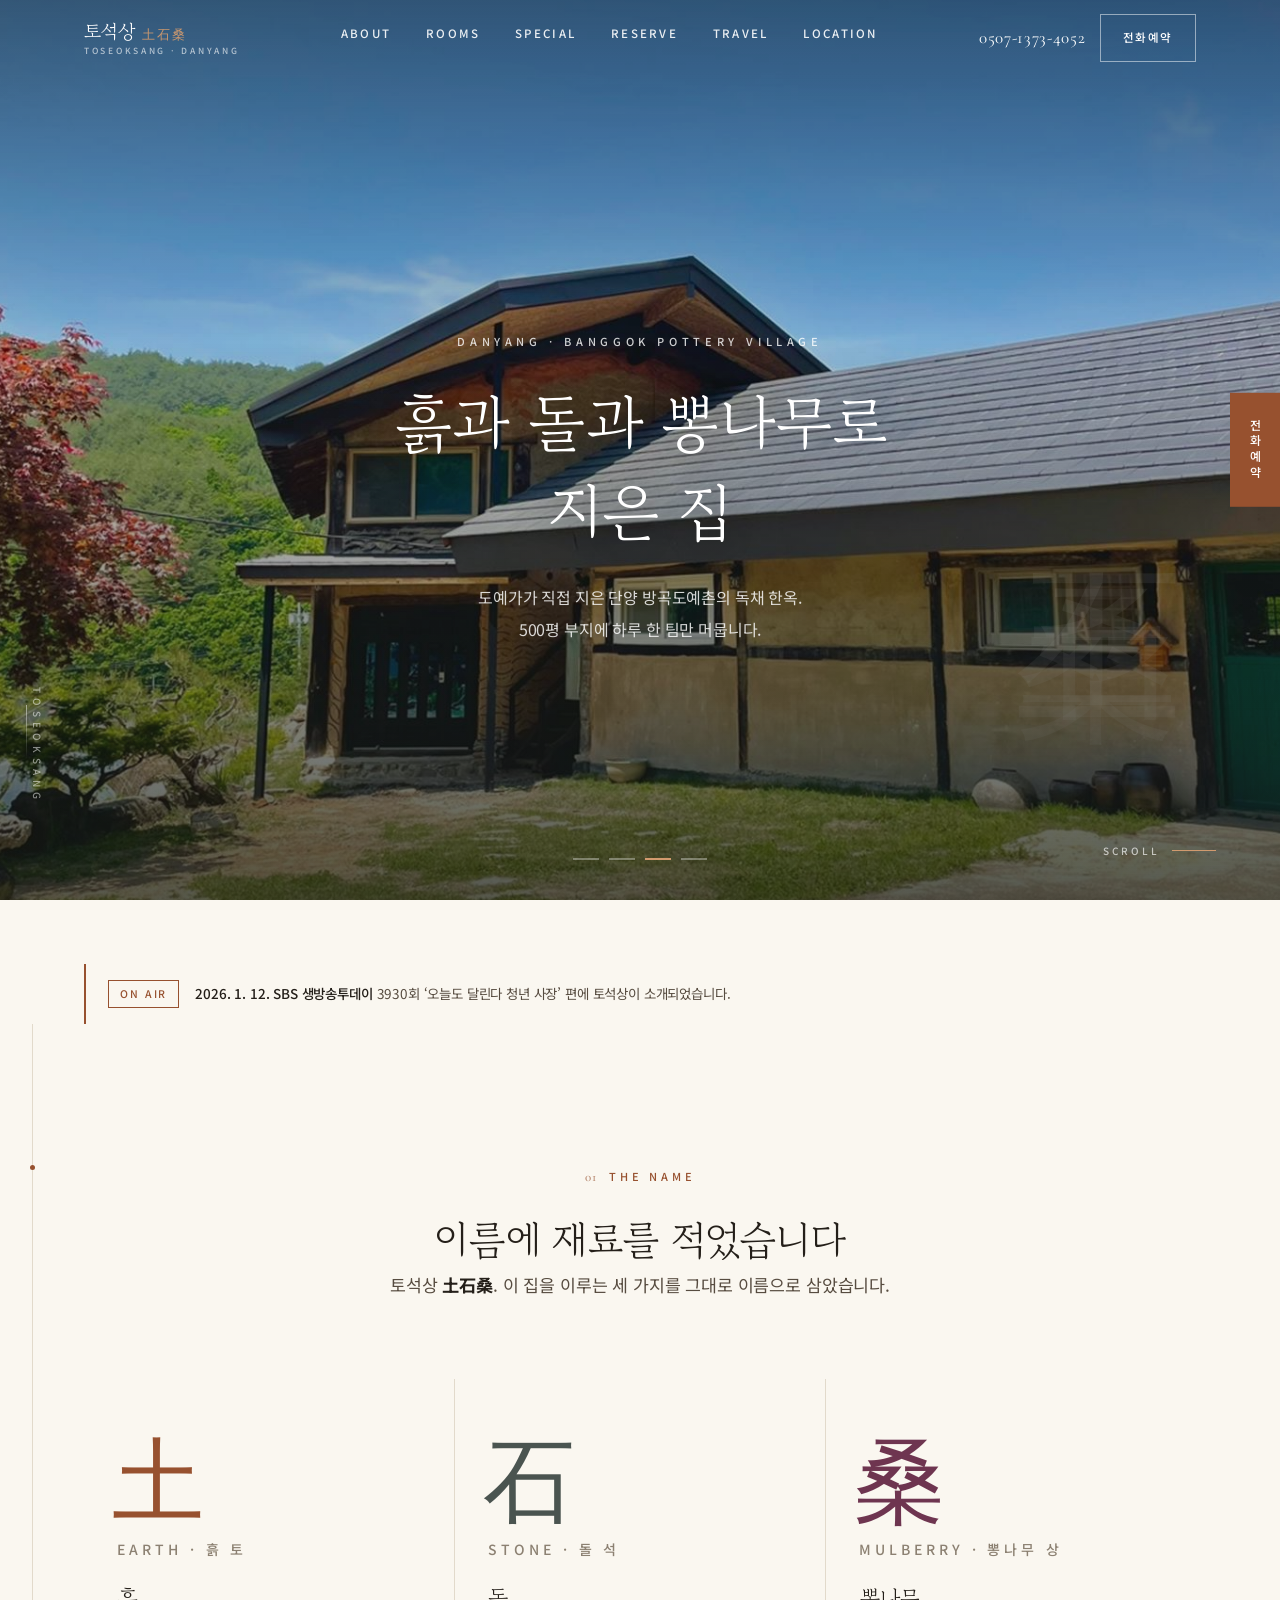
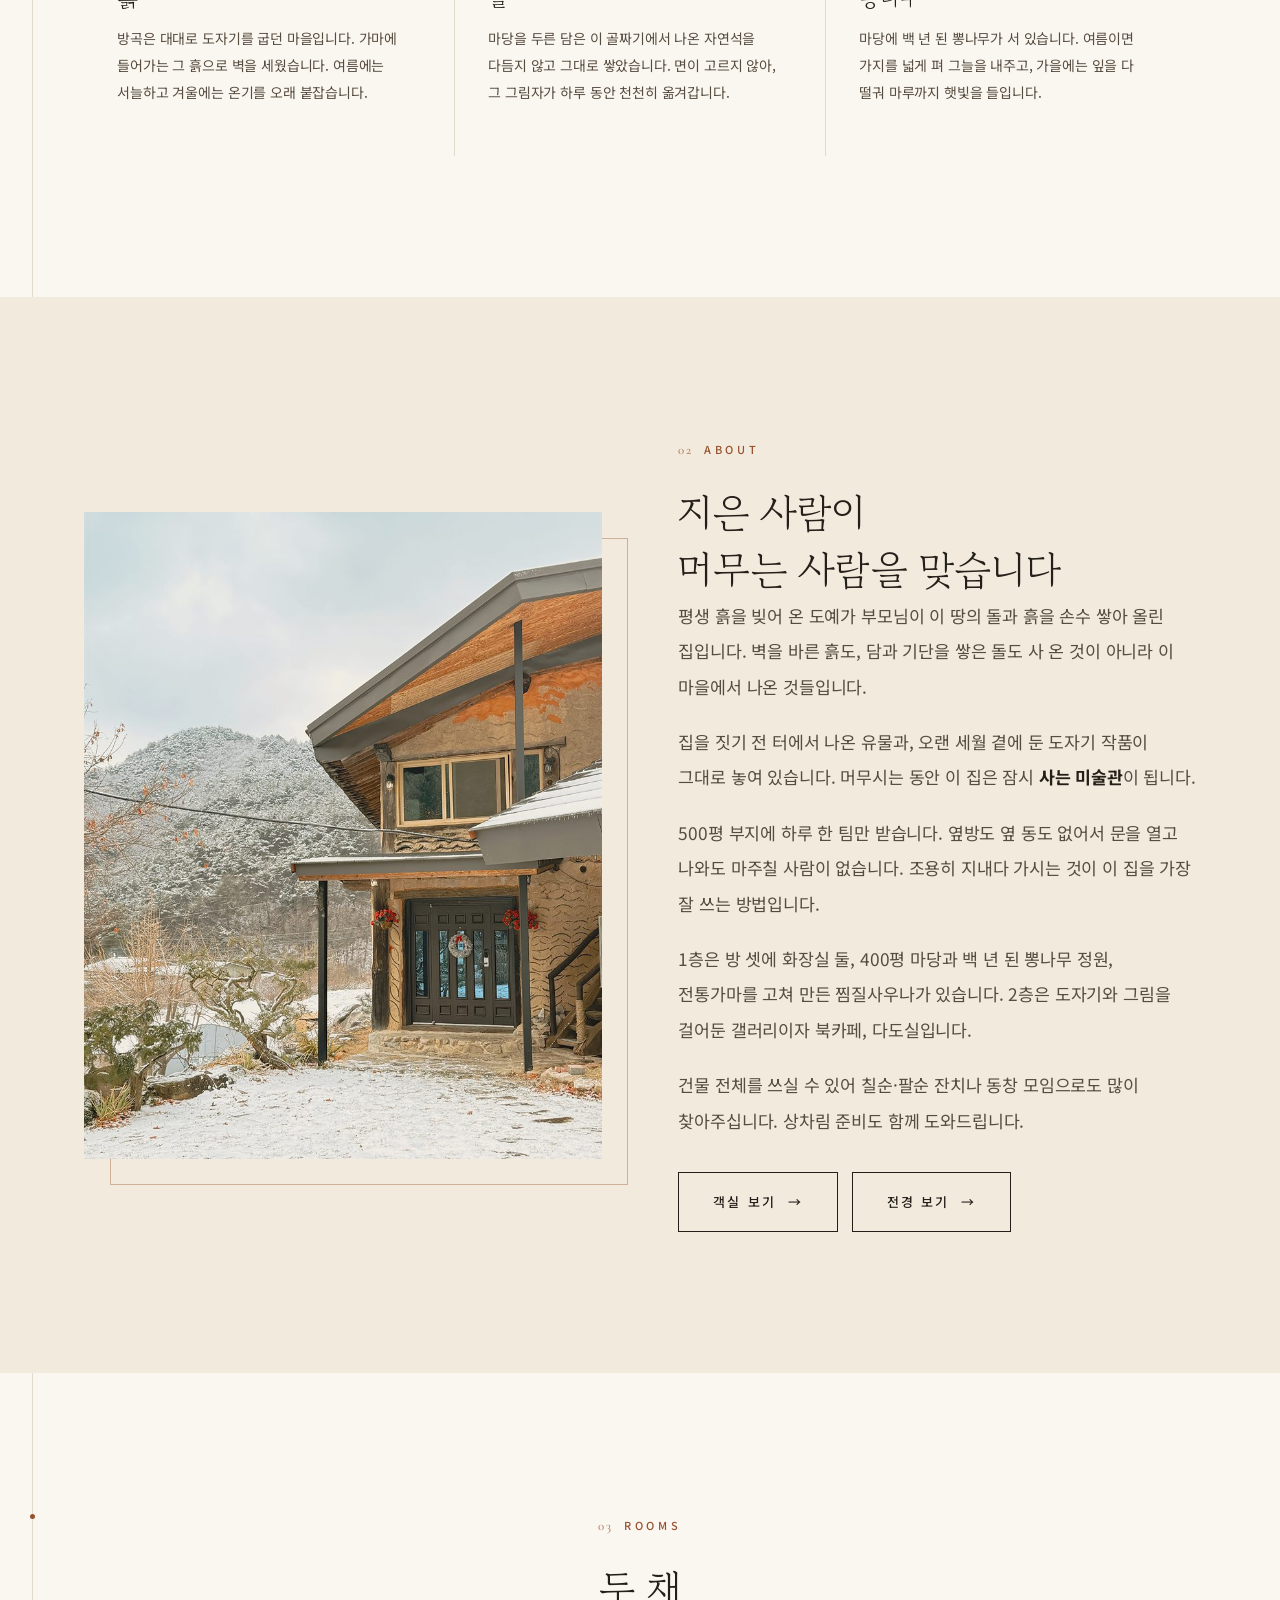
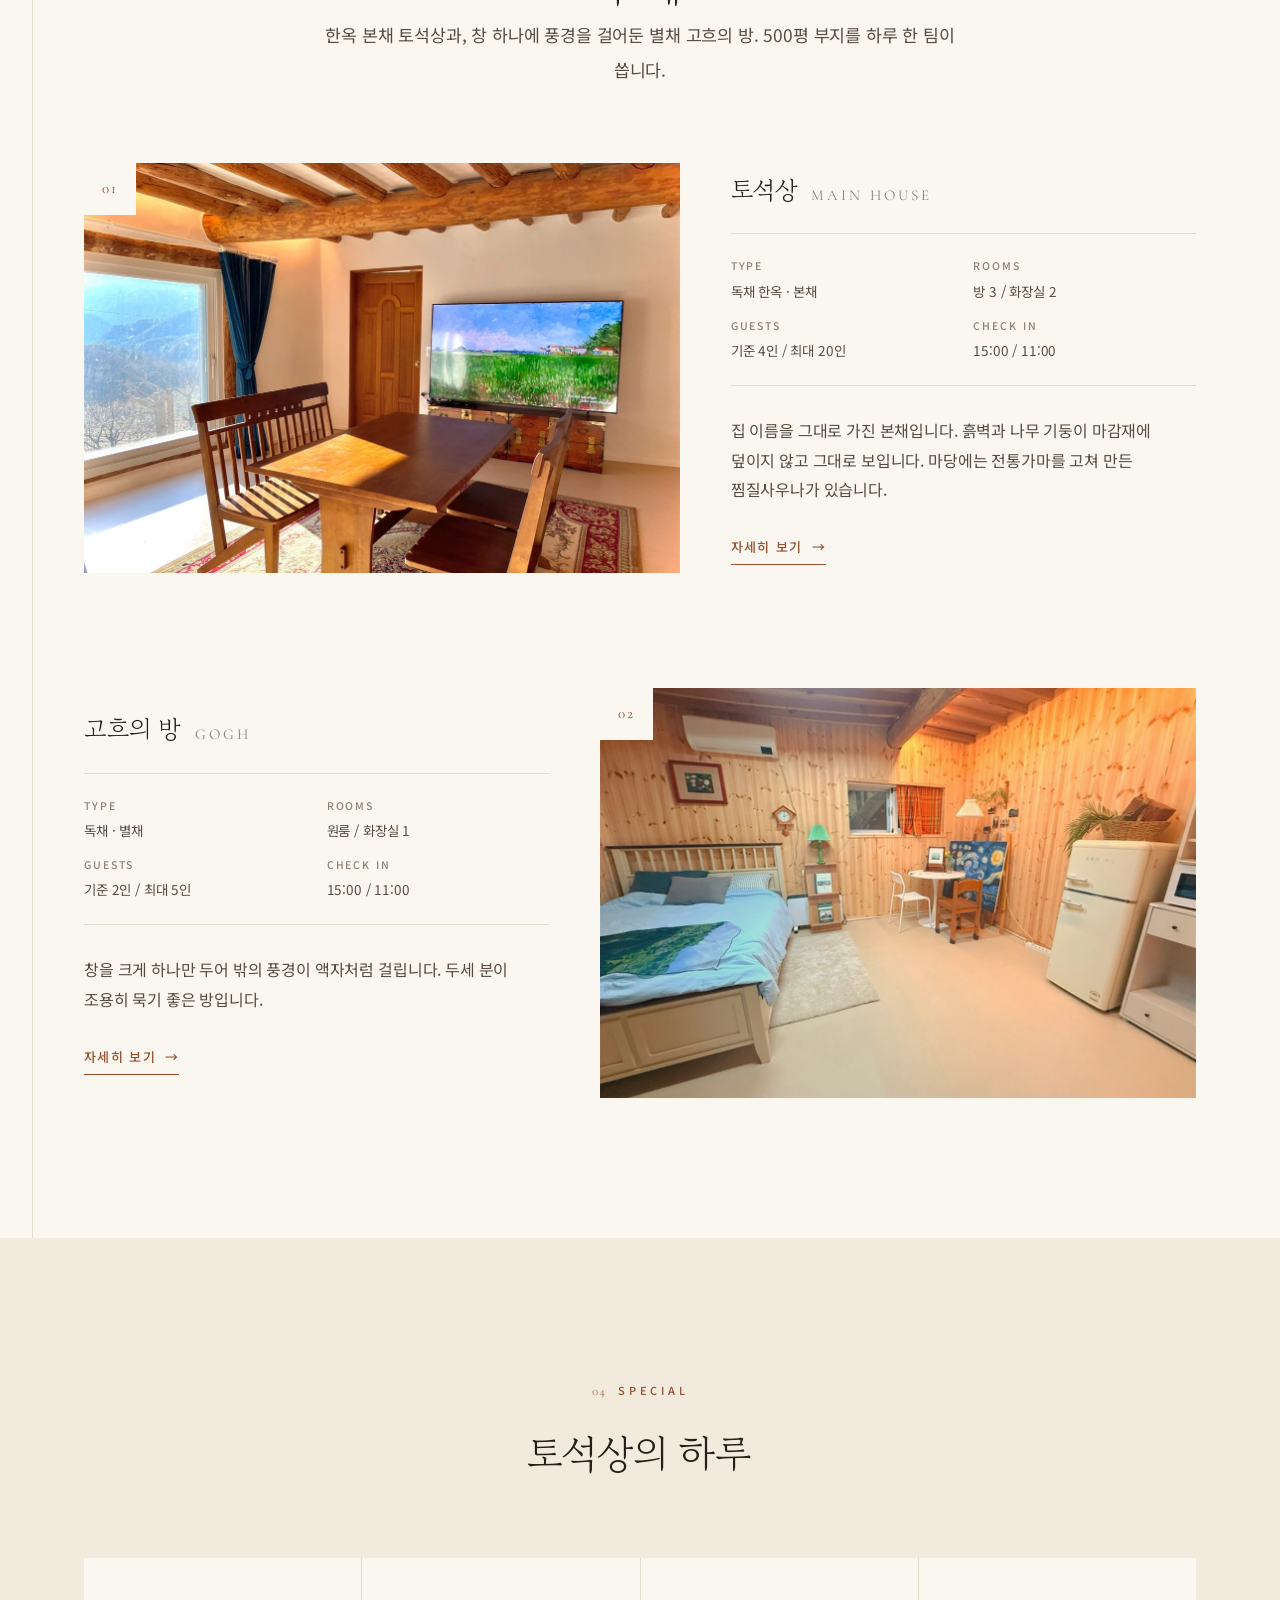
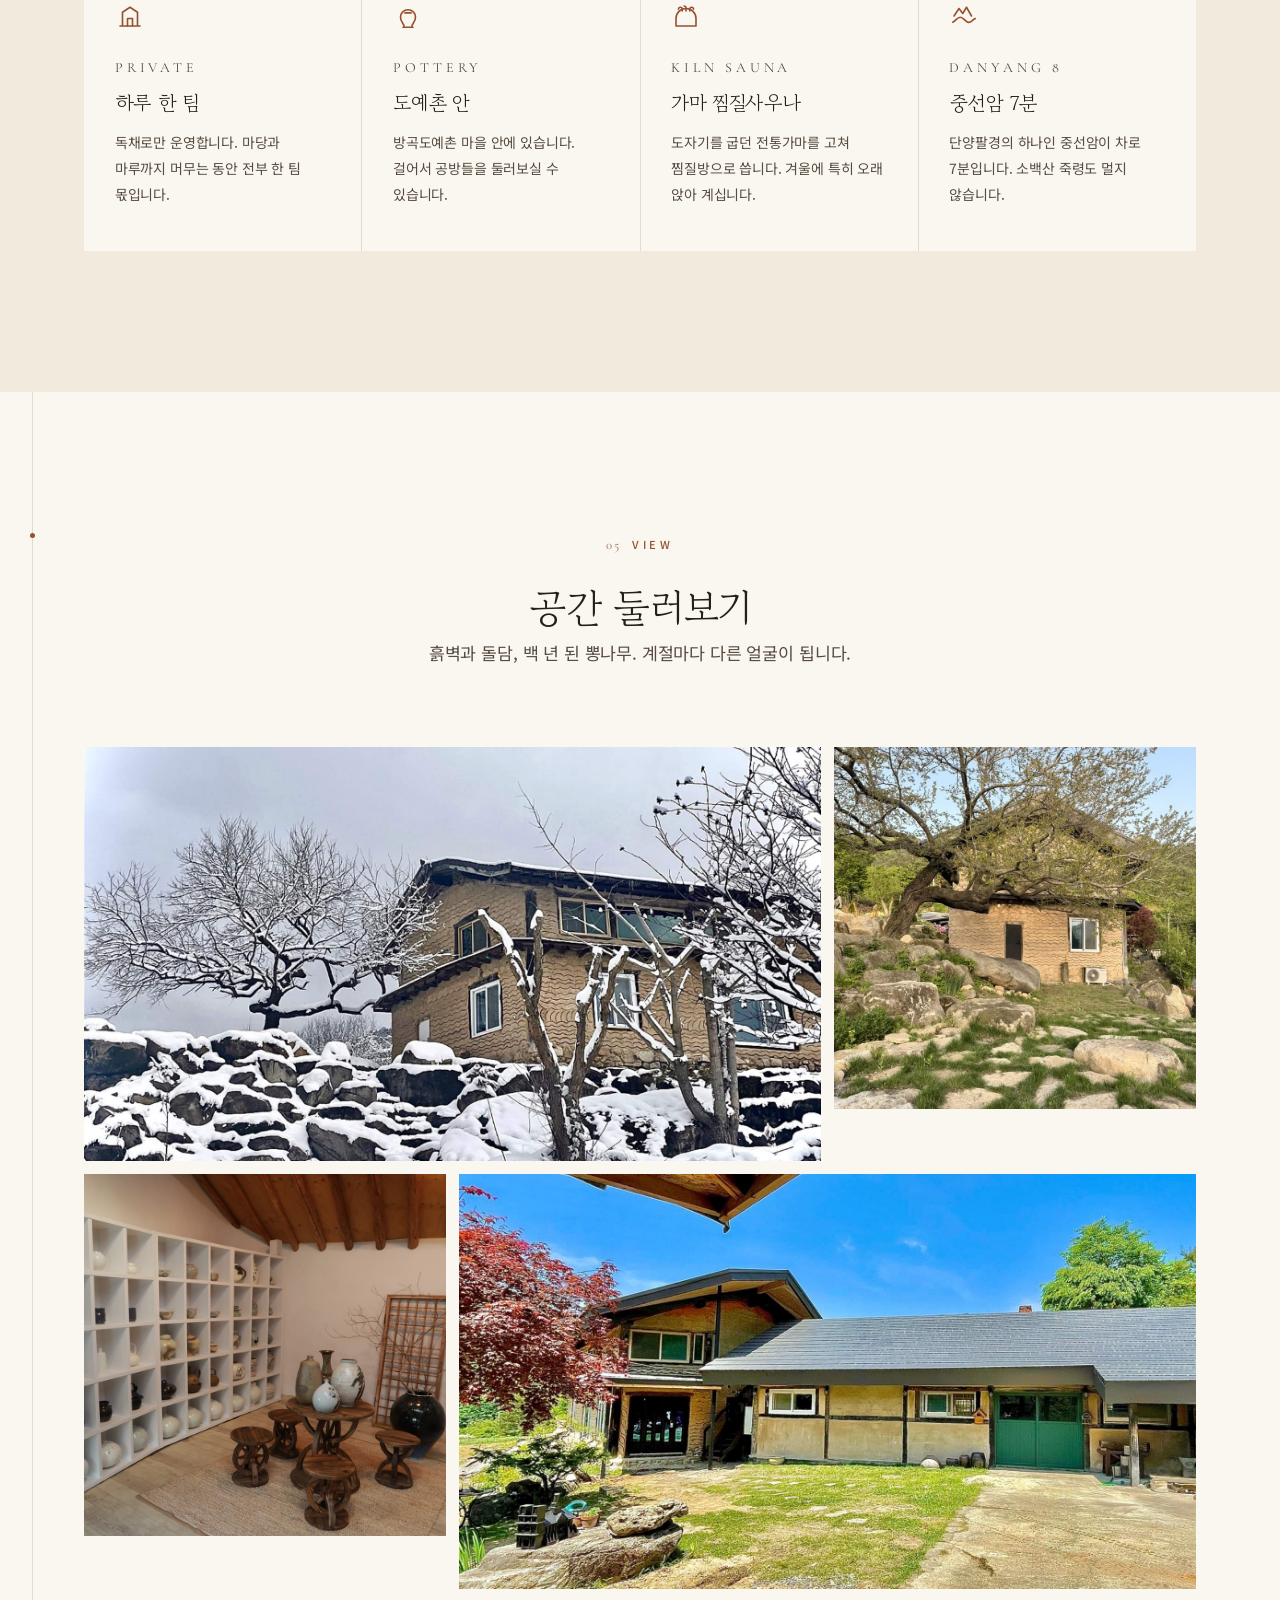
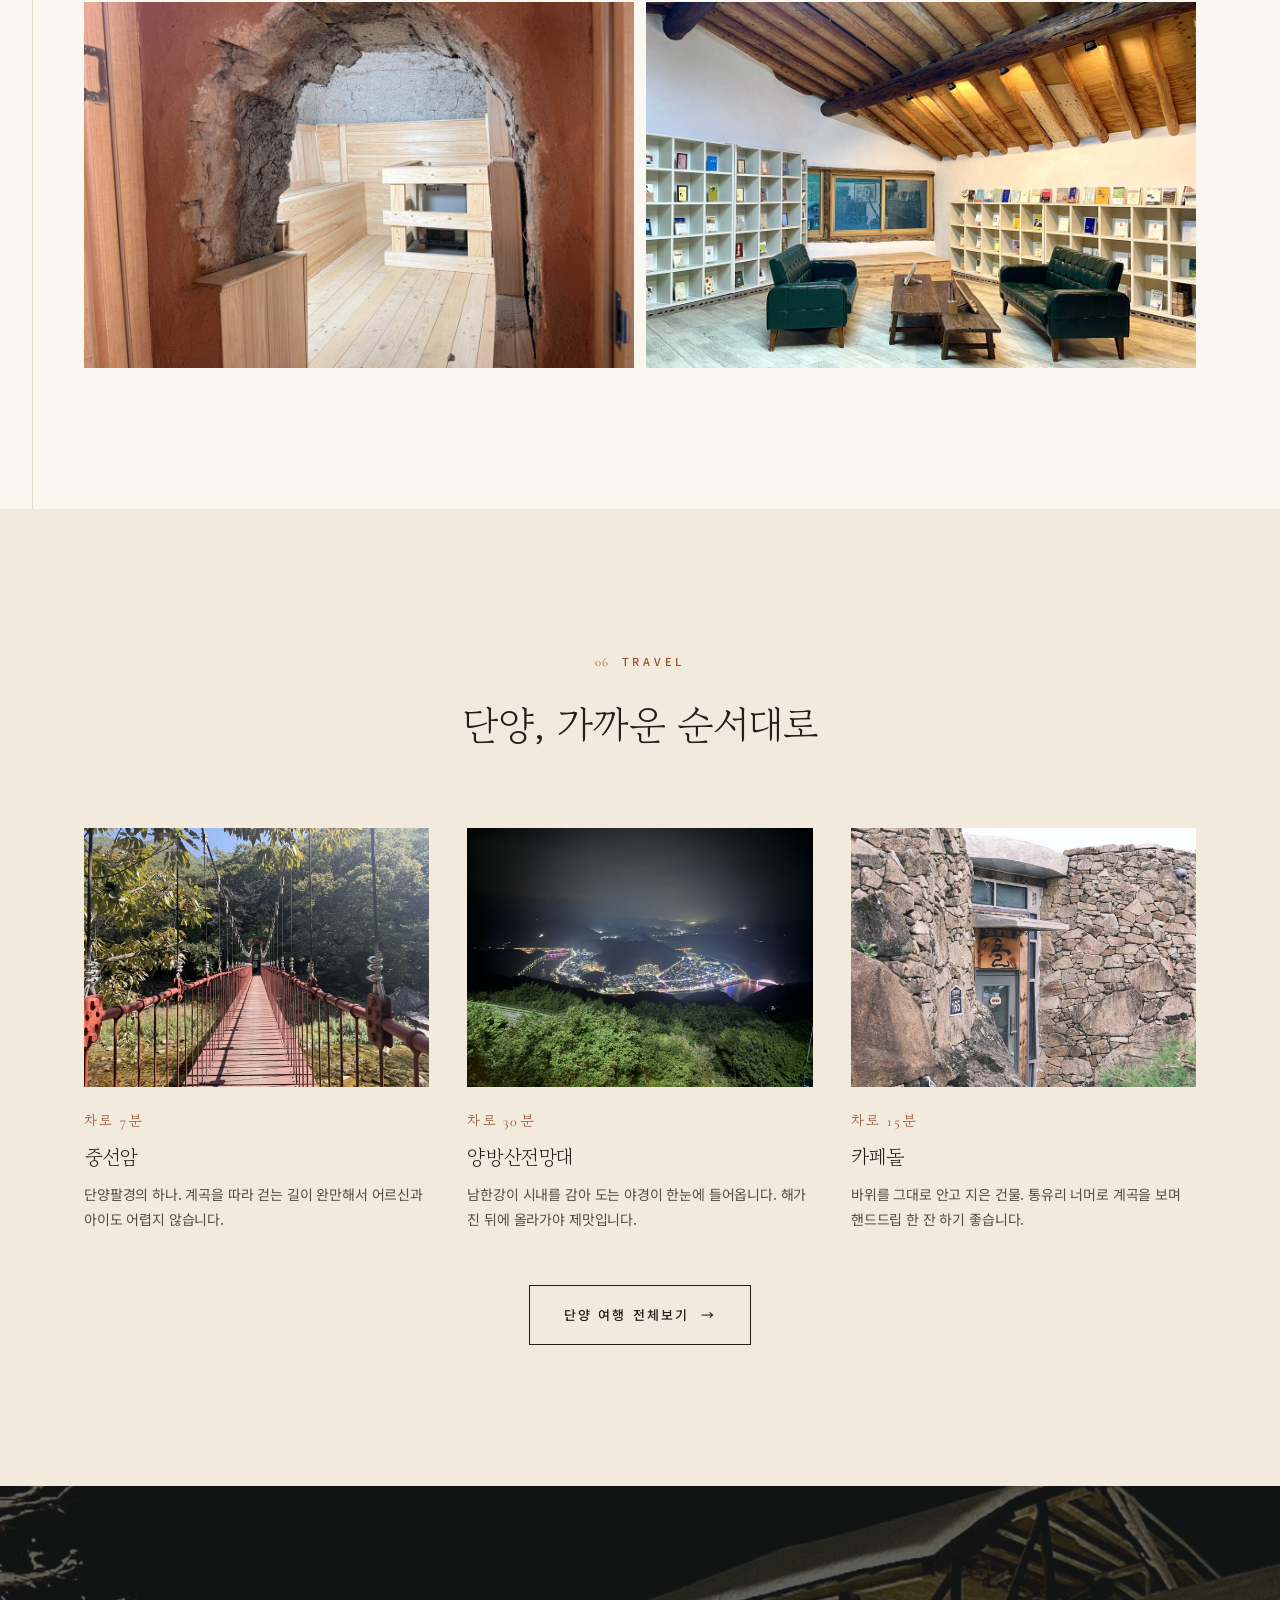
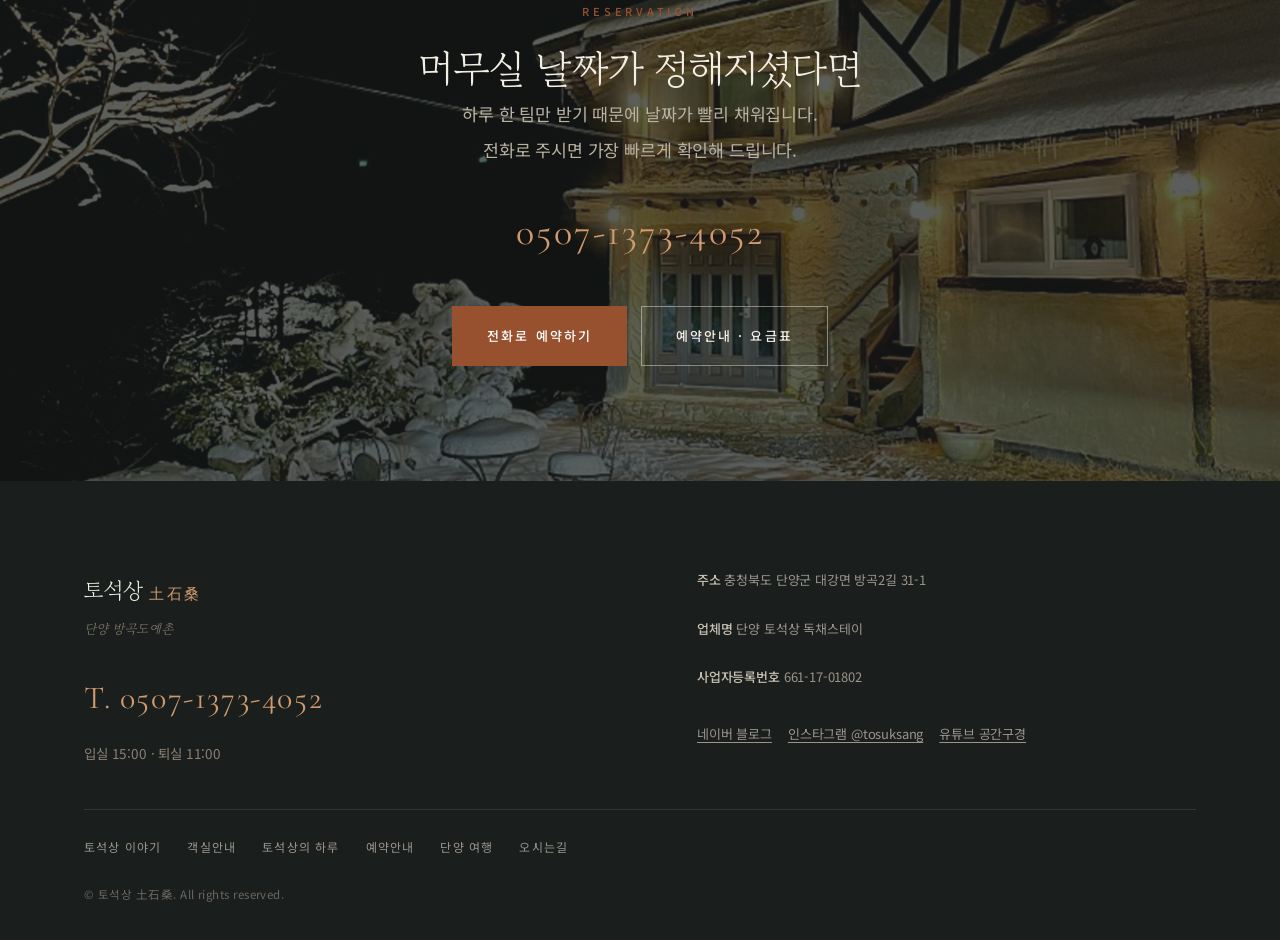
<file: index.html>
<!DOCTYPE html>
<html lang="ko">
<head>
<meta charset="utf-8">
<meta name="viewport" content="width=device-width, initial-scale=1">
<title>단양 독채펜션 토석상 土石桑 | 방곡도예촌 감성숙소</title>
<meta name="description" content="충북 단양 방곡도예촌에 있는 독채펜션 토석상(土石桑). 도예가가 직접 지은 흙집에서 한 팀만 머무는 하루. 중선암·소백산이 가까운 단양 감성숙소입니다.">
<meta name="keywords" content="단양독채펜션, 단양펜션, 토석상, 방곡도예촌, 단양감성숙소, 단양숙소추천, 소백산펜션, 중선암">
<link rel="canonical" href="https://5yomy.github.io/toseoksang/">
<meta property="og:type" content="website">
<meta property="og:title" content="단양 독채펜션 토석상 土石桑">
<meta property="og:description" content="흙과 돌과 뽕나무로 지은 집. 단양 방곡도예촌 독채펜션.">
<meta property="og:image" content="https://5yomy.github.io/toseoksang/images/hero-1.jpg">
<link rel="stylesheet" href="css/style.css">
</head>
<body>
<a class="skip" href="#main">본문으로 바로가기</a>

<!-- ================= 헤더 ================= -->
<header class="header">
  <div class="header__inner">
    <a class="logo" href="index.html">
      <span class="logo__kr">
        <span data-site="name">토석상</span>
        <b class="logo__cn" data-site="nameCn">土石桑</b>
      </span>
      <span class="logo__en">TOSEOKSANG · DANYANG</span>
    </a>

    <nav aria-label="주메뉴">
      <ul class="nav">
        <li>
          <a class="nav__top" href="index.html#about">ABOUT</a>
          <ul class="nav__sub">
            <li><a href="index.html#about">토석상 이야기</a></li>
            <li><a href="index.html#gallery">전경보기</a></li>
          </ul>
        </li>
        <li>
          <a class="nav__top" href="rooms.html">ROOMS</a>
          <ul class="nav__sub">
            <li><a href="rooms.html#main">토석상 (본채)</a></li>
            <li><a href="rooms.html#gogh">고흐의 방</a></li>
          </ul>
        </li>
        <li>
          <a class="nav__top" href="index.html#point">SPECIAL</a>
          <ul class="nav__sub">
            <li><a href="index.html#point">토석상의 하루</a></li>
            <li><a href="index.html#gallery">공간 둘러보기</a></li>
          </ul>
        </li>
        <li>
          <a class="nav__top" href="reservation.html">RESERVE</a>
          <ul class="nav__sub">
            <li><a href="reservation.html">예약안내 · 요금</a></li>
            <li><a href="#" data-book>전화예약</a></li>
          </ul>
        </li>
        <li>
          <a class="nav__top" href="travel.html">TRAVEL</a>
          <ul class="nav__sub">
            <li><a href="travel.html">단양 여행</a></li>
          </ul>
        </li>
        <li>
          <a class="nav__top" href="location.html">LOCATION</a>
          <ul class="nav__sub">
            <li><a href="location.html">오시는길</a></li>
          </ul>
        </li>
      </ul>
    </nav>

    <div class="header__cta">
      <a class="header__tel" data-tel href="#"><span data-site="phone">0507-1373-4052</span></a>
      <a class="header__book" data-book href="#">전화예약</a>
      <button class="burger" type="button" aria-expanded="false" aria-controls="drawer" aria-label="메뉴 열기">
        <span></span><span></span><span></span>
      </button>
    </div>
  </div>
</header>

<!-- ================= 모바일 메뉴 ================= -->
<div class="drawer" id="drawer" aria-hidden="true">
  <div class="drawer__group">
    <p class="drawer__label">About</p>
    <a href="index.html#about">토석상 이야기</a>
    <a href="index.html#gallery">전경보기</a>
  </div>
  <div class="drawer__group">
    <p class="drawer__label">Rooms</p>
    <a href="rooms.html#main">토석상 (본채)</a>
    <a href="rooms.html#gogh">고흐의 방</a>
  </div>
  <div class="drawer__group">
    <p class="drawer__label">Special</p>
    <a href="index.html#point">토석상의 하루</a>
  </div>
  <div class="drawer__group">
    <p class="drawer__label">Reserve</p>
    <a href="reservation.html">예약안내 · 요금</a>
    <a href="#" data-book>전화예약</a>
  </div>
  <div class="drawer__group">
    <p class="drawer__label">Travel &amp; Location</p>
    <a href="travel.html">단양 여행</a>
    <a href="location.html">오시는길</a>
  </div>
  <div class="drawer__foot">
    <a class="btn btn--gold" data-tel href="#">전화문의 <span data-site="phone">0507-1373-4052</span></a>
    <a class="btn" data-navermap href="#">네이버 지도 보기</a>
    <a class="btn" data-blog href="#">네이버 블로그</a>
  </div>
</div>

<main id="main">

  <!-- ================= 히어로 ================= -->
  <section class="hero">
    <div class="hero__slides">
      <div class="hero__slide">
        <img src="images/hero-1.jpg" alt="방곡도예촌 숲에 자리한 토석상 흙집 외관" data-ph="펜션 외부 전경">
      </div>
      <div class="hero__slide">
        <img src="images/hero-2.jpg" alt="흙벽과 나무 기둥이 드러난 본채 내부" data-ph="본채 내부">
      </div>
      <div class="hero__slide">
        <img src="images/hero-3.jpg" alt="마당에서 바라본 소백산 능선" data-ph="마당 · 산 전망">
      </div>
      <div class="hero__slide">
        <img src="images/hero-4.jpg" alt="해가 진 뒤 등이 켜진 토석상의 저녁" data-ph="저녁 풍경">
      </div>
    </div>

    <p class="hero__seal" aria-hidden="true" data-site="nameCn">土石桑</p>

    <div class="hero__body">
      <p class="hero__eyebrow">DANYANG · BANGGOK POTTERY VILLAGE</p>
      <h1 class="hero__title">
        흙과 돌과 뽕나무로<br>
        지은 집
      </h1>
      <p class="hero__sub">
        도예가가 직접 지은 단양 방곡도예촌의 독채 한옥.<br>
        500평 부지에 하루 한 팀만 머뭅니다.
      </p>
    </div>

    <p class="hero__rail">TOSEOKSANG</p>
    <div class="hero__dots" role="tablist" aria-label="배경 사진 선택"></div>
    <p class="hero__scroll">Scroll <i></i></p>
  </section>

  <!-- ================= 방송 소개 띠 ================= -->
  <div class="wrap" style="margin-top:0">
    <div class="ribbon" style="margin-top:clamp(40px,5vw,72px)">
      <span class="tag">On air</span>
      <span><b>2026. 1. 12. SBS 생방송투데이</b> 3930회 &lsquo;오늘도 달린다 청년 사장&rsquo; 편에 토석상이 소개되었습니다.</span>
    </div>
  </div>

  <!-- ================= 이름 풀이 ================= -->
  <section class="section" id="about">
    <span class="spine"></span>
    <div class="wrap">
      <div class="section-head center rv">
        <span class="eyebrow"><span class="num">01</span>The name</span>
        <h2 class="h-section">이름에 재료를 적었습니다</h2>
        <span class="rule center"></span>
        <p class="lead">
          토석상 <b style="color:var(--ink)">土石桑</b>. 이 집을 이루는 세 가지를
          그대로 이름으로 삼았습니다.
        </p>
      </div>

      <div class="trigram rv rv-d1">
        <article>
          <p class="trigram__char">土</p>
          <p class="trigram__read">Earth · 흙 토</p>
          <h3>흙</h3>
          <p>
            방곡은 대대로 도자기를 굽던 마을입니다. 가마에 들어가는 그 흙으로
            벽을 세웠습니다. 여름에는 서늘하고 겨울에는 온기를 오래 붙잡습니다.
          </p>
        </article>
        <article>
          <p class="trigram__char">石</p>
          <p class="trigram__read">Stone · 돌 석</p>
          <h3>돌</h3>
          <p>
            마당을 두른 담은 이 골짜기에서 나온 자연석을 다듬지 않고
            그대로 쌓았습니다. 면이 고르지 않아, 그 그림자가 하루 동안
            천천히 옮겨갑니다.
          </p>
        </article>
        <article>
          <p class="trigram__char">桑</p>
          <p class="trigram__read">Mulberry · 뽕나무 상</p>
          <h3>뽕나무</h3>
          <p>
            마당에 백 년 된 뽕나무가 서 있습니다. 여름이면 가지를 넓게
            펴 그늘을 내주고, 가을에는 잎을 다 떨궈 마루까지 햇빛을 들입니다.
          </p>
        </article>
      </div>
    </div>
  </section>

  <!-- ================= 소개 ================= -->
  <section class="section section--paper2">
    <div class="wrap">
      <div class="intro">
        <div class="intro__media rv">
          <div class="frame">
            <img src="images/about.jpg" alt="흙벽과 돌담이 보이는 토석상 전경" data-ph="펜션 소개 사진">
          </div>
        </div>
        <div class="intro__body rv rv-d1">
          <span class="eyebrow"><span class="num">02</span>About</span>
          <h2 class="h-section">지은 사람이<br>머무는 사람을 맞습니다</h2>
          <span class="rule"></span>
          <p class="lead">
            평생 흙을 빚어 온 도예가 부모님이 이 땅의 돌과 흙을 손수 쌓아
            올린 집입니다. 벽을 바른 흙도, 담과 기단을 쌓은 돌도
            사 온 것이 아니라 이 마을에서 나온 것들입니다.
          </p>
          <p class="lead">
            집을 짓기 전 터에서 나온 유물과, 오랜 세월 곁에 둔 도자기 작품이
            그대로 놓여 있습니다. 머무시는 동안 이 집은 잠시
            <b style="color:var(--ink)">사는 미술관</b>이 됩니다.
          </p>
          <p class="lead">
            500평 부지에 하루 한 팀만 받습니다. 옆방도 옆 동도 없어서
            문을 열고 나와도 마주칠 사람이 없습니다. 조용히 지내다
            가시는 것이 이 집을 가장 잘 쓰는 방법입니다.
          </p>
          <p class="lead">
            1층은 방 셋에 화장실 둘, 400평 마당과 백 년 된 뽕나무 정원,
            전통가마를 고쳐 만든 찜질사우나가 있습니다. 2층은 도자기와
            그림을 걸어둔 갤러리이자 북카페, 다도실입니다.
          </p>
          <p class="lead">
            건물 전체를 쓰실 수 있어 칠순·팔순 잔치나 동창 모임으로도
            많이 찾아주십니다. 상차림 준비도 함께 도와드립니다.
          </p>
          <div style="margin-top:34px; display:flex; gap:14px; flex-wrap:wrap;">
            <a class="btn" href="rooms.html">객실 보기 <span class="arw">→</span></a>
            <a class="btn" href="#gallery">전경 보기 <span class="arw">→</span></a>
          </div>
        </div>
      </div>
    </div>
  </section>

  <!-- ================= 객실 ================= -->
  <section class="section" id="rooms">
    <span class="spine"></span>
    <div class="wrap">
      <div class="section-head center rv">
        <span class="eyebrow"><span class="num">03</span>Rooms</span>
        <h2 class="h-section">두 채</h2>
        <span class="rule center"></span>
        <p class="lead">
          한옥 본채 토석상과, 창 하나에 풍경을 걸어둔 별채 고흐의 방.
          500평 부지를 하루 한 팀이 씁니다.
        </p>
      </div>

      <div class="rooms">
        <article class="room rv">
          <a class="room__media" href="rooms.html#main">
            <img src="images/room-main.jpg" alt="본채 토석상 한옥 내부" data-ph="본채 · 토석상">
            <span class="room__no">01</span>
          </a>
          <div class="room__body">
            <h3 class="h-sub room__name">토석상 <span class="en">Main house</span></h3>
            <dl class="room__spec">
              <div><dt>Type</dt><dd>독채 한옥 · 본채</dd></div>
              <div><dt>Rooms</dt><dd>방 3 / 화장실 2</dd></div>
              <div><dt>Guests</dt><dd>기준 4인 / 최대 20인</dd></div>
              <div><dt>Check in</dt><dd><span data-site="checkIn">15:00</span> / <span data-site="checkOut">11:00</span></dd></div>
            </dl>
            <p>집 이름을 그대로 가진 본채입니다. 흙벽과 나무 기둥이 마감재에 덮이지 않고 그대로 보입니다. 마당에는 전통가마를 고쳐 만든 찜질사우나가 있습니다.</p>
            <p style="margin-top:26px"><a class="tlink" href="rooms.html#main">자세히 보기 <span class="arw">→</span></a></p>
          </div>
        </article>

        <article class="room rv">
          <a class="room__media" href="rooms.html#gogh">
            <img src="images/room-gogh.jpg" alt="고흐의 방 내부" data-ph="고흐의 방">
            <span class="room__no">02</span>
          </a>
          <div class="room__body">
            <h3 class="h-sub room__name">고흐의 방 <span class="en">Gogh</span></h3>
            <dl class="room__spec">
              <div><dt>Type</dt><dd>독채 · 별채</dd></div>
              <div><dt>Rooms</dt><dd>원룸 / 화장실 1</dd></div>
              <div><dt>Guests</dt><dd>기준 2인 / 최대 5인</dd></div>
              <div><dt>Check in</dt><dd><span data-site="checkIn">15:00</span> / <span data-site="checkOut">11:00</span></dd></div>
            </dl>
            <p>창을 크게 하나만 두어 밖의 풍경이 액자처럼 걸립니다. 두세 분이 조용히 묵기 좋은 방입니다.</p>
            <p style="margin-top:26px"><a class="tlink" href="rooms.html#gogh">자세히 보기 <span class="arw">→</span></a></p>
          </div>
        </article>
      </div>
    </div>
  </section>

  <!-- ================= 특장점 ================= -->
  <section class="section section--paper2" id="point">
    <div class="wrap">
      <div class="section-head center rv">
        <span class="eyebrow"><span class="num">04</span>Special</span>
        <h2 class="h-section">토석상의 하루</h2>
        <span class="rule center"></span>
      </div>

      <div class="points rv rv-d1">
        <article class="point">
          <div class="point__ico" aria-hidden="true">
            <svg viewBox="0 0 24 24" fill="none" stroke="currentColor" stroke-width="1.3" stroke-linecap="round" stroke-linejoin="round">
              <path d="M4 20h16M6 20V9l6-4 6 4v11"/><path d="M10 20v-6h4v6"/>
            </svg>
          </div>
          <p class="point__en">Private</p>
          <h3>하루 한 팀</h3>
          <p>독채로만 운영합니다. 마당과 마루까지 머무는 동안 전부 한 팀 몫입니다.</p>
        </article>

        <article class="point">
          <div class="point__ico" aria-hidden="true">
            <svg viewBox="0 0 24 24" fill="none" stroke="currentColor" stroke-width="1.3" stroke-linecap="round" stroke-linejoin="round">
              <path d="M8 21h8M9 21c0-3-3-4-3-8a6 6 0 0 1 12 0c0 4-3 5-3 8"/><path d="M9.5 9.5h5"/>
            </svg>
          </div>
          <p class="point__en">Pottery</p>
          <h3>도예촌 안</h3>
          <p>방곡도예촌 마을 안에 있습니다. 걸어서 공방들을 둘러보실 수 있습니다.</p>
        </article>

        <article class="point">
          <div class="point__ico" aria-hidden="true">
            <svg viewBox="0 0 24 24" fill="none" stroke="currentColor" stroke-width="1.3" stroke-linecap="round" stroke-linejoin="round">
              <path d="M4 20h16v-6a8 8 0 0 0-16 0Z"/><path d="M9 8V6.5a1.5 1.5 0 0 0-3 0"/><path d="M15 8V6.5a1.5 1.5 0 0 1 3 0"/><path d="M12 8V5.5a1.5 1.5 0 0 0-1.5-1.5"/>
            </svg>
          </div>
          <p class="point__en">Kiln sauna</p>
          <h3>가마 찜질사우나</h3>
          <p>도자기를 굽던 전통가마를 고쳐 찜질방으로 씁니다. 겨울에 특히 오래 앉아 계십니다.</p>
        </article>

        <article class="point">
          <div class="point__ico" aria-hidden="true">
            <svg viewBox="0 0 24 24" fill="none" stroke="currentColor" stroke-width="1.3" stroke-linecap="round" stroke-linejoin="round">
              <path d="M3 17c2.5-1 3.5-4 6-4s3.5 3 6 4 3.5-2 6-3"/><path d="M4 12l4-6 3 4 3-5 4 7"/>
            </svg>
          </div>
          <p class="point__en">Danyang 8</p>
          <h3>중선암 7분</h3>
          <p>단양팔경의 하나인 중선암이 차로 7분입니다. 소백산 죽령도 멀지 않습니다.</p>
        </article>
      </div>
    </div>
  </section>

  <!-- ================= 전경 갤러리 ================= -->
  <section class="section" id="gallery">
    <span class="spine"></span>
    <div class="wrap">
      <div class="section-head center rv">
        <span class="eyebrow"><span class="num">05</span>View</span>
        <h2 class="h-section">공간 둘러보기</h2>
        <span class="rule center"></span>
        <p class="lead">흙벽과 돌담, 백 년 된 뽕나무. 계절마다 다른 얼굴이 됩니다.</p>
      </div>

      <div class="gallery rv rv-d1">
        <a class="g-8" href="#gallery"><img src="images/gallery-1.jpg" alt="눈 내린 마당과 자연석 돌담" data-ph="전경 1"></a>
        <a class="g-4" href="#gallery"><img src="images/gallery-2.jpg" alt="백 년 된 뽕나무가 그늘을 드리운 정원" data-ph="전경 2"></a>
        <a class="g-4" href="#gallery"><img src="images/gallery-3.jpg" alt="2층 갤러리에 놓인 도자기" data-ph="전경 3"></a>
        <a class="g-8" href="#gallery"><img src="images/gallery-4.jpg" alt="해 질 무렵의 야외 바베큐장" data-ph="전경 4"></a>
        <a class="g-6" href="#gallery"><img src="images/gallery-5.jpg" alt="전통가마를 고쳐 만든 찜질사우나 입구" data-ph="전경 5"></a>
        <a class="g-6" href="#gallery"><img src="images/gallery-6.jpg" alt="2층 북카페와 다도실" data-ph="전경 6"></a>
      </div>
    </div>
  </section>

  <!-- ================= 여행지 미리보기 ================= -->
  <section class="section section--paper2" id="travel">
    <div class="wrap">
      <div class="section-head center rv">
        <span class="eyebrow"><span class="num">06</span>Travel</span>
        <h2 class="h-section">단양, 가까운 순서대로</h2>
        <span class="rule center"></span>
      </div>

      <div class="spots rv rv-d1">
        <article class="spot">
          <div class="spot__media"><img src="images/travel-1.jpg" alt="중선암 계곡을 건너는 붉은 출렁다리" data-ph="중선암" data-ph-light></div>
          <p class="spot__dist">차로 7분</p>
          <h3>중선암</h3>
          <p>단양팔경의 하나. 계곡을 따라 걷는 길이 완만해서 어르신과 아이도 어렵지 않습니다.</p>
        </article>
        <article class="spot">
          <div class="spot__media"><img src="images/travel-2.jpg" alt="양방산전망대에서 내려다본 단양 야경" data-ph="양방산전망대" data-ph-light></div>
          <p class="spot__dist">차로 30분</p>
          <h3>양방산전망대</h3>
          <p>남한강이 시내를 감아 도는 야경이 한눈에 들어옵니다. 해가 진 뒤에 올라가야 제맛입니다.</p>
        </article>
        <article class="spot">
          <div class="spot__media"><img src="images/travel-3.jpg" alt="돌로 지은 카페돌 외관" data-ph="카페돌" data-ph-light></div>
          <p class="spot__dist">차로 15분</p>
          <h3>카페돌</h3>
          <p>바위를 그대로 안고 지은 건물. 통유리 너머로 계곡을 보며 핸드드립 한 잔 하기 좋습니다.</p>
        </article>
      </div>

      <p class="center" style="margin-top:52px"><a class="btn" href="travel.html">단양 여행 전체보기 <span class="arw">→</span></a></p>
    </div>
  </section>

  <!-- ================= 예약 CTA ================= -->
  <section class="cta">
    <img src="images/cta.jpg" alt="" data-ph="예약 안내 배경" aria-hidden="true">
    <div class="cta__body wrap">
      <p class="eyebrow center" style="margin-bottom:18px">Reservation</p>
      <h2 class="h-section" style="color:#F4EFE4">머무실 날짜가 정해지셨다면</h2>
      <span class="rule center"></span>
      <p class="lead" style="color:#B9B1A2">
        하루 한 팀만 받기 때문에 날짜가 빨리 채워집니다.<br>
        전화로 주시면 가장 빠르게 확인해 드립니다.
      </p>
      <a class="cta__tel" data-tel href="#"><span data-site="phone">0507-1373-4052</span></a>
      <div class="cta__actions">
        <a class="btn btn--gold" data-book href="#">전화로 예약하기</a>
        <a class="btn btn--light" href="reservation.html">예약안내 · 요금표</a>
      </div>
    </div>
  </section>

</main>

<!-- ================= 푸터 ================= -->
<footer class="footer">
  <div class="wrap">
    <div class="footer__top">
      <div>
        <p class="footer__logo">
          <span data-site="name">토석상</span>
          <span style="font-size:15px; letter-spacing:.16em; color:var(--clay-lit)" data-site="nameCn">土石桑</span>
        </p>
        <span class="latin" data-site="region">단양 방곡도예촌</span>
        <a class="footer__tel" data-tel href="#">T. <span data-site="phone">0507-1373-4052</span></a>
        <p class="small" style="margin-top:14px">
          입실 <span data-site="checkIn">15:00</span> · 퇴실 <span data-site="checkOut">11:00</span>
        </p>
      </div>
      <dl class="footer__biz">
        <div><b>주소</b> <span data-site="address">주소를 입력하세요</span></div>
        <div><b>업체명</b> <span data-site="company">토석상</span></div>
        <div><b>사업자등록번호</b> <span data-site="bizNo">000-00-00000</span></div>
        <div style="margin-top:8px; display:flex; gap:16px"><a data-blog href="#" style="text-decoration:underline; text-underline-offset:3px">네이버 블로그</a><a data-insta href="#" style="text-decoration:underline; text-underline-offset:3px">인스타그램 @tosuksang</a><a data-youtube href="#" style="text-decoration:underline; text-underline-offset:3px">유튜브 공간구경</a></div>
      </dl>
    </div>

    <nav class="footer__nav" aria-label="하단 메뉴">
      <a href="index.html#about">토석상 이야기</a>
      <a href="rooms.html">객실안내</a>
      <a href="index.html#point">토석상의 하루</a>
      <a href="reservation.html">예약안내</a>
      <a href="travel.html">단양 여행</a>
      <a href="location.html">오시는길</a>
    </nav>

    <p class="footer__copy">© <span data-site="name">토석상</span> 土石桑. All rights reserved.</p>
  </div>
</footer>

<div class="float-book">
  <a data-book href="#">전화예약</a>
  
</div>

<script src="js/site-config.js"></script>
<script src="js/main.js"></script>
</body>
</html>
</file>
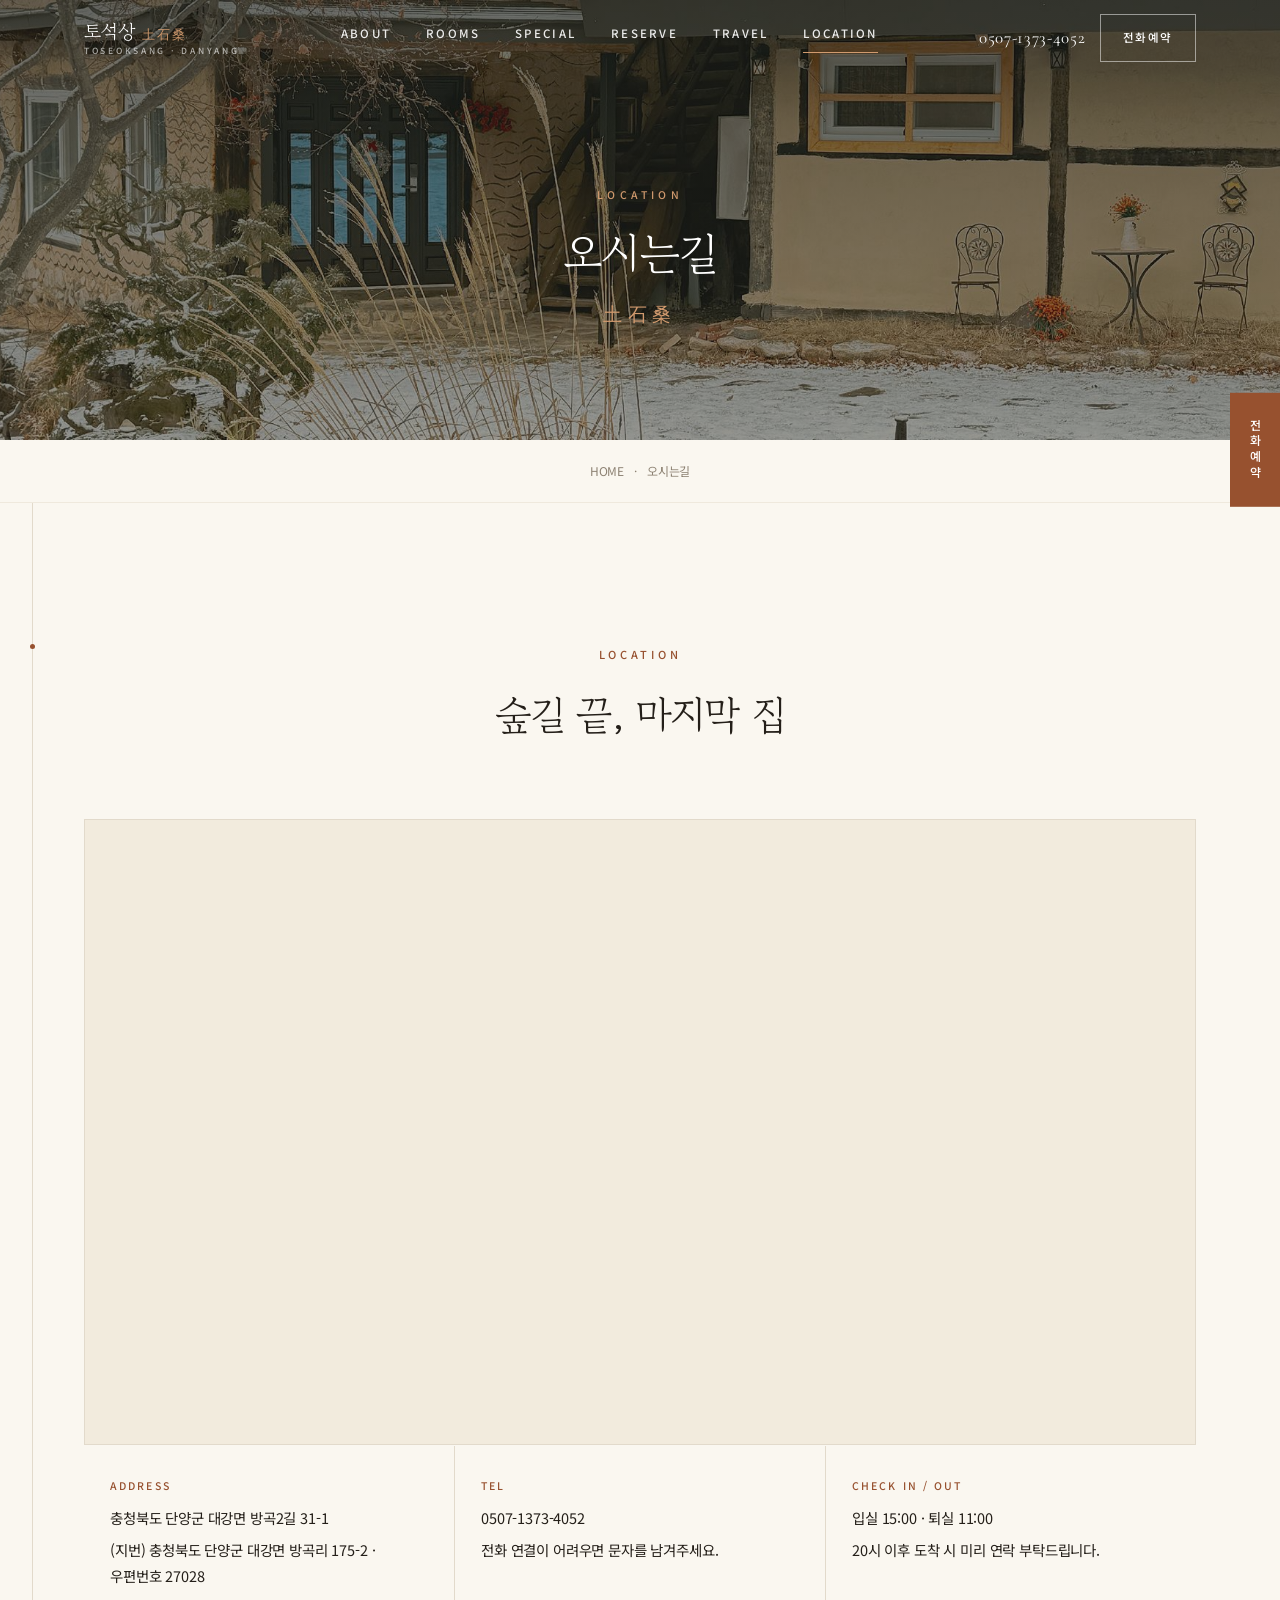
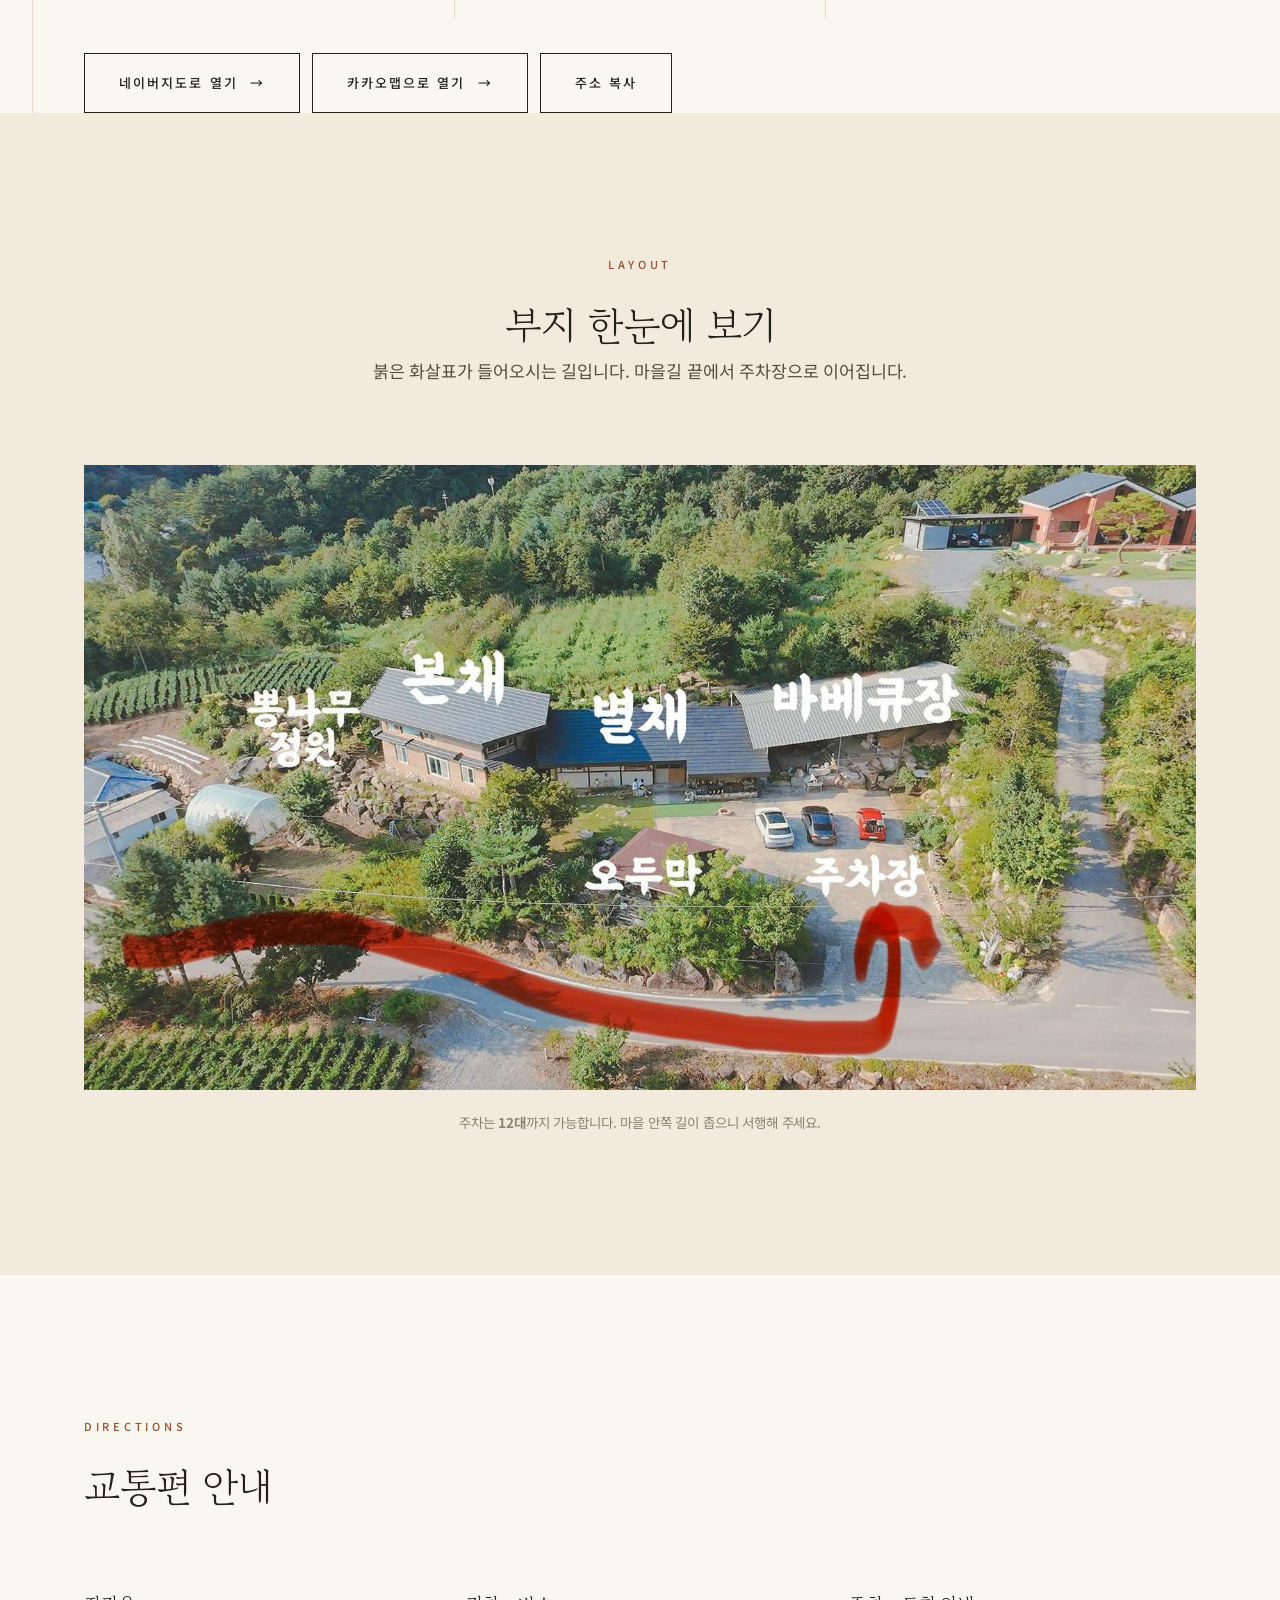
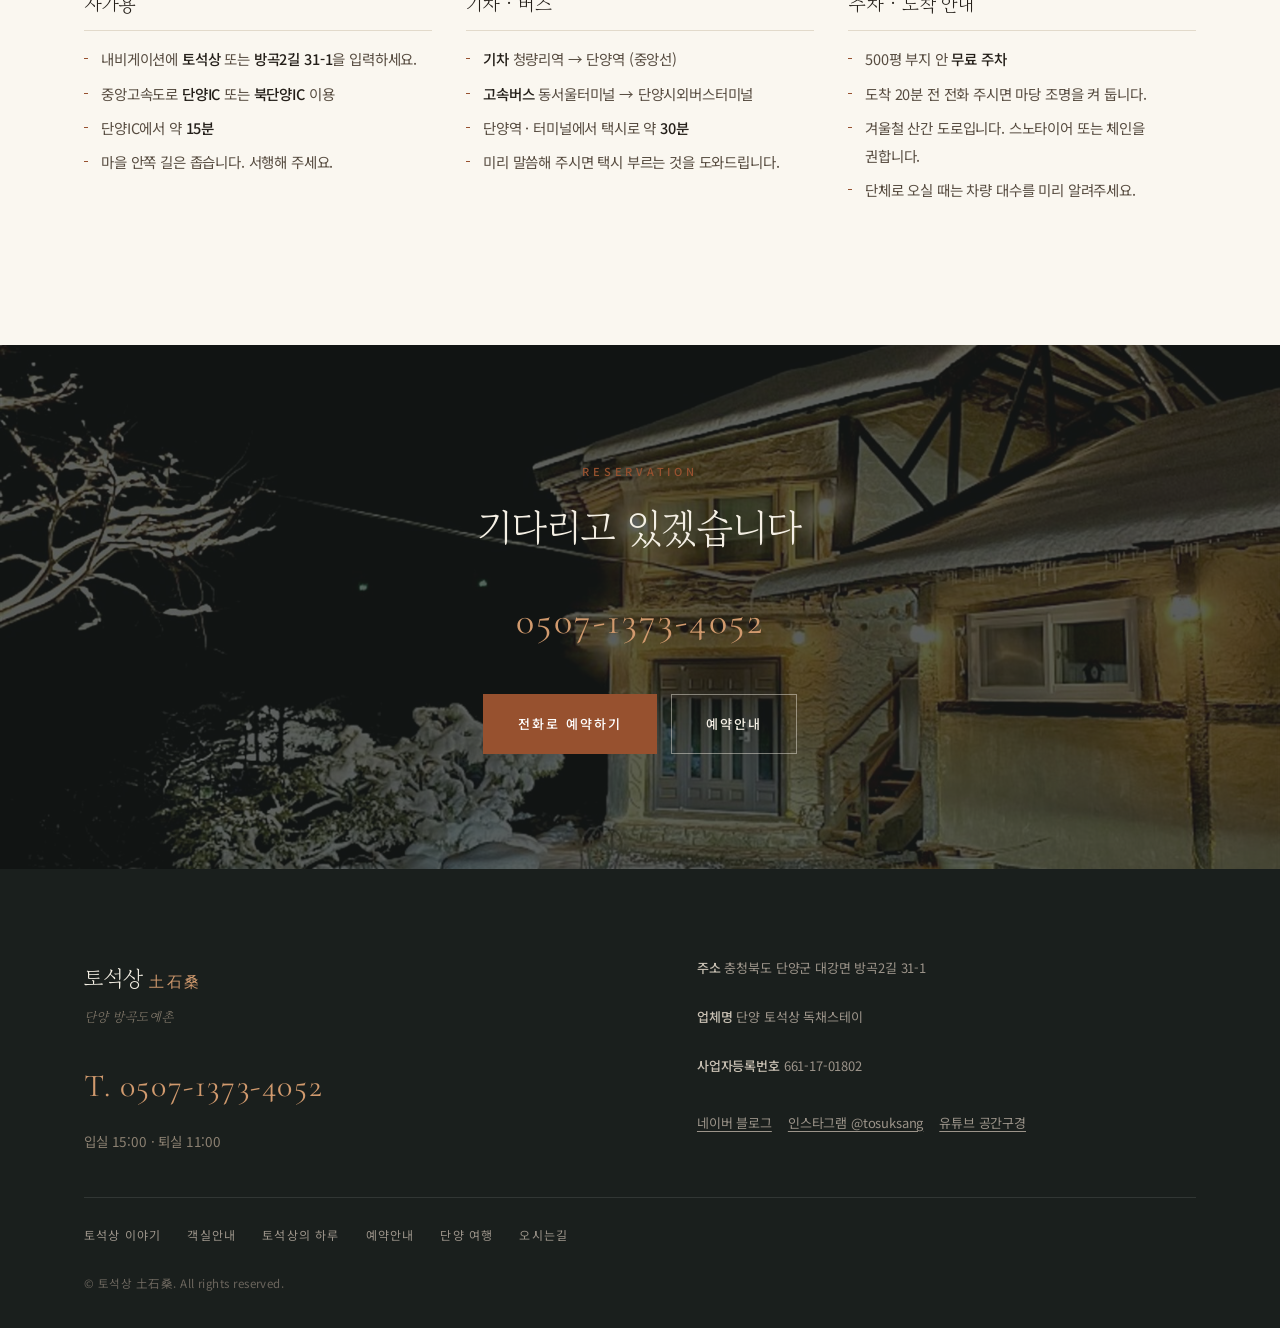
<file: location.html>
<!DOCTYPE html>
<html lang="ko">
<head>
<meta charset="utf-8">
<meta name="viewport" content="width=device-width, initial-scale=1">
<title>오시는길 | 단양 독채펜션 토석상 土石桑</title>
<meta name="description" content="단양 독채펜션 토석상 土石桑 오시는길. 자가용·고속버스·KTX 이용 경로와 주차 안내, 지도 위치를 확인하세요.">
<link rel="stylesheet" href="css/style.css">
</head>
<body>
<a class="skip" href="#main">본문으로 바로가기</a>

<header class="header">
  <div class="header__inner">
    <a class="logo" href="index.html">
      <span class="logo__kr">
        <span data-site="name">토석상</span>
        <b class="logo__cn" data-site="nameCn">土石桑</b>
      </span>
      <span class="logo__en">TOSEOKSANG · DANYANG</span>
    </a>
    <nav aria-label="주메뉴">
      <ul class="nav">
        <li><a class="nav__top" href="index.html#about">ABOUT</a>
          <ul class="nav__sub"><li><a href="index.html#about">토석상 이야기</a></li><li><a href="index.html#gallery">전경보기</a></li></ul></li>
        <li><a class="nav__top" href="rooms.html">ROOMS</a>
          <ul class="nav__sub"><li><a href="rooms.html#main">토석상 (본채)</a></li><li><a href="rooms.html#gogh">고흐의 방</a></li></ul></li>
        <li><a class="nav__top" href="index.html#point">SPECIAL</a>
          <ul class="nav__sub"><li><a href="index.html#point">토석상의 하루</a></li><li><a href="index.html#gallery">공간 둘러보기</a></li></ul></li>
        <li><a class="nav__top" href="reservation.html">RESERVE</a>
          <ul class="nav__sub"><li><a href="reservation.html">예약안내 · 요금</a></li><li><a href="#" data-book>전화예약</a></li></ul></li>
        <li><a class="nav__top" href="travel.html">TRAVEL</a>
          <ul class="nav__sub"><li><a href="travel.html">단양 여행</a></li></ul></li>
        <li><a class="nav__top" href="location.html">LOCATION</a>
          <ul class="nav__sub"><li><a href="location.html">오시는길</a></li></ul></li>
      </ul>
    </nav>
    <div class="header__cta">
      <a class="header__tel" data-tel href="#"><span data-site="phone">0507-1373-4052</span></a>
      <a class="header__book" data-book href="#">전화예약</a>
      <button class="burger" type="button" aria-expanded="false" aria-controls="drawer" aria-label="메뉴 열기">
        <span></span><span></span><span></span>
      </button>
    </div>
  </div>
</header>

<div class="drawer" id="drawer" aria-hidden="true">
  <div class="drawer__group"><p class="drawer__label">About</p>
    <a href="index.html#about">토석상 이야기</a><a href="index.html#gallery">전경보기</a></div>
  <div class="drawer__group"><p class="drawer__label">Rooms</p>
    <a href="rooms.html#main">토석상 (본채)</a><a href="rooms.html#gogh">고흐의 방</a></div>
  <div class="drawer__group"><p class="drawer__label">Special</p>
    <a href="index.html#point">토석상의 하루</a></div>
  <div class="drawer__group"><p class="drawer__label">Reserve</p>
    <a href="reservation.html">예약안내 · 요금</a><a href="#" data-book>전화예약</a></div>
  <div class="drawer__group"><p class="drawer__label">Travel &amp; Location</p>
    <a href="travel.html">단양 여행</a><a href="location.html">오시는길</a></div>
  <div class="drawer__foot">
    <a class="btn btn--gold" data-tel href="#">전화문의 <span data-site="phone">0507-1373-4052</span></a>
    <a class="btn" data-navermap href="#">네이버 지도 보기</a>
    <a class="btn" data-blog href="#">네이버 블로그</a>
  </div>
</div>

<main id="main">

  <section class="pagehead">
    <img src="images/pagehead-location.jpg" alt="" data-ph="오시는길 페이지 배경" aria-hidden="true">
    <div class="pagehead__body">
      <p class="pagehead__en">Location</p>
      <h1 class="pagehead__kr">오시는길</h1>
      <p class="pagehead__cn" data-site="nameCn">土石桑</p>
    </div>
  </section>

  <nav class="crumb" aria-label="현재 위치">
    <a href="index.html">HOME</a><span>·</span><span>오시는길</span>
  </nav>

  <!-- ================= 지도 ================= -->
  <section class="section" style="padding-bottom:0">
    <span class="spine"></span>
    <div class="wrap">
      <div class="section-head center rv">
        <span class="eyebrow">Location</span>
        <h2 class="h-section">숲길 끝, 마지막 집</h2>
        <span class="rule center"></span>
      </div>

      <div class="map-frame rv rv-d1">
        <!-- ▼ 지도 교체 방법 ---------------------------------------------
             지금은 키 없이 바로 동작하는 OpenStreetMap 을 넣어두었습니다.
             한국 손님에게는 카카오맵·네이버지도가 더 익숙하니, 원하시면
             map.kakao.com 에서 위치 검색 → '지도 퍼가기' 로 받은 코드를
             아래 <iframe> 통째로 바꿔 넣으시면 됩니다.
             좌표: 위도 36.8381266 / 경도 128.3192673
        ------------------------------------------------------------------ -->
        <iframe
          title="토석상 위치 지도"
          src="https://www.openstreetmap.org/export/embed.html?bbox=128.3092673%2C36.8321266%2C128.3292673%2C36.8441266&amp;layer=mapnik&amp;marker=36.8381266%2C128.3192673"
          style="width:100%; height:100%; border:0; display:block"
          loading="lazy" referrerpolicy="no-referrer-when-downgrade"></iframe>
      </div>

      <dl class="addr-grid rv">
        <div>
          <dt>Address</dt>
          <dd><span data-site="address">주소를 입력하세요</span></dd>
          <dd class="small" style="margin-top:6px">(지번) <span data-site="addressOld">지번주소</span> · 우편번호 <span data-site="zipCode">27028</span></dd>
        </div>
        <div>
          <dt>Tel</dt>
          <dd><a data-tel href="#"><span data-site="phone">0507-1373-4052</span></a></dd>
          <dd class="small" style="margin-top:6px">전화 연결이 어려우면 문자를 남겨주세요.</dd>
        </div>
        <div>
          <dt>Check in / out</dt>
          <dd>입실 <span data-site="checkIn">15:00</span> · 퇴실 <span data-site="checkOut">11:00</span></dd>
          <dd class="small" style="margin-top:6px">20시 이후 도착 시 미리 연락 부탁드립니다.</dd>
        </div>
      </dl>

      <p class="rv" style="margin-top:34px; display:flex; gap:12px; flex-wrap:wrap">
        <a class="btn" data-map="naver" href="#" target="_blank" rel="noopener">네이버지도로 열기 <span class="arw">→</span></a>
        <a class="btn" data-map="kakao" href="#" target="_blank" rel="noopener">카카오맵으로 열기 <span class="arw">→</span></a>
        <button class="btn" type="button" data-copy-addr>주소 복사</button>
      </p>
    </div>
  </section>

  <!-- ================= 시설 배치 ================= -->
  <section class="section section--paper2">
    <div class="wrap">
      <div class="section-head center rv">
        <span class="eyebrow">Layout</span>
        <h2 class="h-section">부지 한눈에 보기</h2>
        <span class="rule center"></span>
        <p class="lead">
          붉은 화살표가 들어오시는 길입니다. 마을길 끝에서 주차장으로 이어집니다.
        </p>
      </div>
      <div class="frame rv rv-d1">
        <img src="images/aerial.jpg" alt="토석상 부지 항공 사진 — 뽕나무 정원, 본채, 별채, 바베큐장, 오두막, 주차장 위치와 진입로 표시" data-ph="부지 배치도">
      </div>
      <p class="small center rv" style="margin-top:20px; color:var(--muted)">
        주차는 <b>12대</b>까지 가능합니다. 마을 안쪽 길이 좁으니 서행해 주세요.
      </p>
    </div>
  </section>

  <!-- ================= 교통편 ================= -->
  <section class="section">
    <div class="wrap">
      <div class="section-head rv">
        <span class="eyebrow">Directions</span>
        <h2 class="h-section">교통편 안내</h2>
        <span class="rule"></span>
      </div>

      <div class="notes rv rv-d1" style="grid-template-columns:repeat(auto-fit,minmax(280px,1fr))">
        <div>
          <h3>자가용</h3>
          <ul>
            <li>내비게이션에 <b>토석상</b> 또는 <b>방곡2길 31-1</b>을 입력하세요.</li>
            <li>중앙고속도로 <b>단양IC</b> 또는 <b>북단양IC</b> 이용</li>
            <li>단양IC에서 약 <b>15분</b></li>
            <li>마을 안쪽 길은 좁습니다. 서행해 주세요.</li>
          </ul>
        </div>
        <div>
          <h3>기차 · 버스</h3>
          <ul>
            <li><b>기차</b> 청량리역 → 단양역 (중앙선)</li>
            <li><b>고속버스</b> 동서울터미널 → 단양시외버스터미널</li>
            <li>단양역 · 터미널에서 택시로 약 <b>30분</b></li>
            <li>미리 말씀해 주시면 택시 부르는 것을 도와드립니다.</li>
          </ul>
        </div>
        <div>
          <h3>주차 · 도착 안내</h3>
          <ul>
            <li>500평 부지 안 <b>무료 주차</b></li>
            <li>도착 20분 전 전화 주시면 마당 조명을 켜 둡니다.</li>
            <li>겨울철 산간 도로입니다. 스노타이어 또는 체인을 권합니다.</li>
            <li>단체로 오실 때는 차량 대수를 미리 알려주세요.</li>
          </ul>
        </div>
      </div>

    </div>
  </section>

  <section class="cta">
    <img src="images/cta.jpg" alt="" data-ph="예약 안내 배경" aria-hidden="true">
    <div class="cta__body wrap">
      <p class="eyebrow center" style="margin-bottom:18px">Reservation</p>
      <h2 class="h-section" style="color:#F4EFE4">기다리고 있겠습니다</h2>
      <span class="rule center"></span>
      <a class="cta__tel" data-tel href="#"><span data-site="phone">0507-1373-4052</span></a>
      <div class="cta__actions">
        <a class="btn btn--gold" data-book href="#">전화로 예약하기</a>
        <a class="btn btn--light" href="reservation.html">예약안내</a>
      </div>
    </div>
  </section>

</main>

<!-- ================= 푸터 ================= -->
<footer class="footer">
  <div class="wrap">
    <div class="footer__top">
      <div>
        <p class="footer__logo">
          <span data-site="name">토석상</span>
          <span style="font-size:15px; letter-spacing:.16em; color:var(--clay-lit)" data-site="nameCn">土石桑</span>
        </p>
        <span class="latin" data-site="region">단양 방곡도예촌</span>
        <a class="footer__tel" data-tel href="#">T. <span data-site="phone">0507-1373-4052</span></a>
        <p class="small" style="margin-top:14px">입실 <span data-site="checkIn">15:00</span> · 퇴실 <span data-site="checkOut">11:00</span></p>
      </div>
      <dl class="footer__biz">
        <div><b>주소</b> <span data-site="address">주소를 입력하세요</span></div>
        <div><b>업체명</b> <span data-site="company">토석상</span></div>
        <div><b>사업자등록번호</b> <span data-site="bizNo">000-00-00000</span></div>
        <div style="margin-top:8px; display:flex; gap:16px"><a data-blog href="#" style="text-decoration:underline; text-underline-offset:3px">네이버 블로그</a><a data-insta href="#" style="text-decoration:underline; text-underline-offset:3px">인스타그램 @tosuksang</a><a data-youtube href="#" style="text-decoration:underline; text-underline-offset:3px">유튜브 공간구경</a></div>
      </dl>
    </div>
    <nav class="footer__nav" aria-label="하단 메뉴">
      <a href="index.html#about">토석상 이야기</a><a href="rooms.html">객실안내</a>
      <a href="index.html#point">토석상의 하루</a><a href="reservation.html">예약안내</a>
      <a href="travel.html">단양 여행</a><a href="location.html">오시는길</a>
    </nav>
    <p class="footer__copy">© <span data-site="name">토석상</span> 土石桑. All rights reserved.</p>
  </div>
</footer>

<div class="float-book">
  <a data-book href="#">전화예약</a>
  
</div>

<script src="js/site-config.js"></script>
<script src="js/main.js"></script>
</body>
</html>
</file>
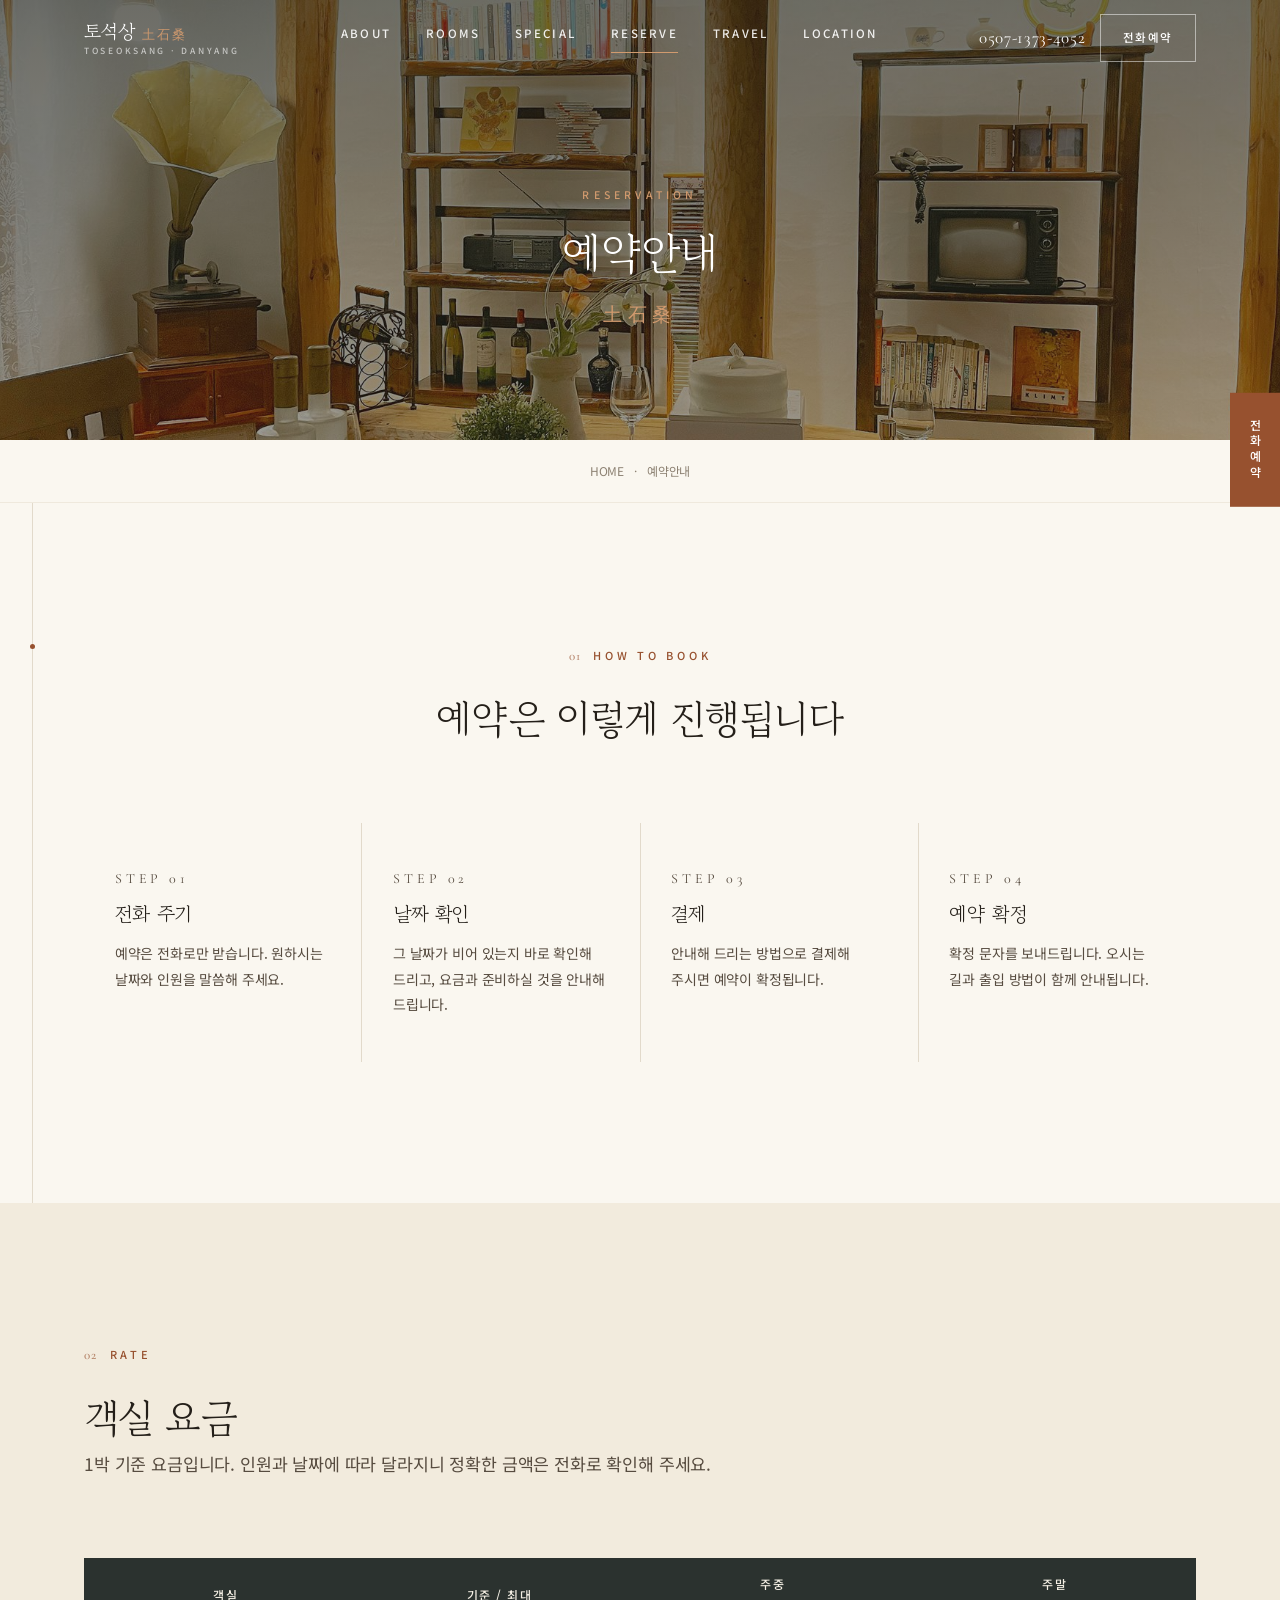
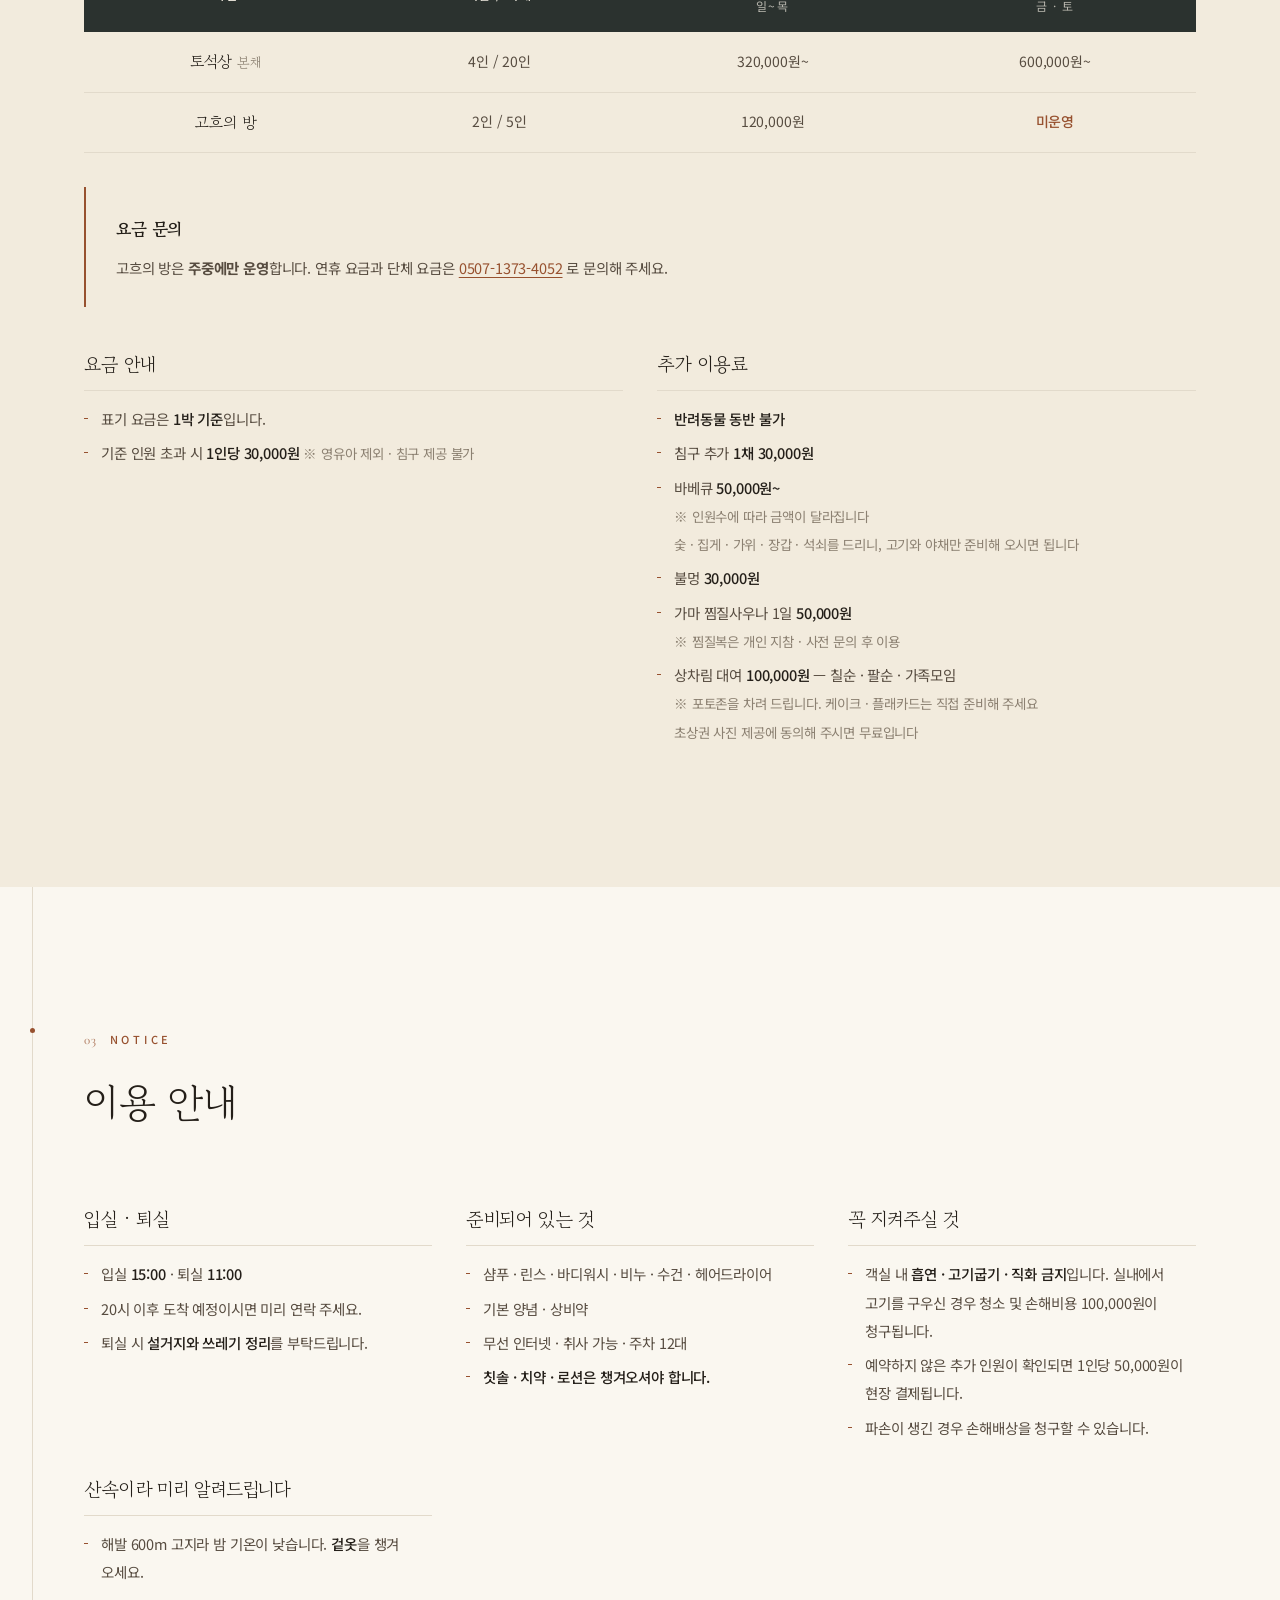
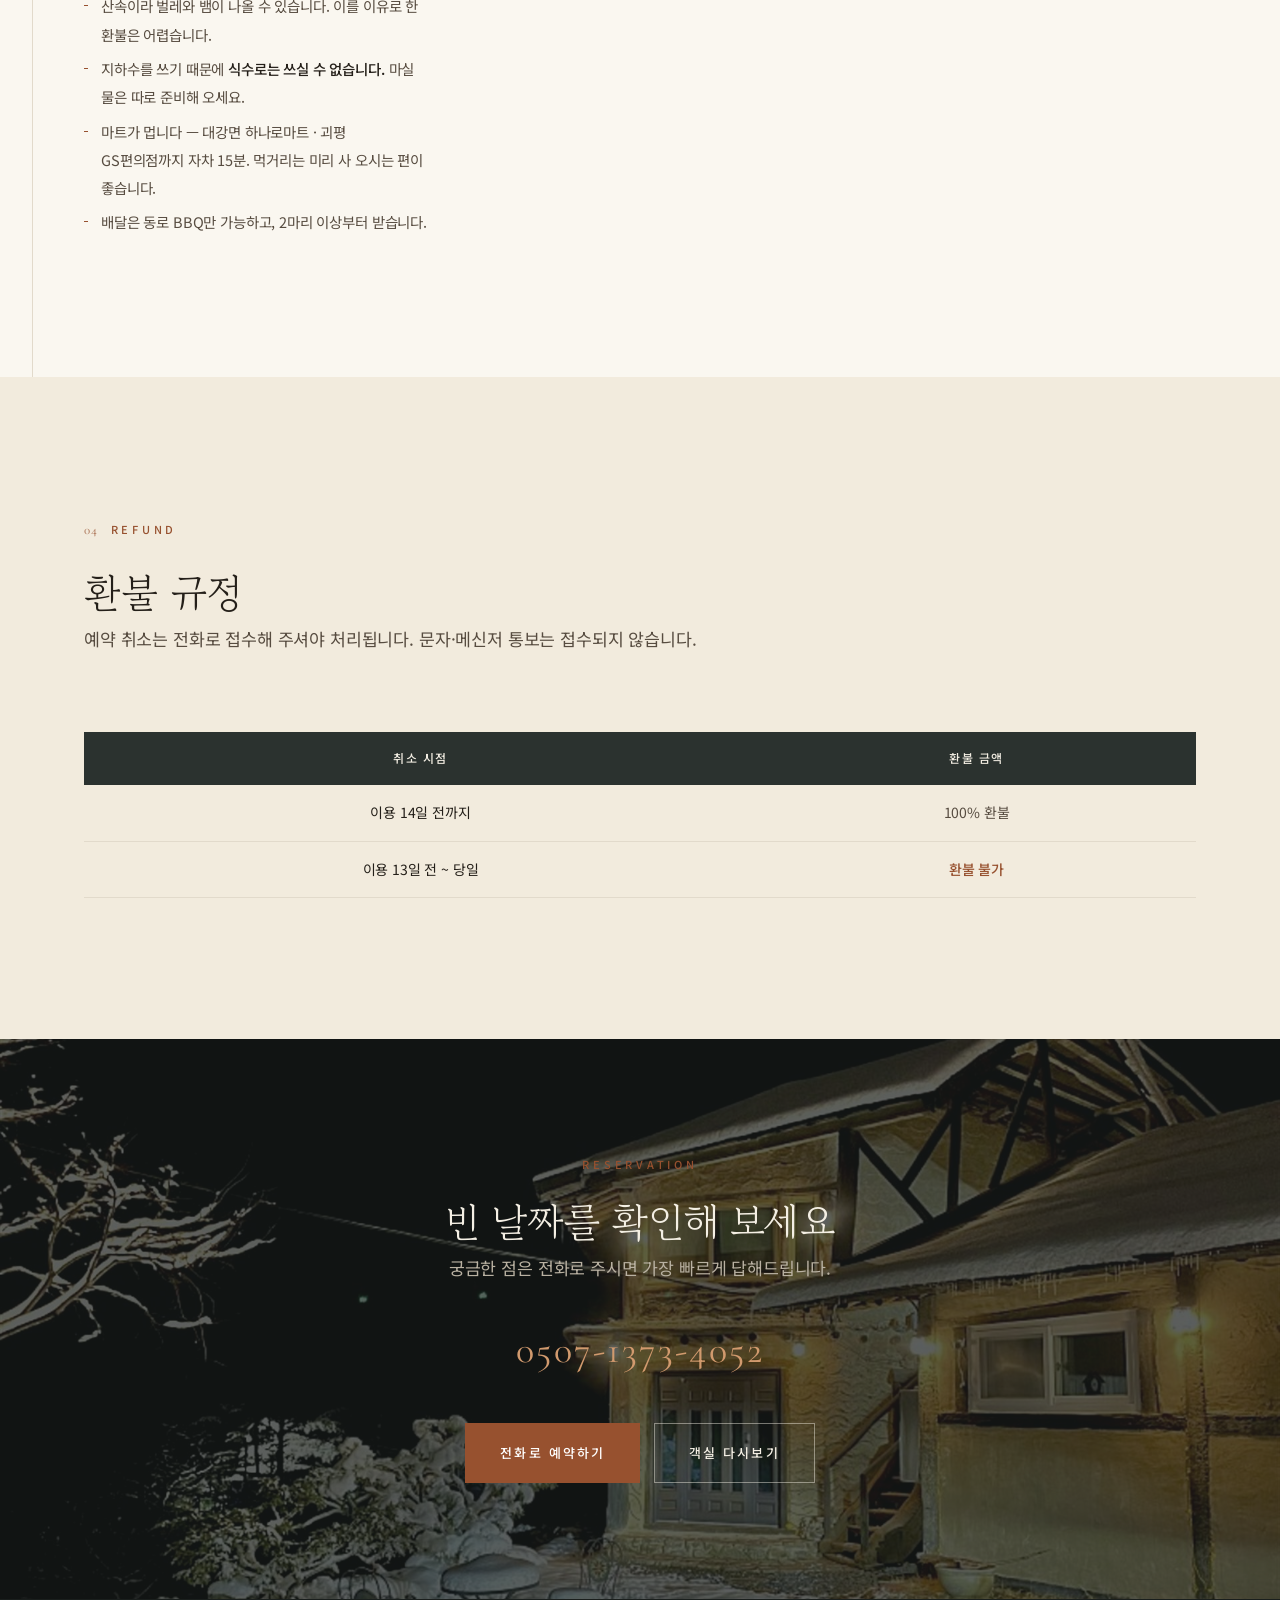
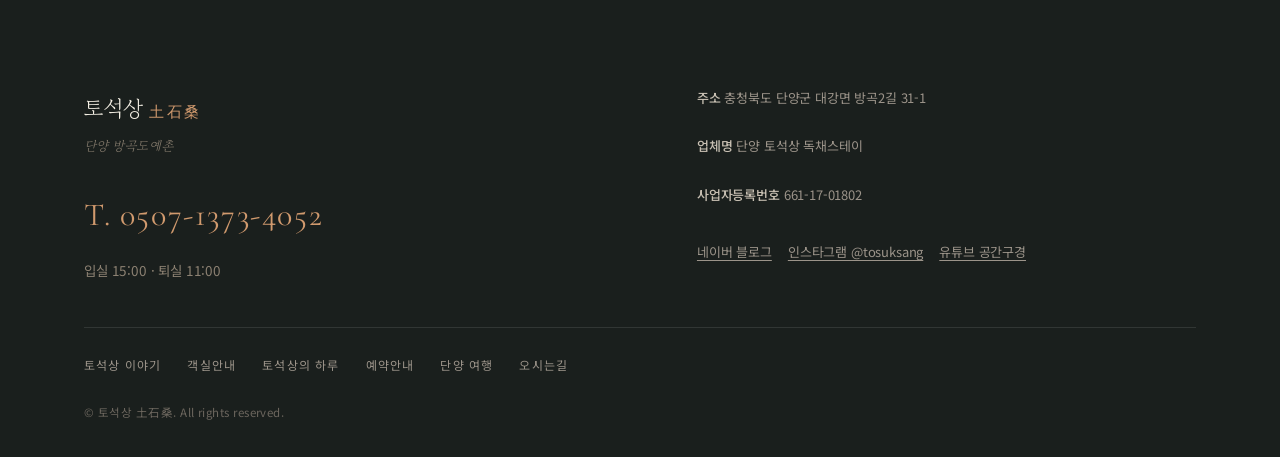
<file: reservation.html>
<!DOCTYPE html>
<html lang="ko">
<head>
<meta charset="utf-8">
<meta name="viewport" content="width=device-width, initial-scale=1">
<title>예약안내 · 요금표 | 단양 독채펜션 토석상 土石桑</title>
<meta name="description" content="단양 독채펜션 토석상 土石桑 예약안내. 객실 요금표와 입퇴실 시간, 예약 절차와 환불 규정을 안내합니다.">
<link rel="stylesheet" href="css/style.css">
</head>
<body>
<a class="skip" href="#main">본문으로 바로가기</a>

<header class="header">
  <div class="header__inner">
    <a class="logo" href="index.html">
      <span class="logo__kr">
        <span data-site="name">토석상</span>
        <b class="logo__cn" data-site="nameCn">土石桑</b>
      </span>
      <span class="logo__en">TOSEOKSANG · DANYANG</span>
    </a>
    <nav aria-label="주메뉴">
      <ul class="nav">
        <li><a class="nav__top" href="index.html#about">ABOUT</a>
          <ul class="nav__sub"><li><a href="index.html#about">토석상 이야기</a></li><li><a href="index.html#gallery">전경보기</a></li></ul></li>
        <li><a class="nav__top" href="rooms.html">ROOMS</a>
          <ul class="nav__sub"><li><a href="rooms.html#main">토석상 (본채)</a></li><li><a href="rooms.html#gogh">고흐의 방</a></li></ul></li>
        <li><a class="nav__top" href="index.html#point">SPECIAL</a>
          <ul class="nav__sub"><li><a href="index.html#point">토석상의 하루</a></li><li><a href="index.html#gallery">공간 둘러보기</a></li></ul></li>
        <li><a class="nav__top" href="reservation.html">RESERVE</a>
          <ul class="nav__sub"><li><a href="reservation.html">예약안내 · 요금</a></li><li><a href="#" data-book>전화예약</a></li></ul></li>
        <li><a class="nav__top" href="travel.html">TRAVEL</a>
          <ul class="nav__sub"><li><a href="travel.html">단양 여행</a></li></ul></li>
        <li><a class="nav__top" href="location.html">LOCATION</a>
          <ul class="nav__sub"><li><a href="location.html">오시는길</a></li></ul></li>
      </ul>
    </nav>
    <div class="header__cta">
      <a class="header__tel" data-tel href="#"><span data-site="phone">0507-1373-4052</span></a>
      <a class="header__book" data-book href="#">전화예약</a>
      <button class="burger" type="button" aria-expanded="false" aria-controls="drawer" aria-label="메뉴 열기">
        <span></span><span></span><span></span>
      </button>
    </div>
  </div>
</header>

<div class="drawer" id="drawer" aria-hidden="true">
  <div class="drawer__group"><p class="drawer__label">About</p>
    <a href="index.html#about">토석상 이야기</a><a href="index.html#gallery">전경보기</a></div>
  <div class="drawer__group"><p class="drawer__label">Rooms</p>
    <a href="rooms.html#main">토석상 (본채)</a><a href="rooms.html#gogh">고흐의 방</a></div>
  <div class="drawer__group"><p class="drawer__label">Special</p>
    <a href="index.html#point">토석상의 하루</a></div>
  <div class="drawer__group"><p class="drawer__label">Reserve</p>
    <a href="reservation.html">예약안내 · 요금</a><a href="#" data-book>전화예약</a></div>
  <div class="drawer__group"><p class="drawer__label">Travel &amp; Location</p>
    <a href="travel.html">단양 여행</a><a href="location.html">오시는길</a></div>
  <div class="drawer__foot">
    <a class="btn btn--gold" data-tel href="#">전화문의 <span data-site="phone">0507-1373-4052</span></a>
    <a class="btn" data-navermap href="#">네이버 지도 보기</a>
    <a class="btn" data-blog href="#">네이버 블로그</a>
  </div>
</div>

<main id="main">

  <section class="pagehead">
    <img src="images/pagehead-reserve.jpg" alt="" data-ph="예약안내 페이지 배경" aria-hidden="true">
    <div class="pagehead__body">
      <p class="pagehead__en">Reservation</p>
      <h1 class="pagehead__kr">예약안내</h1>
      <p class="pagehead__cn" data-site="nameCn">土石桑</p>
    </div>
  </section>

  <nav class="crumb" aria-label="현재 위치">
    <a href="index.html">HOME</a><span>·</span><span>예약안내</span>
  </nav>

  <!-- ================= 예약 절차 ================= -->
  <section class="section">
    <span class="spine"></span>
    <div class="wrap">
      <div class="section-head center rv">
        <span class="eyebrow"><span class="num">01</span>How to book</span>
        <h2 class="h-section">예약은 이렇게 진행됩니다</h2>
        <span class="rule center"></span>
      </div>

      <div class="points rv rv-d1">
        <article class="point">
          <p class="point__en">Step 01</p>
          <h3>전화 주기</h3>
          <p>예약은 전화로만 받습니다. 원하시는 날짜와 인원을 말씀해 주세요.</p>
        </article>
        <article class="point">
          <p class="point__en">Step 02</p>
          <h3>날짜 확인</h3>
          <p>그 날짜가 비어 있는지 바로 확인해 드리고, 요금과 준비하실 것을 안내해 드립니다.</p>
        </article>
        <article class="point">
          <p class="point__en">Step 03</p>
          <h3>결제</h3>
          <p>안내해 드리는 방법으로 결제해 주시면 예약이 확정됩니다.</p>
        </article>
        <article class="point">
          <p class="point__en">Step 04</p>
          <h3>예약 확정</h3>
          <p>확정 문자를 보내드립니다. 오시는 길과 출입 방법이 함께 안내됩니다.</p>
        </article>
      </div>
    </div>
  </section>

  <!-- ================= 요금표 ================= -->
  <section class="section section--paper2">
    <div class="wrap">
      <div class="section-head rv">
        <span class="eyebrow"><span class="num">02</span>Rate</span>
        <h2 class="h-section">객실 요금</h2>
        <span class="rule"></span>
        <p class="lead">1박 기준 요금입니다. 인원과 날짜에 따라 달라지니 정확한 금액은 전화로 확인해 주세요.</p>
      </div>

      <div class="table-scroll rv rv-d1">
        <table class="rate">
          <thead>
            <tr>
              <th>객실</th><th>기준 / 최대</th>
              <th>주중<br><span style="font-weight:400; opacity:.7">일~목</span></th>
              <th>주말<br><span style="font-weight:400; opacity:.7">금 · 토</span></th>
            </tr>
          </thead>
          <tbody>
            <tr>
              <th>토석상 <span class="small" style="font-weight:400">본채</span></th>
              <td>4인 / 20인</td>
              <td>320,000원~</td>
              <td>600,000원~</td>
            </tr>
            <tr><th>고흐의 방</th><td>2인 / 5인</td><td>120,000원</td><td class="peak">미운영</td></tr>
          </tbody>
        </table>
      </div>

      <div class="callout rv" style="margin-top:34px">
        <strong>요금 문의</strong>
        고흐의 방은 <b>주중에만 운영</b>합니다. 연휴 요금과 단체 요금은
        <a data-tel href="#" style="color:var(--clay); text-decoration:underline; text-underline-offset:3px"><span data-site="phone">0507-1373-4052</span></a>
        로 문의해 주세요.
      </div>

      <div class="notes rv" style="margin-top:44px; grid-template-columns:repeat(auto-fit,minmax(260px,1fr))">
        <div>
          <h3>요금 안내</h3>
          <ul>
            <li>표기 요금은 <b>1박 기준</b>입니다.</li>
            <li>기준 인원 초과 시 <b>1인당 30,000원</b> <span class="small">※ 영유아 제외 · 침구 제공 불가</span></li>
            
          </ul>
        </div>
        <div>
          <h3>추가 이용료</h3>
          <ul>
            <li><b>반려동물 동반 불가</b></li>
            <li>침구 추가 <b>1채 30,000원</b></li>
            <li>바베큐 <b>50,000원~</b><br>
              <span class="small">※ 인원수에 따라 금액이 달라집니다<br>
              숯 · 집게 · 가위 · 장갑 · 석쇠를 드리니, 고기와 야채만 준비해 오시면 됩니다</span></li>
            <li>불멍 <b>30,000원</b></li>
            <li>가마 찜질사우나 1일 <b>50,000원</b><br>
              <span class="small">※ 찜질복은 개인 지참 · 사전 문의 후 이용</span></li>
            <li>상차림 대여 <b>100,000원</b> — 칠순 · 팔순 · 가족모임<br>
              <span class="small">※ 포토존을 차려 드립니다. 케이크 · 플래카드는 직접 준비해 주세요<br>
              초상권 사진 제공에 동의해 주시면 무료입니다</span></li>
          </ul>
        </div>
      </div>
    </div>
  </section>

  <!-- ================= 이용 안내 ================= -->
  <section class="section">
    <span class="spine"></span>
    <div class="wrap">
      <div class="section-head rv">
        <span class="eyebrow"><span class="num">03</span>Notice</span>
        <h2 class="h-section">이용 안내</h2>
        <span class="rule"></span>
      </div>

      <div class="notes rv rv-d1" style="grid-template-columns:repeat(auto-fit,minmax(280px,1fr))">
        <div>
          <h3>입실 · 퇴실</h3>
          <ul>
            <li>입실 <b><span data-site="checkIn">15:00</span></b> · 퇴실 <b><span data-site="checkOut">11:00</span></b></li>
            <li>20시 이후 도착 예정이시면 미리 연락 주세요.</li>
            <li>퇴실 시 <b>설거지와 쓰레기 정리</b>를 부탁드립니다.</li>
          </ul>
        </div>
        <div>
          <h3>준비되어 있는 것</h3>
          <ul>
            <li>샴푸 · 린스 · 바디워시 · 비누 · 수건 · 헤어드라이어</li>
            <li>기본 양념 · 상비약</li>
            <li>무선 인터넷 · 취사 가능 · 주차 12대</li>
            <li><b>칫솔 · 치약 · 로션은 챙겨오셔야 합니다.</b></li>
          </ul>
        </div>
        <div>
          <h3>꼭 지켜주실 것</h3>
          <ul>
            <li>객실 내 <b>흡연 · 고기굽기 · 직화 금지</b>입니다. 실내에서 고기를 구우신 경우 청소 및 손해비용 100,000원이 청구됩니다.</li>
            <li>예약하지 않은 추가 인원이 확인되면 1인당 50,000원이 현장 결제됩니다.</li>
            <li>파손이 생긴 경우 손해배상을 청구할 수 있습니다.</li>
          </ul>
        </div>
        <div>
          <h3>산속이라 미리 알려드립니다</h3>
          <ul>
            <li>해발 600m 고지라 밤 기온이 낮습니다. <b>겉옷</b>을 챙겨 오세요.</li>
            <li>산속이라 벌레와 뱀이 나올 수 있습니다. 이를 이유로 한 환불은 어렵습니다.</li>
            <li>지하수를 쓰기 때문에 <b>식수로는 쓰실 수 없습니다.</b> 마실 물은 따로 준비해 오세요.</li>
            <li>마트가 멉니다 — 대강면 하나로마트 · 괴평 GS편의점까지 자차 15분.
              먹거리는 미리 사 오시는 편이 좋습니다.</li>
            <li>배달은 동로 BBQ만 가능하고, 2마리 이상부터 받습니다.</li>
          </ul>
        </div>
      </div>
    </div>
  </section>

  <!-- ================= 환불 규정 ================= -->
  <section class="section section--paper2">
    <div class="wrap">
      <div class="section-head rv">
        <span class="eyebrow"><span class="num">04</span>Refund</span>
        <h2 class="h-section">환불 규정</h2>
        <span class="rule"></span>
        <p class="lead">예약 취소는 전화로 접수해 주셔야 처리됩니다. 문자·메신저 통보는 접수되지 않습니다.</p>
      </div>

      <div class="table-scroll rv rv-d1">
        <table class="rate">
          <thead>
            <tr><th>취소 시점</th><th>환불 금액</th></tr>
          </thead>
          <tbody>
            <tr><th style="font-family:var(--sans);font-size:14px">이용 14일 전까지</th><td>100% 환불</td></tr>
            <tr><th style="font-family:var(--sans);font-size:14px">이용 13일 전 ~ 당일</th><td class="peak">환불 불가</td></tr>
          </tbody>
        </table>
      </div>

    </div>
  </section>

  <!-- ================= CTA ================= -->
  <section class="cta">
    <img src="images/cta.jpg" alt="" data-ph="예약 안내 배경" aria-hidden="true">
    <div class="cta__body wrap">
      <p class="eyebrow center" style="margin-bottom:18px">Reservation</p>
      <h2 class="h-section" style="color:#F4EFE4">빈 날짜를 확인해 보세요</h2>
      <span class="rule center"></span>
      <p class="lead" style="color:#B9B1A2">궁금한 점은 전화로 주시면 가장 빠르게 답해드립니다.</p>
      <a class="cta__tel" data-tel href="#"><span data-site="phone">0507-1373-4052</span></a>
      <div class="cta__actions">
        <a class="btn btn--gold" data-book href="#">전화로 예약하기</a>
        <a class="btn btn--light" href="rooms.html">객실 다시보기</a>
      </div>
    </div>
  </section>

</main>

<!-- ================= 푸터 ================= -->
<footer class="footer">
  <div class="wrap">
    <div class="footer__top">
      <div>
        <p class="footer__logo">
          <span data-site="name">토석상</span>
          <span style="font-size:15px; letter-spacing:.16em; color:var(--clay-lit)" data-site="nameCn">土石桑</span>
        </p>
        <span class="latin" data-site="region">단양 방곡도예촌</span>
        <a class="footer__tel" data-tel href="#">T. <span data-site="phone">0507-1373-4052</span></a>
        <p class="small" style="margin-top:14px">입실 <span data-site="checkIn">15:00</span> · 퇴실 <span data-site="checkOut">11:00</span></p>
      </div>
      <dl class="footer__biz">
        <div><b>주소</b> <span data-site="address">주소를 입력하세요</span></div>
        <div><b>업체명</b> <span data-site="company">토석상</span></div>
        <div><b>사업자등록번호</b> <span data-site="bizNo">000-00-00000</span></div>
        <div style="margin-top:8px; display:flex; gap:16px"><a data-blog href="#" style="text-decoration:underline; text-underline-offset:3px">네이버 블로그</a><a data-insta href="#" style="text-decoration:underline; text-underline-offset:3px">인스타그램 @tosuksang</a><a data-youtube href="#" style="text-decoration:underline; text-underline-offset:3px">유튜브 공간구경</a></div>
      </dl>
    </div>
    <nav class="footer__nav" aria-label="하단 메뉴">
      <a href="index.html#about">토석상 이야기</a><a href="rooms.html">객실안내</a>
      <a href="index.html#point">토석상의 하루</a><a href="reservation.html">예약안내</a>
      <a href="travel.html">단양 여행</a><a href="location.html">오시는길</a>
    </nav>
    <p class="footer__copy">© <span data-site="name">토석상</span> 土石桑. All rights reserved.</p>
  </div>
</footer>

<div class="float-book">
  <a data-book href="#">전화예약</a>
  
</div>

<script src="js/site-config.js"></script>
<script src="js/main.js"></script>
</body>
</html>
</file>
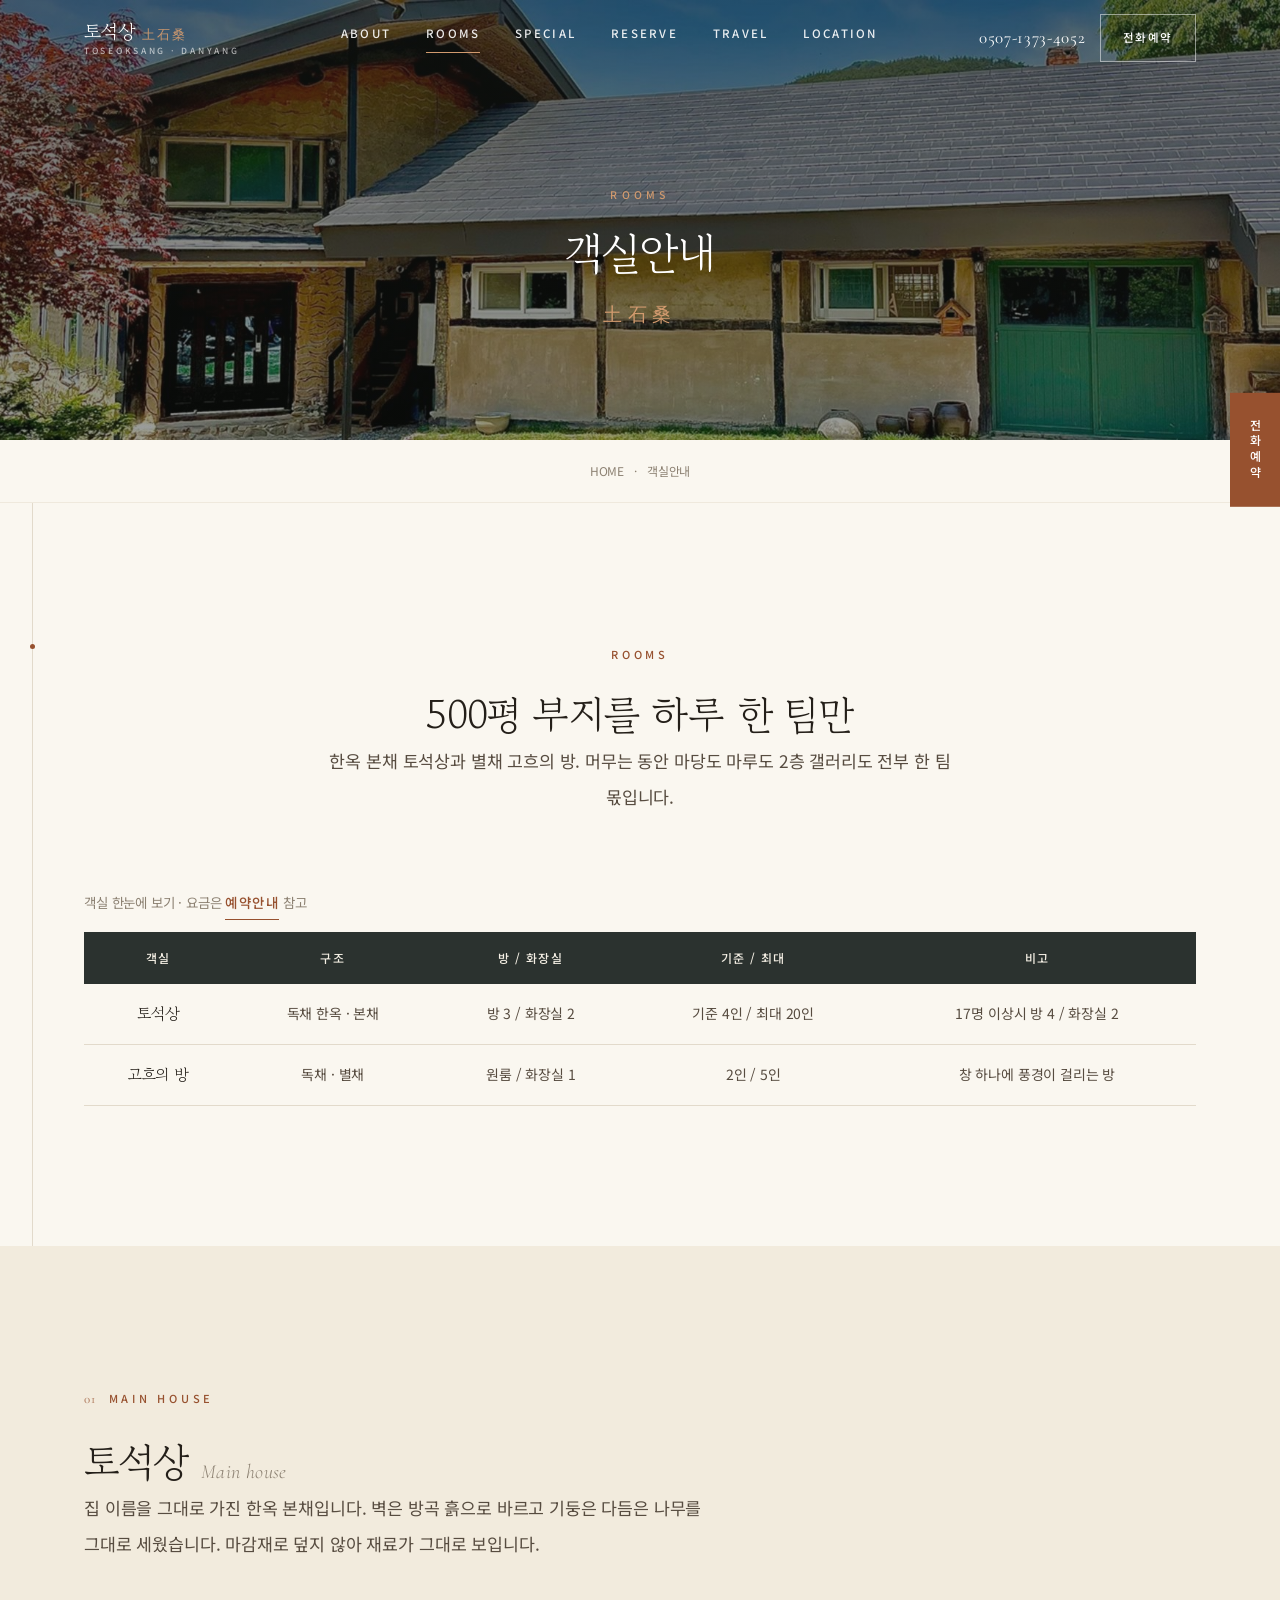
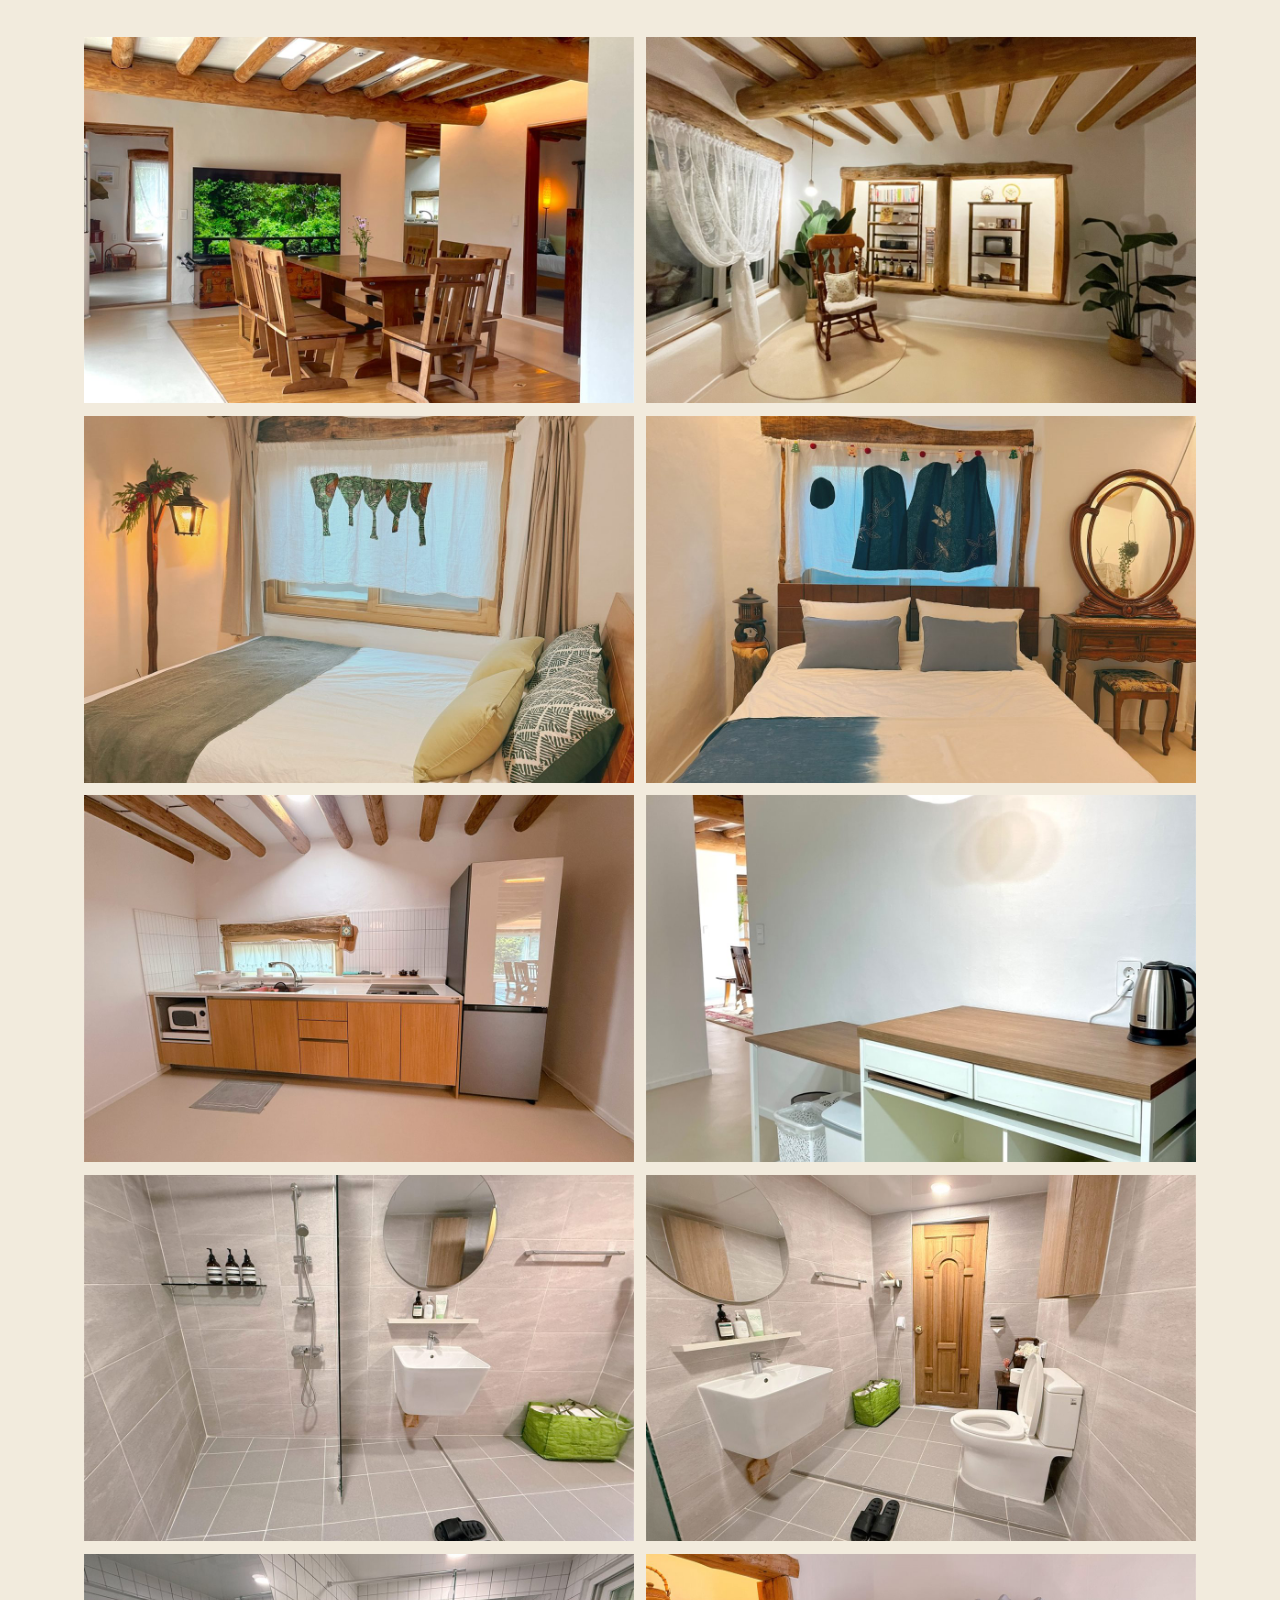
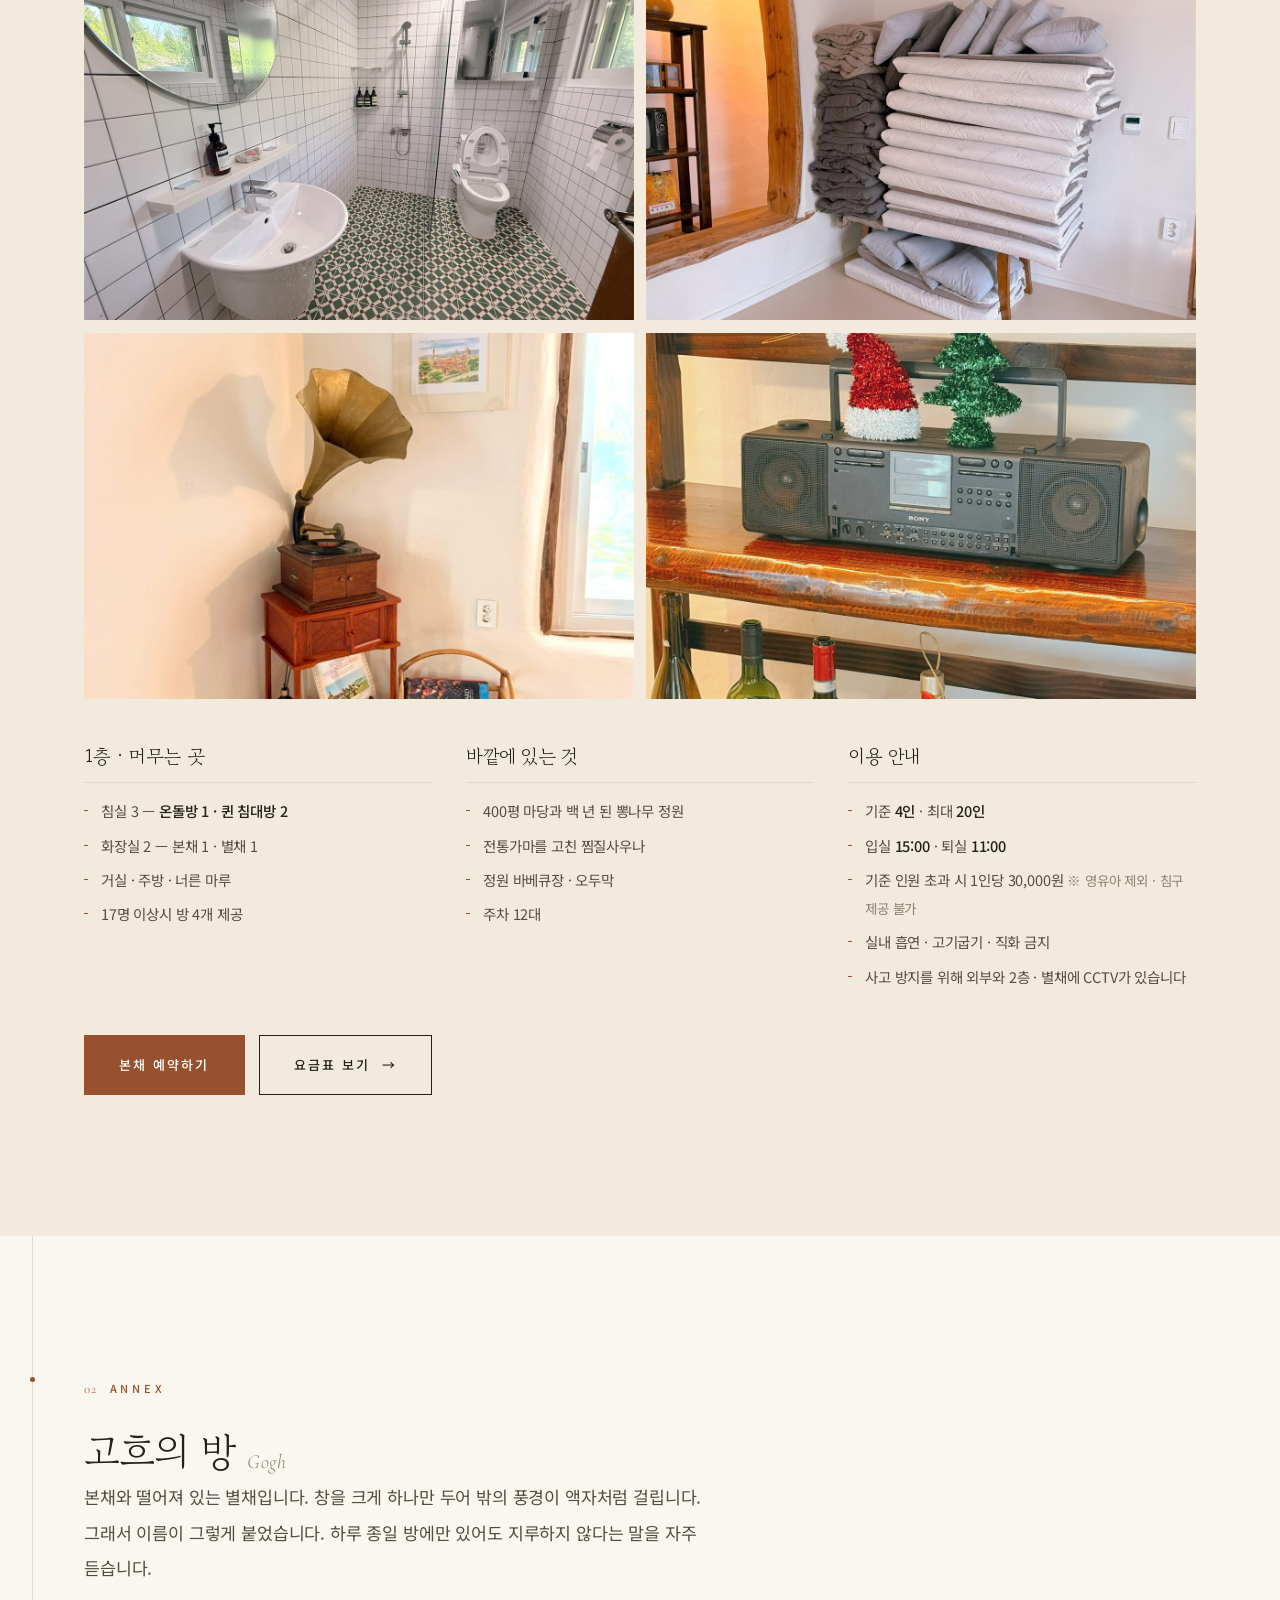
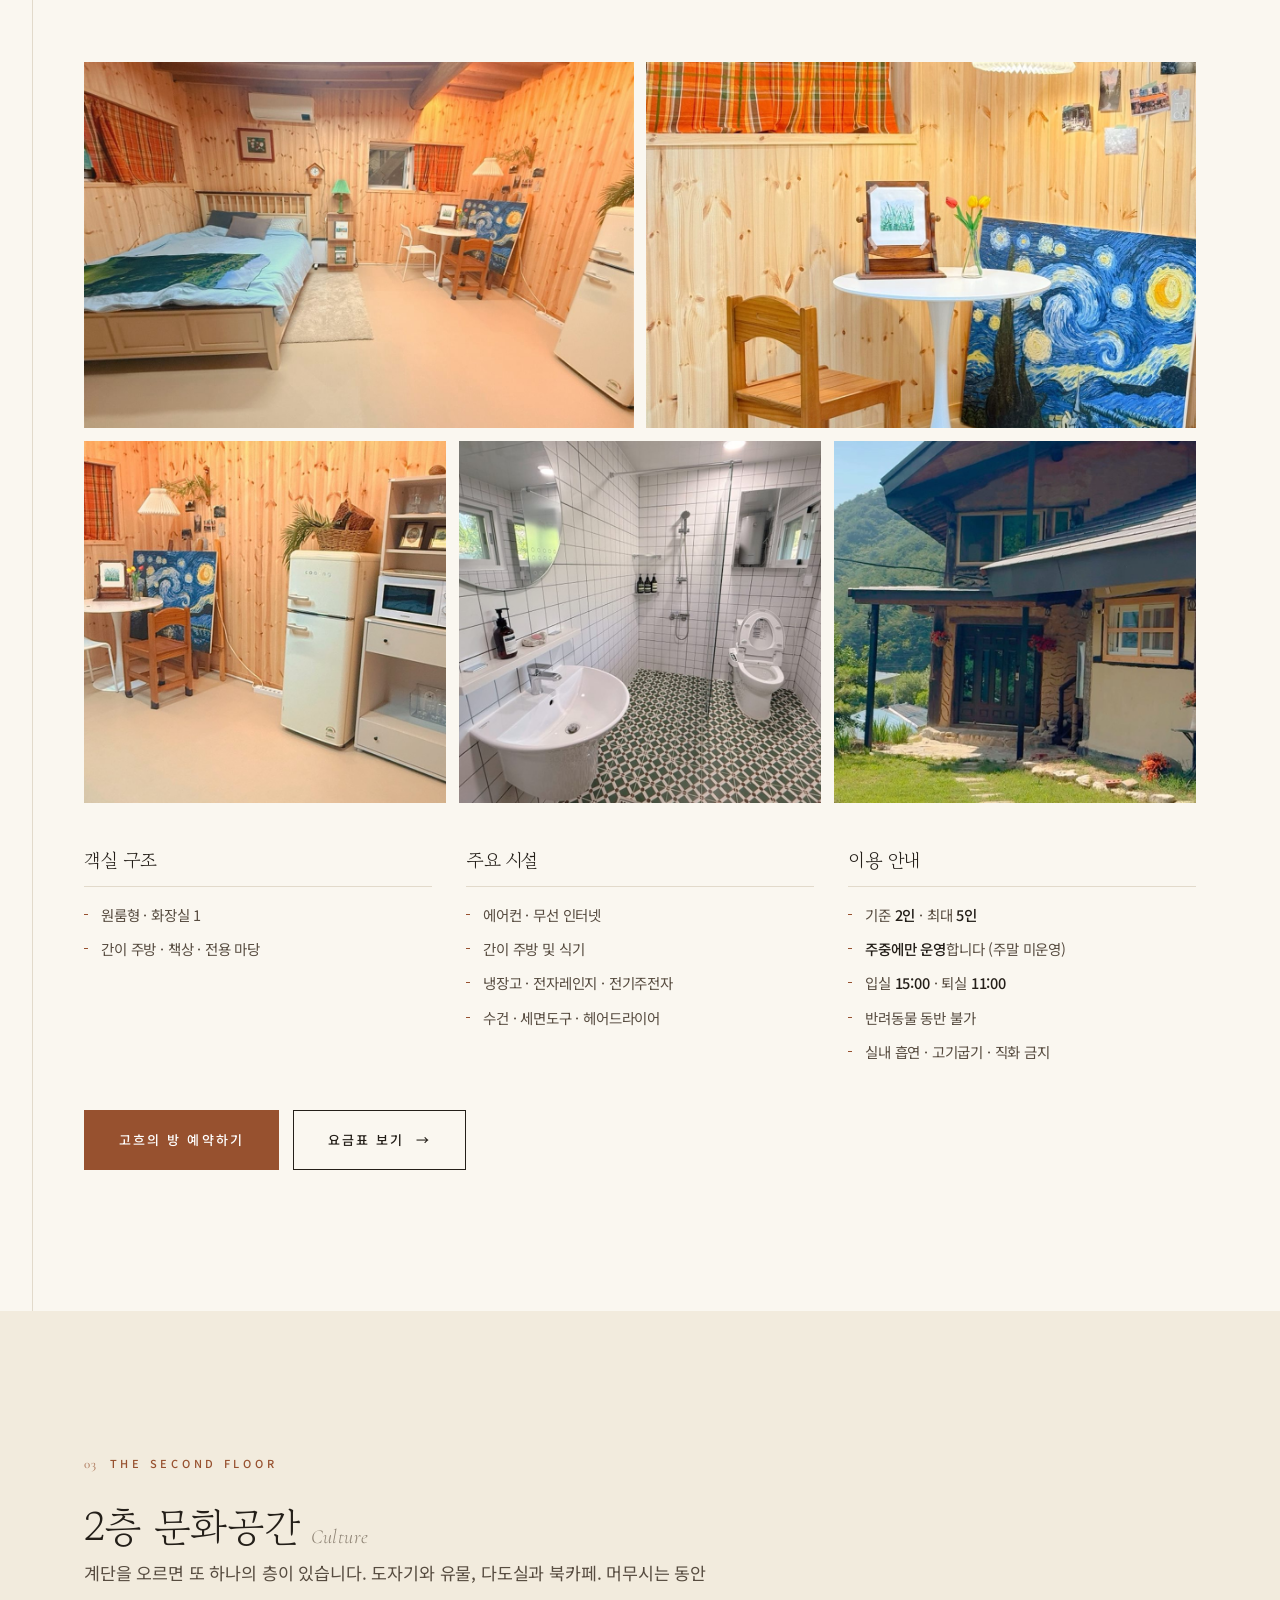
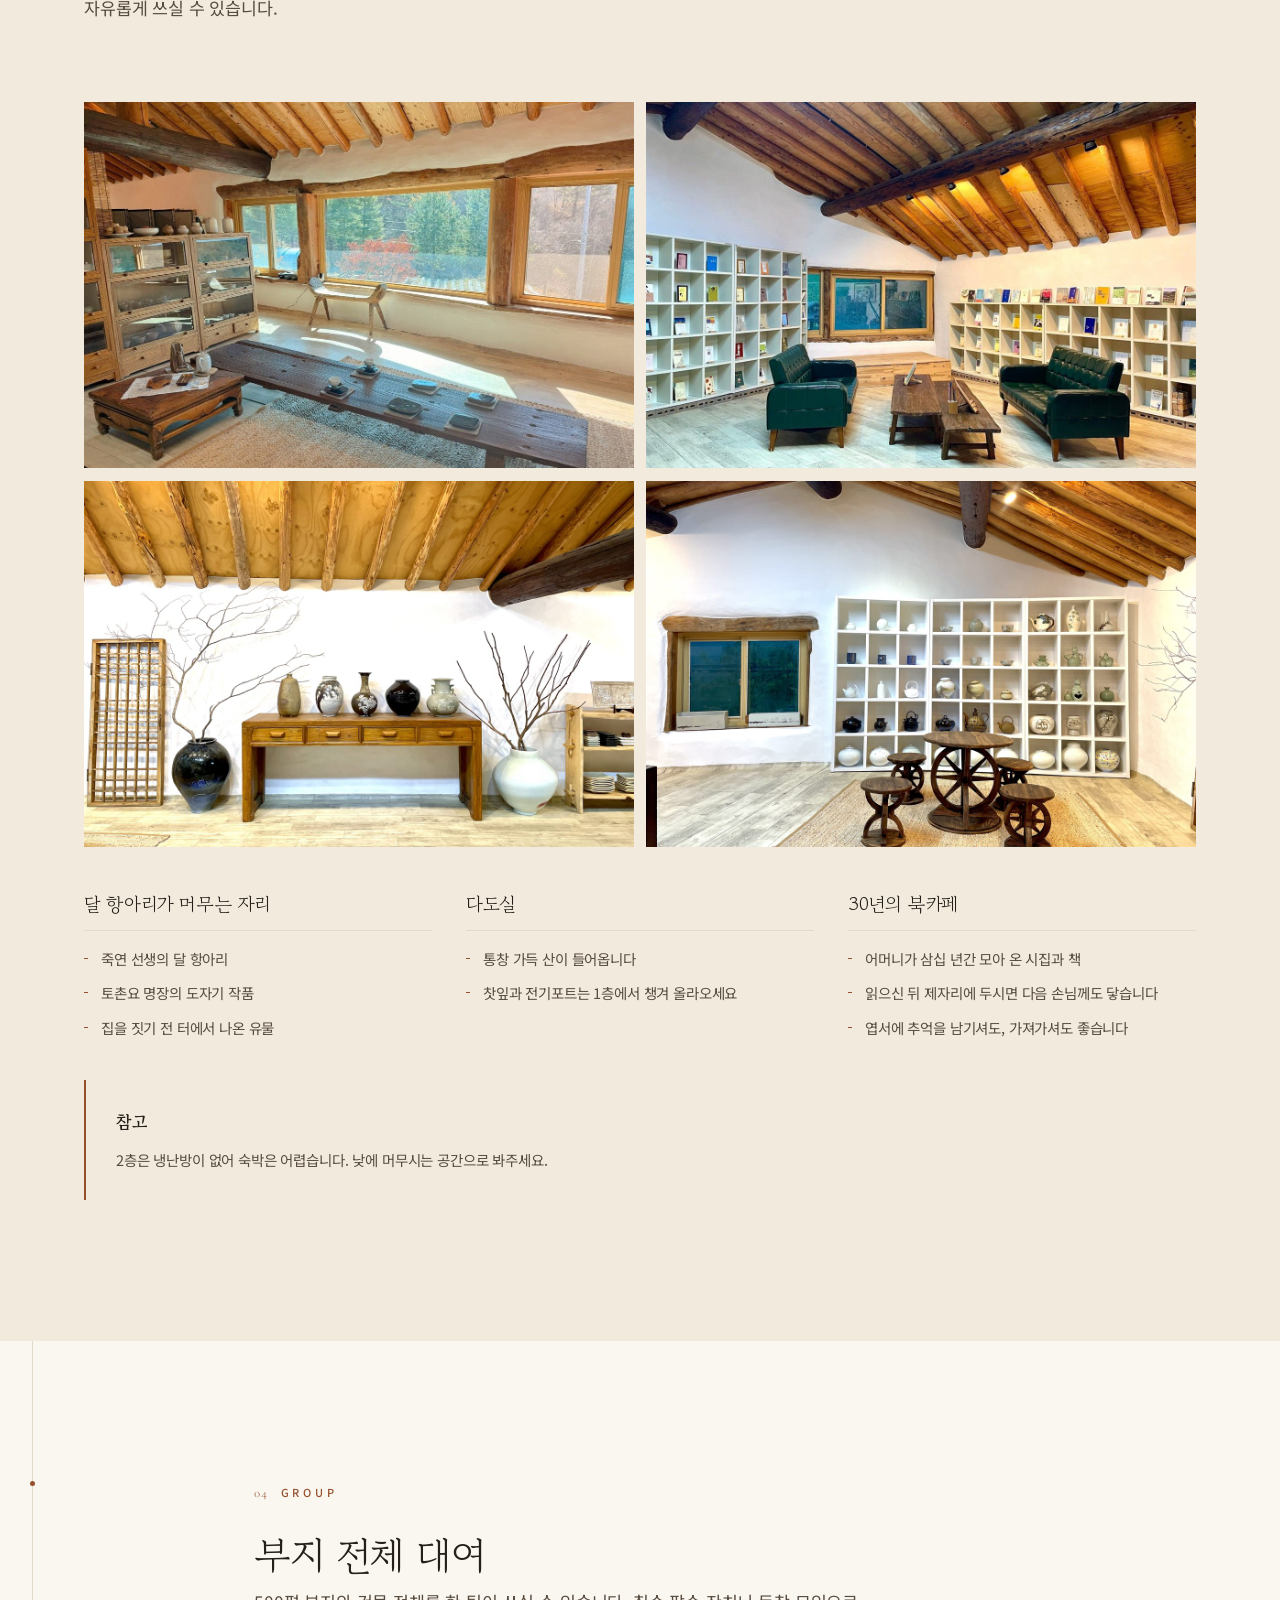
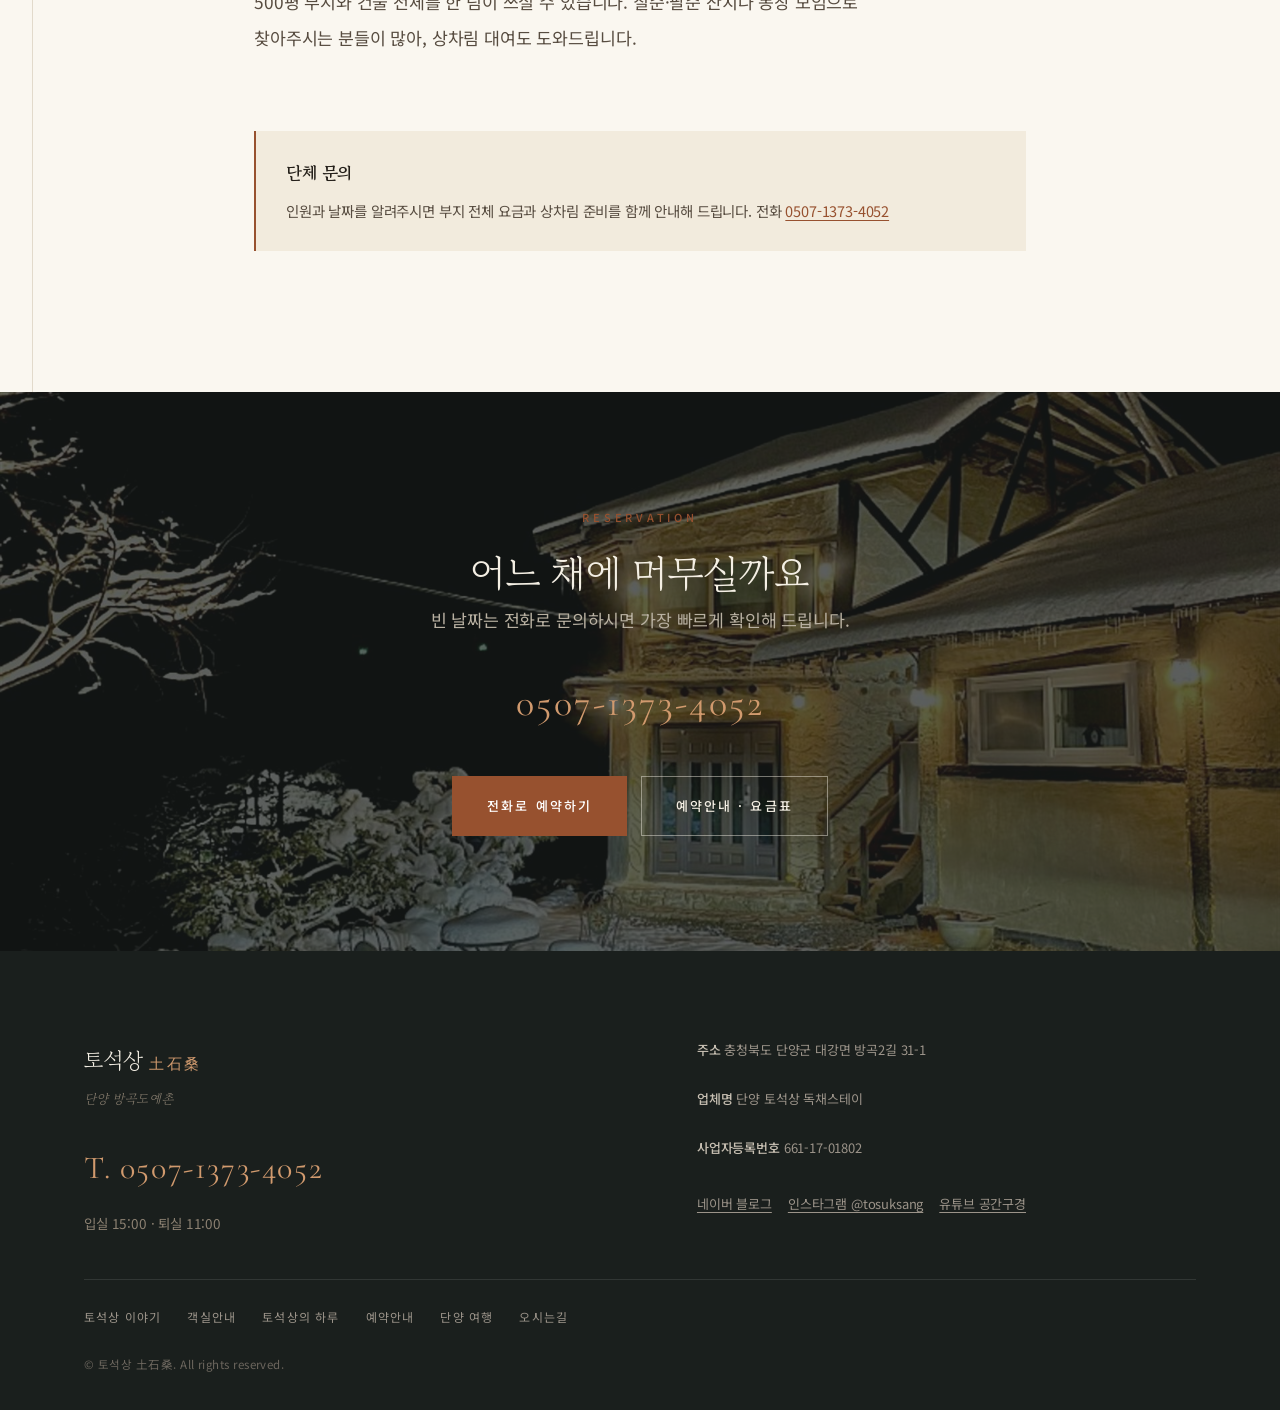
<file: rooms.html>
<!DOCTYPE html>
<html lang="ko">
<head>
<meta charset="utf-8">
<meta name="viewport" content="width=device-width, initial-scale=1">
<title>객실안내 | 단양 독채펜션 토석상 土石桑</title>
<meta name="description" content="단양 독채펜션 토석상 객실안내. 한옥 본채 토석상과 별채 고흐의 방, 두 채의 독채 객실 구조와 시설, 500평 부지 전체 대여 안내.">
<link rel="stylesheet" href="css/style.css">
</head>
<body>
<a class="skip" href="#main">본문으로 바로가기</a>

<!-- ================= 헤더 ================= -->
<header class="header">
  <div class="header__inner">
    <a class="logo" href="index.html">
      <span class="logo__kr">
        <span data-site="name">토석상</span>
        <b class="logo__cn" data-site="nameCn">土石桑</b>
      </span>
      <span class="logo__en">TOSEOKSANG · DANYANG</span>
    </a>
    <nav aria-label="주메뉴">
      <ul class="nav">
        <li><a class="nav__top" href="index.html#about">ABOUT</a>
          <ul class="nav__sub"><li><a href="index.html#about">토석상 이야기</a></li><li><a href="index.html#gallery">전경보기</a></li></ul></li>
        <li><a class="nav__top" href="rooms.html">ROOMS</a>
          <ul class="nav__sub"><li><a href="rooms.html#main">토석상 (본채)</a></li><li><a href="rooms.html#gogh">고흐의 방</a></li></ul></li>
        <li><a class="nav__top" href="index.html#point">SPECIAL</a>
          <ul class="nav__sub"><li><a href="index.html#point">토석상의 하루</a></li><li><a href="index.html#gallery">공간 둘러보기</a></li></ul></li>
        <li><a class="nav__top" href="reservation.html">RESERVE</a>
          <ul class="nav__sub"><li><a href="reservation.html">예약안내 · 요금</a></li><li><a href="#" data-book>전화예약</a></li></ul></li>
        <li><a class="nav__top" href="travel.html">TRAVEL</a>
          <ul class="nav__sub"><li><a href="travel.html">단양 여행</a></li></ul></li>
        <li><a class="nav__top" href="location.html">LOCATION</a>
          <ul class="nav__sub"><li><a href="location.html">오시는길</a></li></ul></li>
      </ul>
    </nav>
    <div class="header__cta">
      <a class="header__tel" data-tel href="#"><span data-site="phone">0507-1373-4052</span></a>
      <a class="header__book" data-book href="#">전화예약</a>
      <button class="burger" type="button" aria-expanded="false" aria-controls="drawer" aria-label="메뉴 열기">
        <span></span><span></span><span></span>
      </button>
    </div>
  </div>
</header>

<div class="drawer" id="drawer" aria-hidden="true">
  <div class="drawer__group"><p class="drawer__label">About</p>
    <a href="index.html#about">토석상 이야기</a><a href="index.html#gallery">전경보기</a></div>
  <div class="drawer__group"><p class="drawer__label">Rooms</p>
    <a href="rooms.html#main">토석상 (본채)</a><a href="rooms.html#gogh">고흐의 방</a></div>
  <div class="drawer__group"><p class="drawer__label">Special</p>
    <a href="index.html#point">토석상의 하루</a></div>
  <div class="drawer__group"><p class="drawer__label">Reserve</p>
    <a href="reservation.html">예약안내 · 요금</a><a href="#" data-book>전화예약</a></div>
  <div class="drawer__group"><p class="drawer__label">Travel &amp; Location</p>
    <a href="travel.html">단양 여행</a><a href="location.html">오시는길</a></div>
  <div class="drawer__foot">
    <a class="btn btn--gold" data-tel href="#">전화문의 <span data-site="phone">0507-1373-4052</span></a>
    <a class="btn" data-navermap href="#">네이버 지도 보기</a>
    <a class="btn" data-blog href="#">네이버 블로그</a>
  </div>
</div>

<main id="main">

  <section class="pagehead">
    <img src="images/pagehead-rooms.jpg" alt="" data-ph="객실 페이지 배경" aria-hidden="true">
    <div class="pagehead__body">
      <p class="pagehead__en">Rooms</p>
      <h1 class="pagehead__kr">객실안내</h1>
      <p class="pagehead__cn" data-site="nameCn">土石桑</p>
    </div>
  </section>

  <nav class="crumb" aria-label="현재 위치">
    <a href="index.html">HOME</a><span>·</span><span>객실안내</span>
  </nav>

  <!-- ================= 객실 요약 ================= -->
  <section class="section">
    <span class="spine"></span>
    <div class="wrap">
      <div class="section-head center rv">
        <span class="eyebrow">Rooms</span>
        <h2 class="h-section">500평 부지를 하루 한 팀만</h2>
        <span class="rule center"></span>
        <p class="lead">
          한옥 본채 토석상과 별채 고흐의 방. 머무는 동안 마당도 마루도
          2층 갤러리도 전부 한 팀 몫입니다.
        </p>
      </div>

      <div class="table-scroll rv rv-d1">
        <table class="rate">
          <caption class="small" style="text-align:left; padding-bottom:12px">
            객실 한눈에 보기 · 요금은 <a class="tlink" href="reservation.html" style="font-size:inherit">예약안내</a> 참고
          </caption>
          <thead>
            <tr><th>객실</th><th>구조</th><th>방 / 화장실</th><th>기준 / 최대</th><th>비고</th></tr>
          </thead>
          <tbody>
            <tr><th>토석상</th><td>독채 한옥 · 본채</td><td>방 3 / 화장실 2</td><td>기준 4인 / 최대 20인</td><td>17명 이상시 방 4 / 화장실 2</td></tr>
            <tr><th>고흐의 방</th><td>독채 · 별채</td><td>원룸 / 화장실 1</td><td>2인 / 5인</td><td>창 하나에 풍경이 걸리는 방</td></tr>
          </tbody>
        </table>
      </div>
    </div>
  </section>

  <!-- ================= 본채 ================= -->
  <section class="section section--paper2" id="main">
    <div class="wrap">
      <div class="section-head rv">
        <span class="eyebrow"><span class="num">01</span>Main house</span>
        <h2 class="h-section">토석상 <span class="latin" style="font-size:.5em">Main house</span></h2>
        <span class="rule"></span>
        <p class="lead">
          집 이름을 그대로 가진 한옥 본채입니다. 벽은 방곡 흙으로 바르고 기둥은
          다듬은 나무를 그대로 세웠습니다. 마감재로 덮지 않아 재료가 그대로 보입니다.
        </p>
      </div>

      <div class="gallery rv rv-d1" style="margin-bottom:44px">
        <a class="g-6" href="#main"><img src="images/room-main-5.jpg" alt="서까래가 드러난 본채 거실과 식탁" data-ph="본채 거실" data-ph-light></a>
        <a class="g-6" href="#main"><img src="images/room-main-10.jpg" alt="흔들의자와 서가가 놓인 거실 한편" data-ph="거실 한편" data-ph-light></a>
        <a class="g-6" href="#main"><img src="images/room-main-6.jpg" alt="창가에 놓인 퀸 침대방" data-ph="퀸 침대방" data-ph-light></a>
        <a class="g-6" href="#main"><img src="images/room-main-7.jpg" alt="거울과 빈티지 소품이 놓인 침실" data-ph="본채 침실" data-ph-light></a>
        <a class="g-6" href="#main"><img src="images/room-main-8.jpg" alt="인덕션과 냉장고를 갖춘 본채 주방" data-ph="본채 주방" data-ph-light></a>
        <a class="g-6" href="#main"><img src="images/room-main-3.jpg" alt="본채 주방 한편의 작업대" data-ph="본채 주방" data-ph-light></a>
        <a class="g-6" href="#main"><img src="images/room-main-9.jpg" alt="샤워 공간이 분리된 본채 욕실" data-ph="본채 욕실" data-ph-light></a>
        <a class="g-6" href="#main"><img src="images/room-main-11.jpg" alt="세면대와 변기가 있는 본채 화장실" data-ph="본채 화장실" data-ph-light></a>
        <a class="g-6" href="#main"><img src="images/room-main-12.jpg" alt="타일을 두른 별채 화장실" data-ph="별채 화장실" data-ph-light></a>
        <a class="g-6" href="#main"><img src="images/room-main-13.jpg" alt="차곡차곡 쌓아 둔 수건과 침구" data-ph="수건 · 침구" data-ph-light></a>
        <a class="g-6" href="#main"><img src="images/room-main-14.jpg" alt="창가에 놓인 축음기" data-ph="축음기" data-ph-light></a>
        <a class="g-6" href="#main"><img src="images/room-main-15.jpg" alt="선반 위 빈티지 라디오" data-ph="빈티지 라디오" data-ph-light></a>
      </div>

      <div class="notes rv" style="grid-template-columns:repeat(auto-fit,minmax(240px,1fr))">
        <div>
          <h3>1층 · 머무는 곳</h3>
          <ul>
            <li>침실 3 — <b>온돌방 1 · 퀸 침대방 2</b></li>
            <li>화장실 2 — 본채 1 · 별채 1</li>
            <li>거실 · 주방 · 너른 마루</li>
            <li>17명 이상시 방 4개 제공</li>
          </ul>
        </div>
        <div>
          <h3>바깥에 있는 것</h3>
          <ul>
            <li>400평 마당과 백 년 된 뽕나무 정원</li>
            <li>전통가마를 고친 찜질사우나</li>
            <li>정원 바베큐장 · 오두막</li>
            <li>주차 12대</li>
          </ul>
        </div>
        <div>
          <h3>이용 안내</h3>
          <ul>
            <li>기준 <b>4인</b> · 최대 <b>20인</b></li>
            <li>입실 <b><span data-site="checkIn">15:00</span></b> · 퇴실 <b><span data-site="checkOut">11:00</span></b></li>
            <li>기준 인원 초과 시 1인당 30,000원 <span class="small">※ 영유아 제외 · 침구 제공 불가</span></li>
            <li>실내 흡연 · 고기굽기 · 직화 금지</li>
            <li>사고 방지를 위해 외부와 2층 · 별채에 CCTV가 있습니다</li>
          </ul>
        </div>
      </div>

      <p style="margin-top:44px; display:flex; gap:14px; flex-wrap:wrap">
        <a class="btn btn--gold" data-book href="#">본채 예약하기</a>
        <a class="btn" href="reservation.html">요금표 보기 <span class="arw">→</span></a>
      </p>
    </div>
  </section>

  <!-- ================= 별채 ================= -->
  <section class="section" id="gogh">
    <span class="spine"></span>
    <div class="wrap">
      <div class="section-head rv">
        <span class="eyebrow"><span class="num">02</span>Annex</span>
        <h2 class="h-section">고흐의 방 <span class="latin" style="font-size:.5em">Gogh</span></h2>
        <span class="rule"></span>
        <p class="lead">
          본채와 떨어져 있는 별채입니다. 창을 크게 하나만 두어 밖의 풍경이
          액자처럼 걸립니다. 그래서 이름이 그렇게 붙었습니다.
          하루 종일 방에만 있어도 지루하지 않다는 말을 자주 듣습니다.
        </p>
      </div>

      <div class="gallery rv rv-d1" style="margin-bottom:44px">
        <a class="g-6" href="#gogh"><img src="images/room-gogh-1.jpg" alt="고흐의방 내부" data-ph="고흐의방 내부"></a>
        <a class="g-6" href="#gogh"><img src="images/room-gogh-2.jpg" alt="고흐의방 창가" data-ph="고흐의방 창가"></a>
        <a class="g-4" href="#gogh"><img src="images/room-gogh-3.jpg" alt="고흐의방 침구" data-ph="고흐의방 침실"></a>
        <a class="g-4" href="#gogh"><img src="images/room-gogh-4.jpg" alt="고흐의방 욕실" data-ph="고흐의방 욕실"></a>
        <a class="g-4" href="#gogh"><img src="images/room-gogh-5.jpg" alt="고흐의방 외관" data-ph="고흐의방 외관"></a>
      </div>

      <div class="notes rv" style="grid-template-columns:repeat(auto-fit,minmax(240px,1fr))">
        <div>
          <h3>객실 구조</h3>
          <ul>
            <li>원룸형 · 화장실 1</li>
            <li>간이 주방 · 책상 · 전용 마당</li>
          </ul>
        </div>
        <div>
          <h3>주요 시설</h3>
          <ul>
            <li>에어컨 · 무선 인터넷</li>
            <li>간이 주방 및 식기</li>
            <li>냉장고 · 전자레인지 · 전기주전자</li>
            <li>수건 · 세면도구 · 헤어드라이어</li>
          </ul>
        </div>
        <div>
          <h3>이용 안내</h3>
          <ul>
            <li>기준 <b>2인</b> · 최대 <b>5인</b></li>
            <li><b>주중에만 운영</b>합니다 (주말 미운영)</li>
            <li>입실 <b><span data-site="checkIn">15:00</span></b> · 퇴실 <b><span data-site="checkOut">11:00</span></b></li>
            <li>반려동물 동반 불가</li>
            <li>실내 흡연 · 고기굽기 · 직화 금지</li>
          </ul>
        </div>
      </div>

      <p style="margin-top:44px; display:flex; gap:14px; flex-wrap:wrap">
        <a class="btn btn--gold" data-book href="#">고흐의 방 예약하기</a>
        <a class="btn" href="reservation.html">요금표 보기 <span class="arw">→</span></a>
      </p>
    </div>
  </section>

  <!-- ================= 2층 문화공간 ================= -->
  <section class="section section--paper2" id="culture">
    <div class="wrap">
      <div class="section-head rv">
        <span class="eyebrow"><span class="num">03</span>The second floor</span>
        <h2 class="h-section">2층 문화공간 <span class="latin" style="font-size:.5em">Culture</span></h2>
        <span class="rule"></span>
        <p class="lead">
          계단을 오르면 또 하나의 층이 있습니다. 도자기와 유물, 다도실과 북카페.
          머무시는 동안 자유롭게 쓰실 수 있습니다.
        </p>
      </div>

      <div class="gallery rv rv-d1" style="margin-bottom:44px">
        <a class="g-6" href="#culture"><img src="images/culture-art.jpg" alt="통창 앞 다도 자리와 도자기 진열장" data-ph="다도실" data-ph-light></a>
        <a class="g-6" href="#culture"><img src="images/culture-book.jpg" alt="서가가 벽을 두른 2층 북카페" data-ph="북카페" data-ph-light></a>
        <a class="g-6" href="#culture"><img src="images/culture-pot.jpg" alt="좌판 위에 나란히 놓인 도자기와 마른 가지" data-ph="도자기" data-ph-light></a>
        <a class="g-6" href="#culture"><img src="images/culture-shelf.jpg" alt="격자 선반에 진열된 도자기와 수레바퀴 탁자" data-ph="도자기 진열장" data-ph-light></a>
      </div>

      <div class="notes rv" style="grid-template-columns:repeat(auto-fit,minmax(240px,1fr))">
        <div>
          <h3>달 항아리가 머무는 자리</h3>
          <ul>
            <li>죽연 선생의 달 항아리</li>
            <li>토촌요 명장의 도자기 작품</li>
            <li>집을 짓기 전 터에서 나온 유물</li>
          </ul>
        </div>
        <div>
          <h3>다도실</h3>
          <ul>
            <li>통창 가득 산이 들어옵니다</li>
            <li>찻잎과 전기포트는 1층에서 챙겨 올라오세요</li>
          </ul>
        </div>
        <div>
          <h3>30년의 북카페</h3>
          <ul>
            <li>어머니가 삼십 년간 모아 온 시집과 책</li>
            <li>읽으신 뒤 제자리에 두시면 다음 손님께도 닿습니다</li>
            <li>엽서에 추억을 남기셔도, 가져가셔도 좋습니다</li>
          </ul>
        </div>
      </div>

      <div class="callout rv" style="margin-top:38px">
        <strong>참고</strong>
        2층은 냉난방이 없어 숙박은 어렵습니다. 낮에 머무시는 공간으로 봐주세요.
      </div>
    </div>
  </section>

  <!-- ================= 단체 이용 ================= -->
  <section class="section">
    <span class="spine"></span>
    <div class="wrap wrap-narrow" style="max-width:900px">
      <div class="section-head rv">
        <span class="eyebrow"><span class="num">04</span>Group</span>
        <h2 class="h-section">부지 전체 대여</h2>
        <span class="rule"></span>
        <p class="lead">
          500평 부지와 건물 전체를 한 팀이 쓰실 수 있습니다. 칠순·팔순 잔치나
          동창 모임으로 찾아주시는 분들이 많아, 상차림 대여도 도와드립니다.
        </p>
      </div>
      <div class="callout rv">
        <strong>단체 문의</strong>
        인원과 날짜를 알려주시면 부지 전체 요금과 상차림 준비를 함께 안내해 드립니다.
        전화 <a data-tel href="#" style="color:var(--clay); text-decoration:underline; text-underline-offset:3px"><span data-site="phone">0507-1373-4052</span></a>
      </div>
    </div>
  </section>

  <!-- ================= CTA ================= -->
  <section class="cta">
    <img src="images/cta.jpg" alt="" data-ph="예약 안내 배경" aria-hidden="true">
    <div class="cta__body wrap">
      <p class="eyebrow center" style="margin-bottom:18px">Reservation</p>
      <h2 class="h-section" style="color:#F4EFE4">어느 채에 머무실까요</h2>
      <span class="rule center"></span>
      <p class="lead" style="color:#B9B1A2">빈 날짜는 전화로 문의하시면 가장 빠르게 확인해 드립니다.</p>
      <a class="cta__tel" data-tel href="#"><span data-site="phone">0507-1373-4052</span></a>
      <div class="cta__actions">
        <a class="btn btn--gold" data-book href="#">전화로 예약하기</a>
        <a class="btn btn--light" href="reservation.html">예약안내 · 요금표</a>
      </div>
    </div>
  </section>

</main>

<!-- ================= 푸터 ================= -->
<footer class="footer">
  <div class="wrap">
    <div class="footer__top">
      <div>
        <p class="footer__logo">
          <span data-site="name">토석상</span>
          <span style="font-size:15px; letter-spacing:.16em; color:var(--clay-lit)" data-site="nameCn">土石桑</span>
        </p>
        <span class="latin" data-site="region">단양 방곡도예촌</span>
        <a class="footer__tel" data-tel href="#">T. <span data-site="phone">0507-1373-4052</span></a>
        <p class="small" style="margin-top:14px">입실 <span data-site="checkIn">15:00</span> · 퇴실 <span data-site="checkOut">11:00</span></p>
      </div>
      <dl class="footer__biz">
        <div><b>주소</b> <span data-site="address">주소를 입력하세요</span></div>
        <div><b>업체명</b> <span data-site="company">토석상</span></div>
        <div><b>사업자등록번호</b> <span data-site="bizNo">000-00-00000</span></div>
        <div style="margin-top:8px; display:flex; gap:16px"><a data-blog href="#" style="text-decoration:underline; text-underline-offset:3px">네이버 블로그</a><a data-insta href="#" style="text-decoration:underline; text-underline-offset:3px">인스타그램 @tosuksang</a><a data-youtube href="#" style="text-decoration:underline; text-underline-offset:3px">유튜브 공간구경</a></div>
      </dl>
    </div>
    <nav class="footer__nav" aria-label="하단 메뉴">
      <a href="index.html#about">토석상 이야기</a><a href="rooms.html">객실안내</a>
      <a href="index.html#point">토석상의 하루</a><a href="reservation.html">예약안내</a>
      <a href="travel.html">단양 여행</a><a href="location.html">오시는길</a>
    </nav>
    <p class="footer__copy">© <span data-site="name">토석상</span> 土石桑. All rights reserved.</p>
  </div>
</footer>

<div class="float-book">
  <a data-book href="#">전화예약</a>
  
</div>

<script src="js/site-config.js"></script>
<script src="js/main.js"></script>
</body>
</html>
</file>
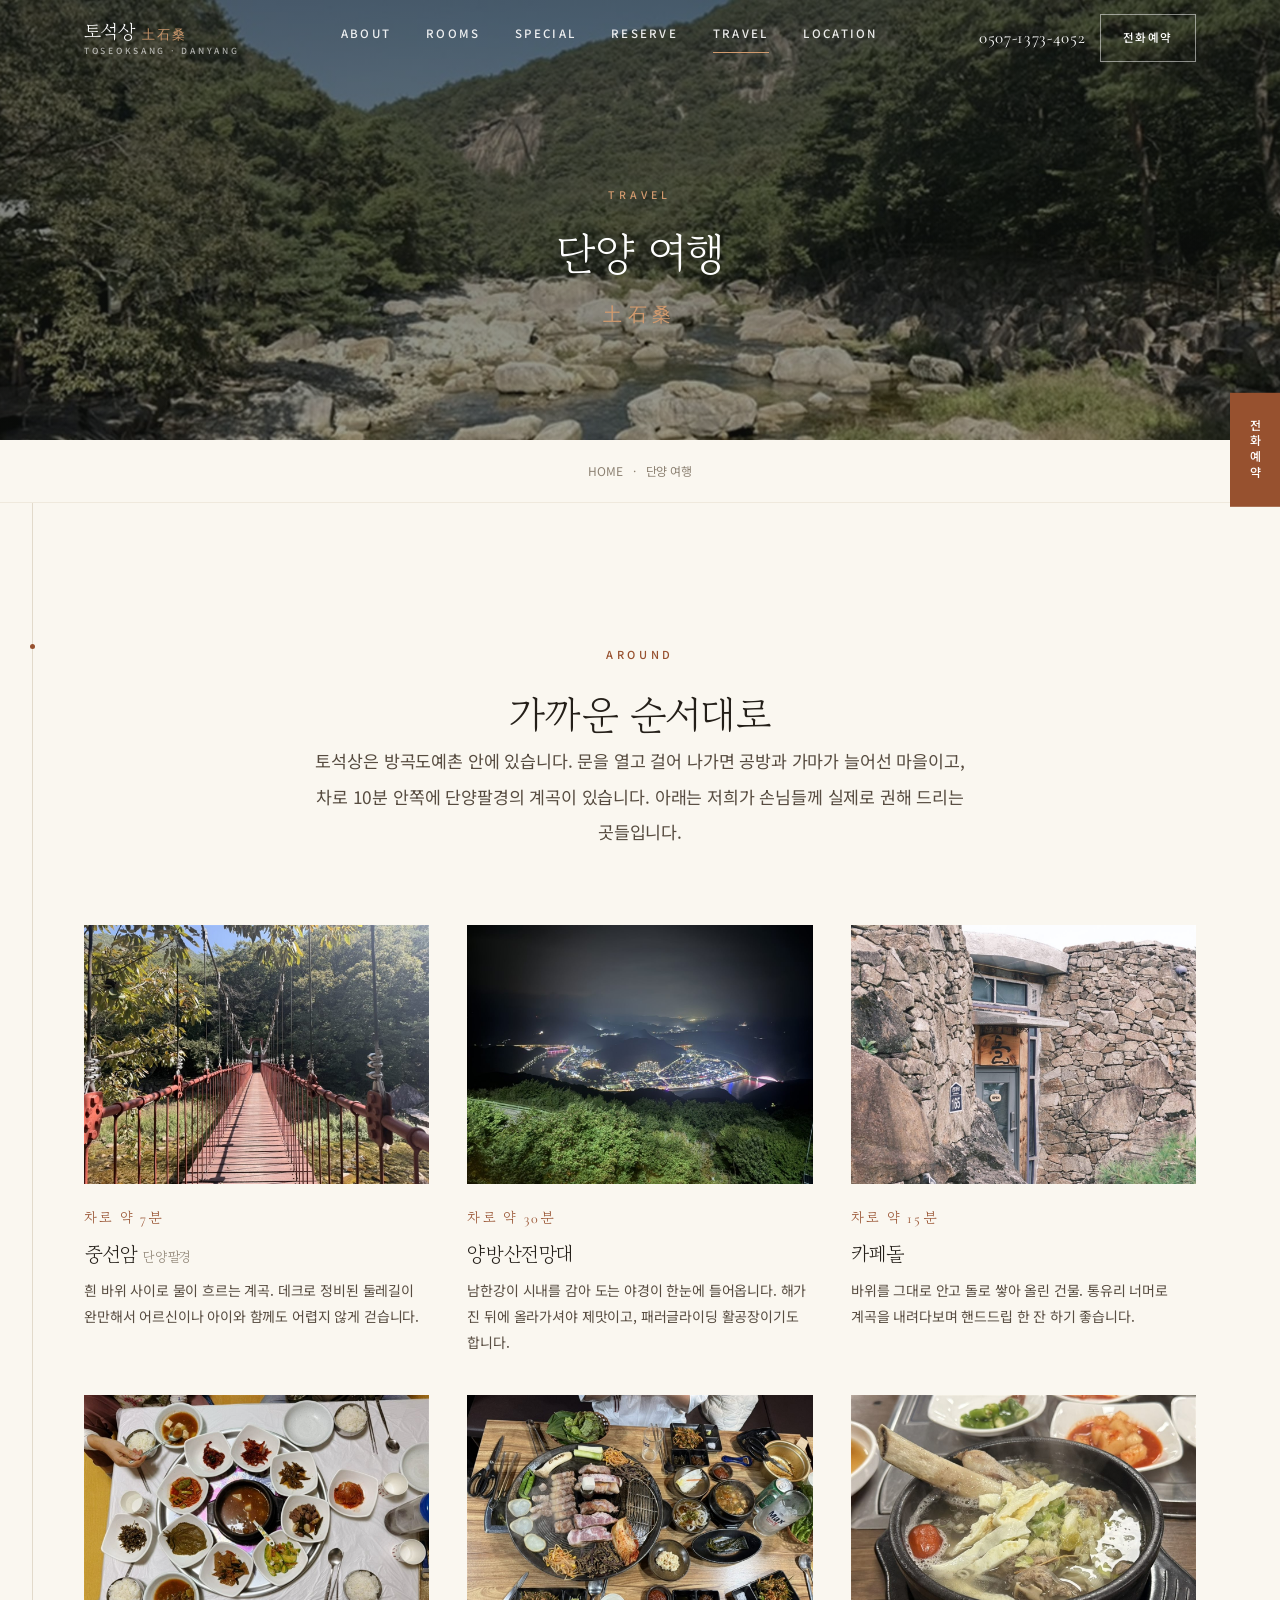
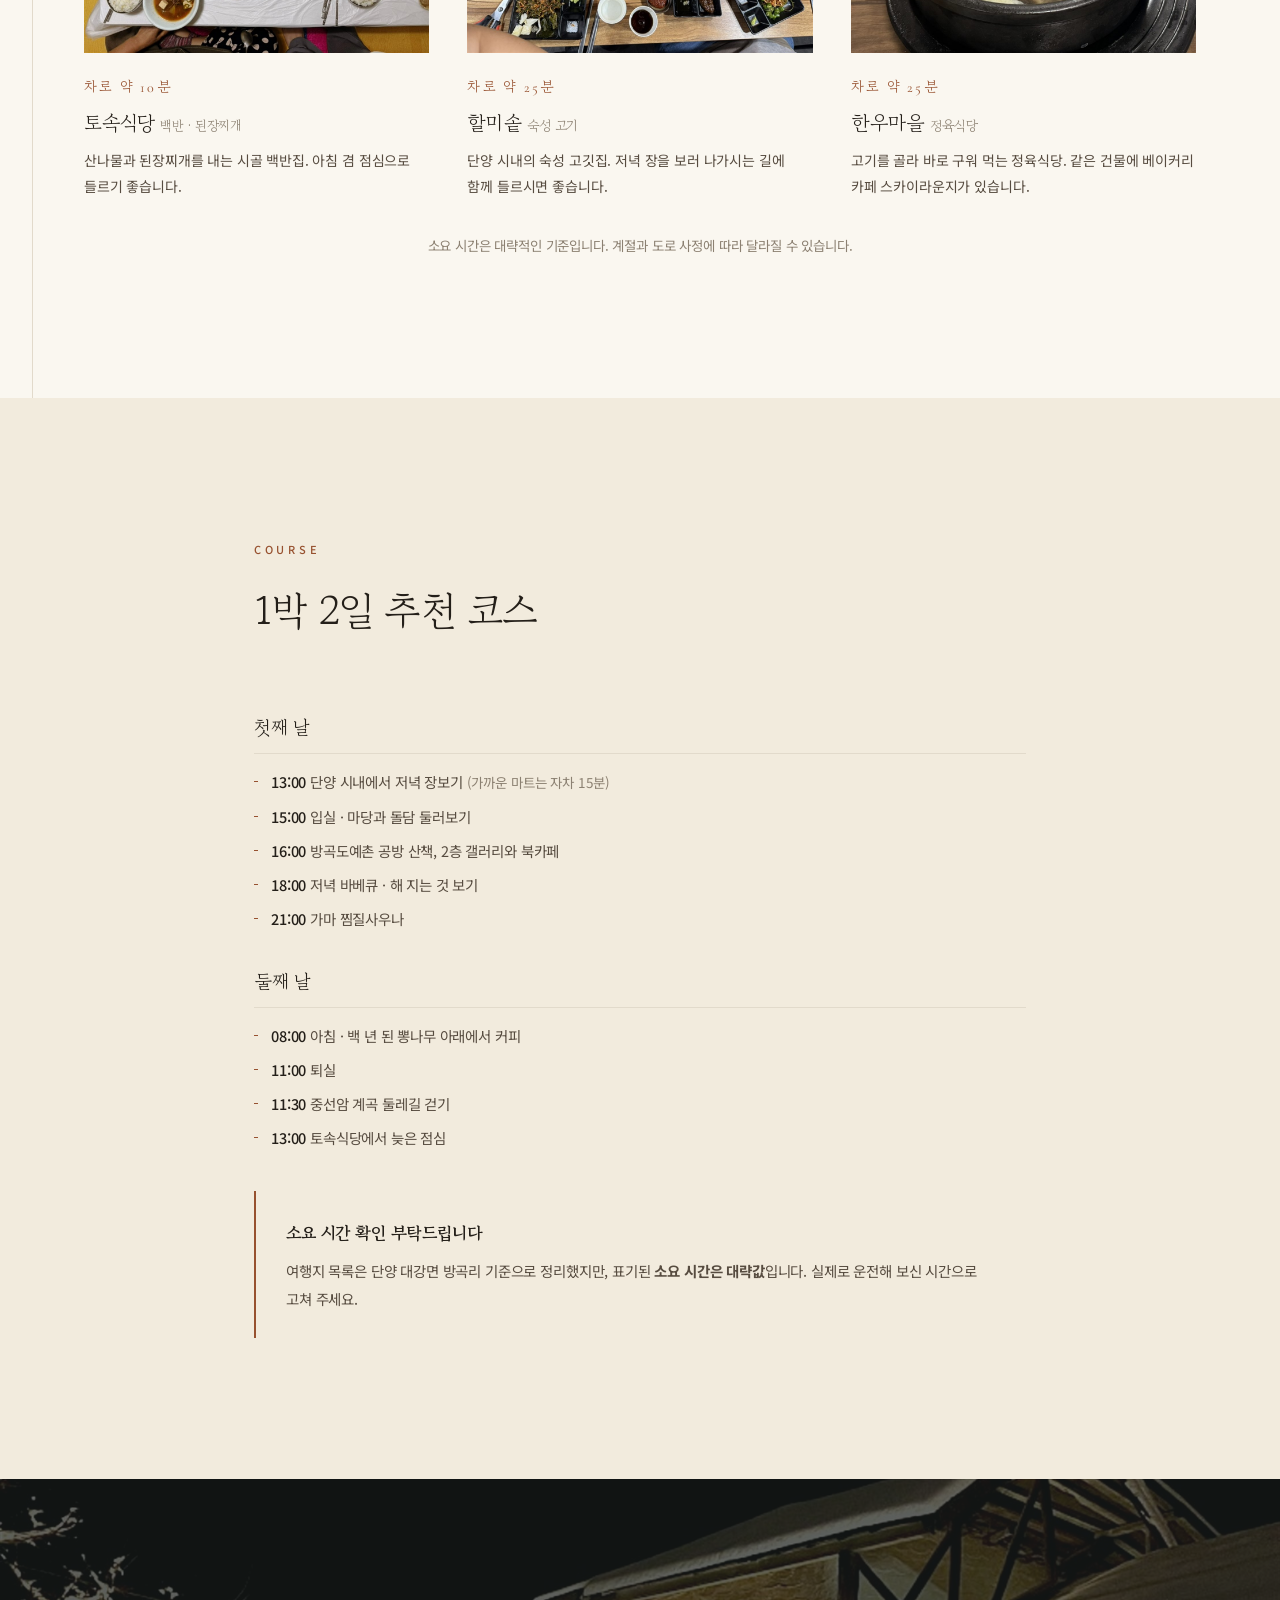
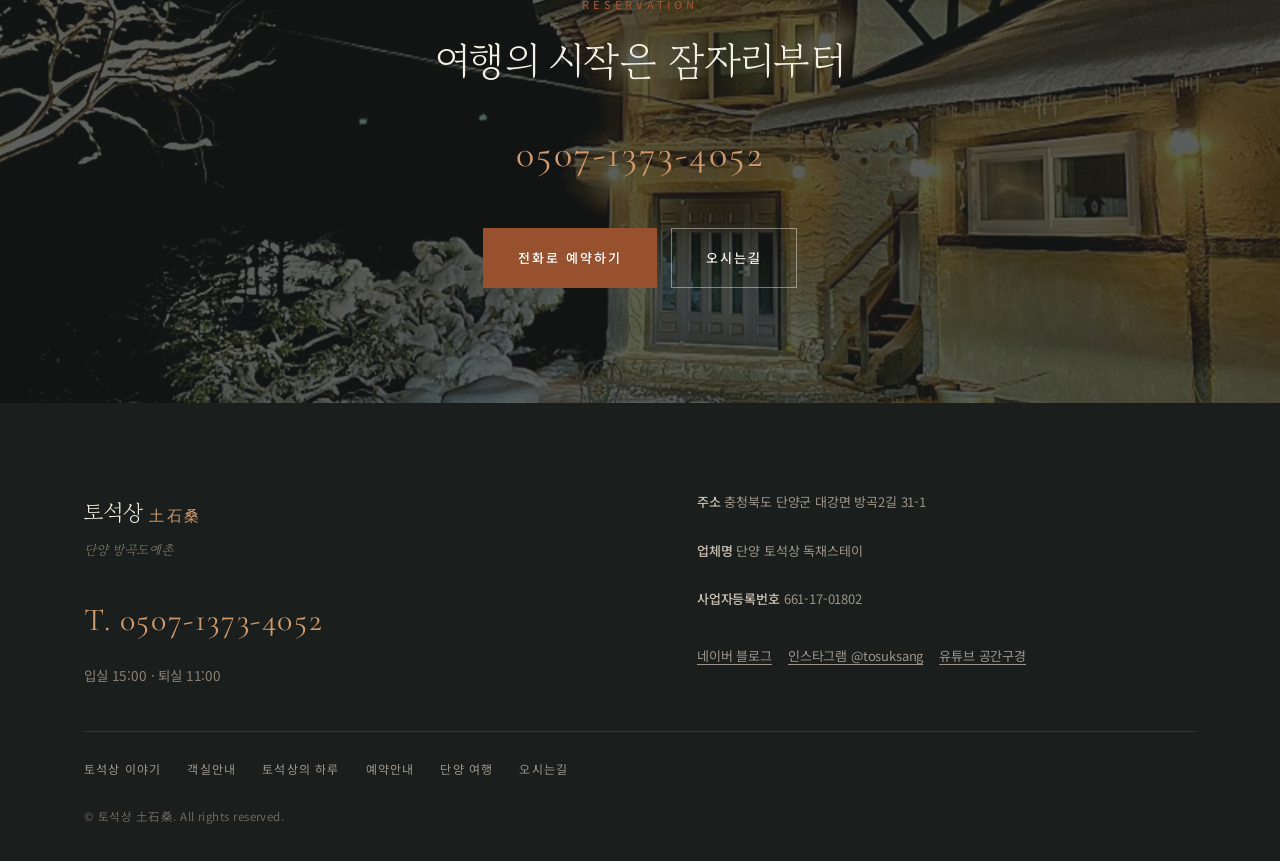
<file: travel.html>
<!DOCTYPE html>
<html lang="ko">
<head>
<meta charset="utf-8">
<meta name="viewport" content="width=device-width, initial-scale=1">
<title>단양 여행 | 단양 독채펜션 토석상 土石桑</title>
<meta name="description" content="단양 독채펜션 토석상에서 가까운 여행지와 맛집. 방곡도예촌, 중선암, 양방산전망대, 카페돌과 토속식당·할미솥·한우마을까지 주인장이 직접 권하는 1박 2일 코스.">
<link rel="stylesheet" href="css/style.css">
</head>
<body>
<a class="skip" href="#main">본문으로 바로가기</a>

<header class="header">
  <div class="header__inner">
    <a class="logo" href="index.html">
      <span class="logo__kr">
        <span data-site="name">토석상</span>
        <b class="logo__cn" data-site="nameCn">土石桑</b>
      </span>
      <span class="logo__en">TOSEOKSANG · DANYANG</span>
    </a>
    <nav aria-label="주메뉴">
      <ul class="nav">
        <li><a class="nav__top" href="index.html#about">ABOUT</a>
          <ul class="nav__sub"><li><a href="index.html#about">토석상 이야기</a></li><li><a href="index.html#gallery">전경보기</a></li></ul></li>
        <li><a class="nav__top" href="rooms.html">ROOMS</a>
          <ul class="nav__sub"><li><a href="rooms.html#main">토석상 (본채)</a></li><li><a href="rooms.html#gogh">고흐의 방</a></li></ul></li>
        <li><a class="nav__top" href="index.html#point">SPECIAL</a>
          <ul class="nav__sub"><li><a href="index.html#point">토석상의 하루</a></li><li><a href="index.html#gallery">공간 둘러보기</a></li></ul></li>
        <li><a class="nav__top" href="reservation.html">RESERVE</a>
          <ul class="nav__sub"><li><a href="reservation.html">예약안내 · 요금</a></li><li><a href="#" data-book>전화예약</a></li></ul></li>
        <li><a class="nav__top" href="travel.html">TRAVEL</a>
          <ul class="nav__sub"><li><a href="travel.html">단양 여행</a></li></ul></li>
        <li><a class="nav__top" href="location.html">LOCATION</a>
          <ul class="nav__sub"><li><a href="location.html">오시는길</a></li></ul></li>
      </ul>
    </nav>
    <div class="header__cta">
      <a class="header__tel" data-tel href="#"><span data-site="phone">0507-1373-4052</span></a>
      <a class="header__book" data-book href="#">전화예약</a>
      <button class="burger" type="button" aria-expanded="false" aria-controls="drawer" aria-label="메뉴 열기">
        <span></span><span></span><span></span>
      </button>
    </div>
  </div>
</header>

<div class="drawer" id="drawer" aria-hidden="true">
  <div class="drawer__group"><p class="drawer__label">About</p>
    <a href="index.html#about">토석상 이야기</a><a href="index.html#gallery">전경보기</a></div>
  <div class="drawer__group"><p class="drawer__label">Rooms</p>
    <a href="rooms.html#main">토석상 (본채)</a><a href="rooms.html#gogh">고흐의 방</a></div>
  <div class="drawer__group"><p class="drawer__label">Special</p>
    <a href="index.html#point">토석상의 하루</a></div>
  <div class="drawer__group"><p class="drawer__label">Reserve</p>
    <a href="reservation.html">예약안내 · 요금</a><a href="#" data-book>전화예약</a></div>
  <div class="drawer__group"><p class="drawer__label">Travel &amp; Location</p>
    <a href="travel.html">단양 여행</a><a href="location.html">오시는길</a></div>
  <div class="drawer__foot">
    <a class="btn btn--gold" data-tel href="#">전화문의 <span data-site="phone">0507-1373-4052</span></a>
    <a class="btn" data-navermap href="#">네이버 지도 보기</a>
    <a class="btn" data-blog href="#">네이버 블로그</a>
  </div>
</div>

<main id="main">

  <section class="pagehead">
    <img src="images/pagehead-travel.jpg" alt="" data-ph="여행지 페이지 배경" aria-hidden="true">
    <div class="pagehead__body">
      <p class="pagehead__en">Travel</p>
      <h1 class="pagehead__kr">단양 여행</h1>
      <p class="pagehead__cn" data-site="nameCn">土石桑</p>
    </div>
  </section>

  <nav class="crumb" aria-label="현재 위치">
    <a href="index.html">HOME</a><span>·</span><span>단양 여행</span>
  </nav>

  <section class="section">
    <span class="spine"></span>
    <div class="wrap">
      <div class="section-head center rv">
        <span class="eyebrow">Around</span>
        <h2 class="h-section">가까운 순서대로</h2>
        <span class="rule center"></span>
        <p class="lead">
          토석상은 방곡도예촌 안에 있습니다. 문을 열고 걸어 나가면 공방과 가마가
          늘어선 마을이고, 차로 10분 안쪽에 단양팔경의 계곡이 있습니다.
          아래는 저희가 손님들께 실제로 권해 드리는 곳들입니다.
        </p>
      </div>

      <div class="spots rv rv-d1">
        <article class="spot">
          <div class="spot__media"><img src="images/travel-1.jpg" alt="중선암 계곡을 건너는 붉은 출렁다리" data-ph="중선암"></div>
          <p class="spot__dist">차로 약 7분</p>
          <h3>중선암 <span class="small">단양팔경</span></h3>
          <p>흰 바위 사이로 물이 흐르는 계곡. 데크로 정비된 둘레길이 완만해서 어르신이나 아이와 함께도 어렵지 않게 걷습니다.</p>
        </article>

        <article class="spot">
          <div class="spot__media"><img src="images/travel-2.jpg" alt="양방산전망대에서 내려다본 단양 시내 야경" data-ph="양방산전망대"></div>
          <p class="spot__dist">차로 약 30분</p>
          <h3>양방산전망대</h3>
          <p>남한강이 시내를 감아 도는 야경이 한눈에 들어옵니다. 해가 진 뒤에 올라가셔야 제맛이고, 패러글라이딩 활공장이기도 합니다.</p>
        </article>

        <article class="spot">
          <div class="spot__media"><img src="images/travel-3.jpg" alt="바위를 안고 돌로 지은 카페돌 외관" data-ph="카페돌"></div>
          <p class="spot__dist">차로 약 15분</p>
          <h3>카페돌</h3>
          <p>바위를 그대로 안고 돌로 쌓아 올린 건물. 통유리 너머로 계곡을 내려다보며 핸드드립 한 잔 하기 좋습니다.</p>
        </article>

        <article class="spot">
          <div class="spot__media"><img src="images/travel-4.jpg" alt="토속식당의 백반 한 상" data-ph="토속식당"></div>
          <p class="spot__dist">차로 약 10분</p>
          <h3>토속식당 <span class="small">백반 · 된장찌개</span></h3>
          <p>산나물과 된장찌개를 내는 시골 백반집. 아침 겸 점심으로 들르기 좋습니다.</p>
        </article>

        <article class="spot">
          <div class="spot__media"><img src="images/travel-5.jpg" alt="할미솥의 숙성 고기 한 상" data-ph="할미솥"></div>
          <p class="spot__dist">차로 약 25분</p>
          <h3>할미솥 <span class="small">숙성 고기</span></h3>
          <p>단양 시내의 숙성 고깃집. 저녁 장을 보러 나가시는 길에 함께 들르시면 좋습니다.</p>
        </article>

        <article class="spot">
          <div class="spot__media"><img src="images/travel-6.jpg" alt="한우마을의 갈비탕 한 상" data-ph="한우마을"></div>
          <p class="spot__dist">차로 약 25분</p>
          <h3>한우마을 <span class="small">정육식당</span></h3>
          <p>고기를 골라 바로 구워 먹는 정육식당. 같은 건물에 베이커리 카페 스카이라운지가 있습니다.</p>
        </article>
      </div>

      <p class="small center" style="margin-top:34px; color:var(--muted)">
        소요 시간은 대략적인 기준입니다. 계절과 도로 사정에 따라 달라질 수 있습니다.
      </p>
    </div>
  </section>

  <!-- ================= 추천 코스 ================= -->
  <section class="section section--paper2">
    <div class="wrap wrap-narrow" style="max-width:900px">
      <div class="section-head rv">
        <span class="eyebrow">Course</span>
        <h2 class="h-section">1박 2일 추천 코스</h2>
        <span class="rule"></span>
      </div>

      <div class="notes rv rv-d1">
        <div>
          <h3>첫째 날</h3>
          <ul>
            <li><b>13:00</b> 단양 시내에서 저녁 장보기 <span class="small">(가까운 마트는 자차 15분)</span></li>
            <li><b>15:00</b> 입실 · 마당과 돌담 둘러보기</li>
            <li><b>16:00</b> 방곡도예촌 공방 산책, 2층 갤러리와 북카페</li>
            <li><b>18:00</b> 저녁 바베큐 · 해 지는 것 보기</li>
            <li><b>21:00</b> 가마 찜질사우나</li>
          </ul>
        </div>
        <div>
          <h3>둘째 날</h3>
          <ul>
            <li><b>08:00</b> 아침 · 백 년 된 뽕나무 아래에서 커피</li>
            <li><b>11:00</b> 퇴실</li>
            <li><b>11:30</b> 중선암 계곡 둘레길 걷기</li>
            <li><b>13:00</b> 토속식당에서 늦은 점심</li>
          </ul>
        </div>
      </div>

      <div class="callout rv" style="margin-top:38px">
        <strong>소요 시간 확인 부탁드립니다</strong>
        여행지 목록은 단양 대강면 방곡리 기준으로 정리했지만, 표기된
        <b>소요 시간은 대략값</b>입니다. 실제로 운전해 보신 시간으로 고쳐 주세요.
      </div>
    </div>
  </section>

  <section class="cta">
    <img src="images/cta.jpg" alt="" data-ph="예약 안내 배경" aria-hidden="true">
    <div class="cta__body wrap">
      <p class="eyebrow center" style="margin-bottom:18px">Reservation</p>
      <h2 class="h-section" style="color:#F4EFE4">여행의 시작은 잠자리부터</h2>
      <span class="rule center"></span>
      <a class="cta__tel" data-tel href="#"><span data-site="phone">0507-1373-4052</span></a>
      <div class="cta__actions">
        <a class="btn btn--gold" data-book href="#">전화로 예약하기</a>
        <a class="btn btn--light" href="location.html">오시는길</a>
      </div>
    </div>
  </section>

</main>

<!-- ================= 푸터 ================= -->
<footer class="footer">
  <div class="wrap">
    <div class="footer__top">
      <div>
        <p class="footer__logo">
          <span data-site="name">토석상</span>
          <span style="font-size:15px; letter-spacing:.16em; color:var(--clay-lit)" data-site="nameCn">土石桑</span>
        </p>
        <span class="latin" data-site="region">단양 방곡도예촌</span>
        <a class="footer__tel" data-tel href="#">T. <span data-site="phone">0507-1373-4052</span></a>
        <p class="small" style="margin-top:14px">입실 <span data-site="checkIn">15:00</span> · 퇴실 <span data-site="checkOut">11:00</span></p>
      </div>
      <dl class="footer__biz">
        <div><b>주소</b> <span data-site="address">주소를 입력하세요</span></div>
        <div><b>업체명</b> <span data-site="company">토석상</span></div>
        <div><b>사업자등록번호</b> <span data-site="bizNo">000-00-00000</span></div>
        <div style="margin-top:8px; display:flex; gap:16px"><a data-blog href="#" style="text-decoration:underline; text-underline-offset:3px">네이버 블로그</a><a data-insta href="#" style="text-decoration:underline; text-underline-offset:3px">인스타그램 @tosuksang</a><a data-youtube href="#" style="text-decoration:underline; text-underline-offset:3px">유튜브 공간구경</a></div>
      </dl>
    </div>
    <nav class="footer__nav" aria-label="하단 메뉴">
      <a href="index.html#about">토석상 이야기</a><a href="rooms.html">객실안내</a>
      <a href="index.html#point">토석상의 하루</a><a href="reservation.html">예약안내</a>
      <a href="travel.html">단양 여행</a><a href="location.html">오시는길</a>
    </nav>
    <p class="footer__copy">© <span data-site="name">토석상</span> 土石桑. All rights reserved.</p>
  </div>
</footer>

<div class="float-book">
  <a data-book href="#">전화예약</a>
  
</div>

<script src="js/site-config.js"></script>
<script src="js/main.js"></script>
</body>
</html>
</file>
<file: css/style.css>
@import url('https://fonts.googleapis.com/css2?family=Gowun+Batang:wght@400;700&family=Noto+Sans+KR:wght@300;400;500;700&family=Cormorant+Garamond:ital,wght@0,300;0,400;1,300&display=swap');

/* ============================================================
   토석상 土石桑 — 디자인 시스템

   이름 세 글자에서 색을 가져왔습니다.
     土 흙   → 가마에서 구운 도자기 흙빛 (clay)  · 주 포인트
     石 돌   → 계곡 돌의 서늘한 회녹색 (stone)
     桑 뽕나무 → 뽕 열매의 짙은 자주 (mulberry) · 드물게 한 번
   ============================================================ */

:root {
  /* 색 */
  --ink:        #241F19;   /* 가장 진한 먹빛 갈색 — 제목 */
  --ink-2:      #574C40;   /* 본문 */
  --muted:      #8C8172;   /* 보조 텍스트 */
  --line:       #E2DACB;   /* 실선 */
  --line-soft:  #EFE9DD;
  --paper:      #FAF7F0;   /* 따뜻한 배경 — 마른 흙 */
  --paper-2:    #F2EBDD;   /* 한 톤 눌린 배경 */

  --clay:       #97512F;   /* 土 — 구운 흙. 밝은 배경 위 텍스트용 */
  --clay-lit:   #D19A6E;   /* 土 — 어두운 배경 위 텍스트용 */
  --stone:      #4A5450;   /* 石 — 서늘한 회녹색 */
  --stone-2:    #2B322F;   /* 石 — 어두운 섹션 */
  --stone-3:    #1A1F1D;
  --mulberry:   #6E3550;   /* 桑 — 뽕 열매 */

  /* 하위 호환용 별칭 */
  --gold:     var(--clay);
  --gold-lit: var(--clay-lit);
  --forest:   var(--stone-2);
  --forest-2: var(--stone-3);
  --white:      #FFFFFF;

  /* 글꼴 */
  --serif:  'Gowun Batang', 'Nanum Myeongjo', serif;
  --sans:   'Noto Sans KR', -apple-system, 'Malgun Gothic', sans-serif;
  --latin:  'Cormorant Garamond', 'Gowun Batang', serif;

  /* 여백 */
  --gutter: clamp(20px, 5vw, 64px);
  --section: clamp(80px, 11vw, 168px);
  --maxw: 1240px;

  /* 기타 */
  --ease: cubic-bezier(.22, .61, .36, 1);
  --header-h: 76px;
}

/* ── 리셋 ─────────────────────────────────────────────── */
*, *::before, *::after { box-sizing: border-box; }
* { margin: 0; padding: 0; }
html { -webkit-text-size-adjust: 100%; scroll-behavior: smooth; scroll-padding-top: var(--header-h); }
img, picture, svg { display: block; max-width: 100%; height: auto; }
ul, ol { list-style: none; }
button { font: inherit; color: inherit; background: none; border: 0; cursor: pointer; }
a { color: inherit; text-decoration: none; }
table { border-collapse: collapse; width: 100%; }

body {
  font-family: var(--sans);
  font-weight: 400;
  font-size: 16px;
  line-height: 1.85;
  color: var(--ink-2);
  background: var(--paper);
  letter-spacing: -.01em;
  word-break: keep-all;      /* 한글 단어 단위 줄바꿈 */
  overflow-wrap: break-word;
}
body.nav-open { overflow: hidden; }

/* ── 타이포 ───────────────────────────────────────────── */
h1, h2, h3, h4 {
  font-family: var(--serif);
  font-weight: 400;
  color: var(--ink);
  line-height: 1.42;
  letter-spacing: -.02em;
}

.eyebrow {
  font-family: var(--sans);
  font-size: 11px;
  font-weight: 500;
  letter-spacing: .34em;
  text-transform: uppercase;
  color: var(--gold);
  display: block;
  margin-bottom: 22px;
}
.eyebrow .num {
  font-family: var(--latin);
  font-size: 13px;
  letter-spacing: .1em;
  margin-right: 12px;
  opacity: .7;
}

.h-display { font-size: clamp(30px, 5.4vw, 60px); line-height: 1.34; }
.h-section { font-size: clamp(25px, 3.5vw, 40px); }
.h-sub     { font-size: clamp(19px, 2.1vw, 25px); }

.lead {
  font-size: clamp(15px, 1.35vw, 17.5px);
  line-height: 2.05;
  color: var(--ink-2);
}
.small { font-size: 13.5px; line-height: 1.8; color: var(--muted); }

.latin {
  font-family: var(--latin);
  font-weight: 300;
  font-style: italic;
  letter-spacing: .02em;
  color: var(--muted);
}

/* 금색 짧은 괘선 */
.rule { width: 40px; height: 1px; background: var(--gold); margin: 30px 0; }
.rule.center { margin-inline: auto; }

/* ── 레이아웃 ─────────────────────────────────────────── */
.wrap { width: 100%; max-width: var(--maxw); margin-inline: auto; padding-inline: var(--gutter); }
.wrap-narrow { max-width: 760px; }
.section { padding-block: var(--section); position: relative; }
.section--paper2 { background: var(--paper-2); }
.section--dark { background: var(--forest); color: #CFC8BA; }
.section--dark h1, .section--dark h2, .section--dark h3 { color: #F4EFE4; }
.section--dark .lead { color: #B9B1A2; }
.center { text-align: center; }

.section-head { max-width: 660px; margin-bottom: clamp(44px, 6vw, 76px); }
.section-head.center { margin-inline: auto; }

/* 페이지를 관통하는 금색 세로 실선 — 인쇄물 같은 리듬 */
.spine {
  position: absolute; left: max(calc(var(--gutter) / 2), 14px); top: 0; bottom: 0;
  width: 1px; background: var(--line); pointer-events: none;
}
.spine::before {
  content: ''; position: absolute; left: -2px; top: var(--section);
  width: 5px; height: 5px; border-radius: 50%; background: var(--gold);
}
@media (max-width: 900px) { .spine { display: none; } }

/* ── 버튼 ─────────────────────────────────────────────── */
.btn {
  display: inline-flex; align-items: center; gap: 12px;
  padding: 17px 34px;
  font-family: var(--sans); font-size: 13px; font-weight: 500;
  letter-spacing: .16em; text-transform: uppercase;
  border: 1px solid var(--ink); color: var(--ink);
  background: transparent; cursor: pointer;
  transition: background .35s var(--ease), color .35s var(--ease),
              border-color .35s var(--ease);
}
.btn:hover { background: var(--ink); color: var(--paper); }
.btn .arw { transition: transform .35s var(--ease); }
.btn:hover .arw { transform: translateX(5px); }

.btn--gold { background: var(--gold); border-color: var(--gold); color: #fff; }
.btn--gold:hover { background: var(--ink); border-color: var(--ink); color: #fff; }

.btn--light { border-color: rgba(244,239,228,.45); color: #F4EFE4; }
.btn--light:hover { background: #F4EFE4; border-color: #F4EFE4; color: var(--forest); }

/* 텍스트 링크 */
.tlink {
  display: inline-flex; align-items: center; gap: 9px;
  font-size: 13px; font-weight: 500; letter-spacing: .1em;
  color: var(--gold); padding-bottom: 5px;
  border-bottom: 1px solid currentColor;
  transition: gap .3s var(--ease), color .3s var(--ease);
}
.tlink:hover { gap: 15px; color: var(--ink); }

/* ============================================================
   헤더 / 내비게이션
   ============================================================ */
.header {
  position: fixed; inset: 0 0 auto; z-index: 90;
  height: var(--header-h);
  display: flex; align-items: center;
  transition: background .4s var(--ease), box-shadow .4s var(--ease),
              height .4s var(--ease);
}
.header__inner {
  width: 100%; max-width: var(--maxw); margin-inline: auto;
  padding-inline: var(--gutter);
  display: flex; align-items: center; justify-content: space-between; gap: 24px;
}

.logo { display: flex; flex-direction: column; line-height: 1.15; }
.logo__kr { font-family: var(--serif); font-size: 19px; color: #fff; letter-spacing: -.01em; }
.logo__en {
  font-family: var(--sans); font-size: 8.5px; font-weight: 500;
  letter-spacing: .32em; color: rgba(255,255,255,.62); margin-top: 4px;
}

/* 데스크톱 메뉴 */
.nav { display: flex; align-items: center; gap: clamp(18px, 2.4vw, 40px); }
.nav > li { position: relative; }
.nav__top {
  display: block; padding: 26px 2px;
  font-size: 11.5px; font-weight: 500; letter-spacing: .2em;
  color: rgba(255,255,255,.9);
  transition: color .3s var(--ease);
}
.nav__top::after {
  content: ''; display: block; height: 1px; margin-top: 7px;
  background: var(--gold-lit); transform: scaleX(0); transform-origin: left;
  transition: transform .38s var(--ease);
}
.nav > li:hover .nav__top::after,
.nav > li[aria-current] .nav__top::after { transform: scaleX(1); }

.nav__sub {
  position: absolute; top: 100%; left: 50%; transform: translate(-50%, 8px);
  min-width: 148px; padding: 12px 0;
  background: rgba(255,255,255,.97);
  border-top: 2px solid var(--gold);
  box-shadow: 0 18px 40px rgba(36,31,25,.14);
  opacity: 0; visibility: hidden;
  transition: opacity .3s var(--ease), transform .3s var(--ease), visibility .3s;
}
.nav > li:hover .nav__sub { opacity: 1; visibility: visible; transform: translate(-50%, 0); }
.nav__sub a {
  display: block; padding: 9px 22px;
  font-size: 13.5px; color: var(--ink-2); white-space: nowrap;
  transition: color .25s, background .25s;
}
.nav__sub a:hover { color: var(--gold); background: var(--paper-2); }

.header__cta { display: flex; align-items: center; gap: 14px; }
.header__tel {
  font-family: var(--latin); font-style: normal; font-size: 17px;
  letter-spacing: .04em; color: #fff;
}
.header__book {
  padding: 12px 22px; font-size: 11.5px; font-weight: 500; letter-spacing: .14em;
  border: 1px solid rgba(255,255,255,.5); color: #fff;
  transition: background .3s var(--ease), color .3s var(--ease), border-color .3s var(--ease);
}
.header__book:hover { background: #fff; border-color: #fff; color: var(--ink); }

/* 스크롤 후 · 서브페이지: 흰 헤더 */
.header.is-solid,
.header.is-light {
  background: rgba(250,247,240,.96);
  backdrop-filter: blur(9px);
  box-shadow: 0 1px 0 var(--line);
}
.header.is-solid .logo__kr, .header.is-light .logo__kr { color: var(--ink); }
.header.is-solid .logo__en, .header.is-light .logo__en { color: var(--muted); }
.header.is-solid .nav__top, .header.is-light .nav__top { color: var(--ink-2); }
.header.is-solid .header__tel, .header.is-light .header__tel { color: var(--ink); }
.header.is-solid .header__book, .header.is-light .header__book {
  border-color: var(--ink); color: var(--ink);
}
.header.is-solid .header__book:hover, .header.is-light .header__book:hover {
  background: var(--ink); color: var(--paper);
}
.header.is-solid .burger span, .header.is-light .burger span { background: var(--ink); }

/* 햄버거 */
.burger {
  display: none; width: 42px; height: 42px; position: relative; z-index: 101;
  flex: 0 0 auto;
}
.burger span {
  position: absolute; left: 9px; width: 24px; height: 1.5px; background: #fff;
  transition: transform .38s var(--ease), opacity .25s var(--ease), background .3s;
}
.burger span:nth-child(1) { top: 15px; }
.burger span:nth-child(2) { top: 21px; }
.burger span:nth-child(3) { top: 27px; }
body.nav-open .burger span { background: var(--ink) !important; }
body.nav-open .burger span:nth-child(1) { transform: translateY(6px) rotate(45deg); }
body.nav-open .burger span:nth-child(2) { opacity: 0; }
body.nav-open .burger span:nth-child(3) { transform: translateY(-6px) rotate(-45deg); }

/* 모바일 전체화면 메뉴 */
.drawer {
  position: fixed; inset: 0; z-index: 100;
  background: var(--paper);
  padding: calc(var(--header-h) + 26px) var(--gutter) 40px;
  overflow-y: auto;
  opacity: 0; visibility: hidden;
  transition: opacity .4s var(--ease), visibility .4s;
}
body.nav-open .drawer { opacity: 1; visibility: visible; }
.drawer__group { border-bottom: 1px solid var(--line); padding: 22px 0; }
.drawer__label {
  font-family: var(--latin); font-style: normal; font-size: 12px;
  font-weight: 400; letter-spacing: .3em; color: var(--gold);
  text-transform: uppercase; margin-bottom: 12px;
}
.drawer__group a {
  display: block; font-family: var(--serif); font-size: 20px;
  color: var(--ink); padding: 7px 0;
}
.drawer__foot { padding-top: 34px; display: flex; flex-direction: column; gap: 14px; }
.drawer__foot .btn { justify-content: center; }

@media (max-width: 1080px) {
  .nav, .header__tel { display: none; }
  .burger { display: block; }
}
@media (max-width: 560px) {
  .header__book { display: none; }
}

/* ============================================================
   히어로
   ============================================================ */
.hero { position: relative; height: 100svh; min-height: 560px; overflow: hidden; background: var(--forest-2); }
.hero__slides { position: absolute; inset: 0; }
.hero__slide {
  position: absolute; inset: 0;
  opacity: 0; transition: opacity 1.5s var(--ease);
}
.hero__slide.is-on { opacity: 1; }
.hero__slide img,
.hero__slide .ph-fill { width: 100%; height: 100%; object-fit: cover; }
.hero__slide.is-on img,
.hero__slide.is-on .ph-fill { animation: kenburns 11s var(--ease) forwards; }
@keyframes kenburns { from { transform: scale(1.04); } to { transform: scale(1.13); } }

.hero::after {
  content: ''; position: absolute; inset: 0; z-index: 1;
  background:
    linear-gradient(to bottom, rgba(20,24,20,.58) 0%, rgba(20,24,20,.18) 38%, rgba(20,24,20,.72) 100%);
}

.hero__body {
  position: relative; z-index: 2; height: 100%;
  display: flex; flex-direction: column; align-items: center; justify-content: center;
  text-align: center; padding: var(--header-h) var(--gutter) 0;
}
.hero__eyebrow {
  font-size: 11px; font-weight: 500; letter-spacing: .42em; text-transform: uppercase;
  color: rgba(255,255,255,.8); margin-bottom: 26px;
}
.hero__title {
  font-family: var(--serif); font-size: clamp(28px, 5.6vw, 62px);
  line-height: 1.44; color: #fff; text-shadow: 0 2px 30px rgba(0,0,0,.3);
}
.hero__title em { font-family: var(--latin); font-style: italic; color: var(--gold-lit); }
.hero__sub {
  margin-top: 26px; font-size: clamp(13.5px, 1.4vw, 16px);
  line-height: 2; color: rgba(255,255,255,.82);
}

/* 세로 이름 레일 — 왼쪽에 세로쓰기로 흐르는 브랜드명 */
.hero__rail {
  position: absolute; left: max(calc(var(--gutter) / 2 - 6px), 8px); bottom: 96px; z-index: 2;
  writing-mode: vertical-rl;
  font-family: var(--sans); font-size: 10px; font-weight: 500;
  letter-spacing: .5em; text-transform: uppercase;
  color: rgba(255,255,255,.5);
}
.hero__rail::after {
  content: ''; display: block; width: 1px; height: 54px;
  margin: 18px auto 0; background: linear-gradient(to bottom, rgba(255,255,255,.5), transparent);
}
@media (max-width: 900px) { .hero__rail { display: none; } }

/* 슬라이드 인디케이터 */
.hero__dots {
  position: absolute; z-index: 3; bottom: 40px; left: 50%; transform: translateX(-50%);
  display: flex; align-items: center; gap: 10px;
}
.hero__dots button {
  width: 26px; height: 2px; background: rgba(255,255,255,.34);
  transition: background .35s var(--ease);
}
.hero__dots button.is-on { background: var(--gold-lit); }

.hero__scroll {
  position: absolute; z-index: 3; right: var(--gutter); bottom: 40px;
  display: flex; align-items: center; gap: 12px;
  font-size: 10px; font-weight: 500; letter-spacing: .3em;
  color: rgba(255,255,255,.66); text-transform: uppercase;
}
.hero__scroll i { display: block; width: 44px; height: 1px; background: rgba(255,255,255,.4); position: relative; overflow: hidden; }
.hero__scroll i::after {
  content: ''; position: absolute; inset: 0; background: var(--gold-lit);
  animation: slide-x 2.1s var(--ease) infinite;
}
@keyframes slide-x { 0% { transform: translateX(-100%); } 60%, 100% { transform: translateX(100%); } }
@media (max-width: 720px) { .hero__scroll { display: none; } }

/* 서브페이지 상단 배너 */
.pagehead {
  position: relative; height: clamp(280px, 42vw, 440px);
  display: flex; align-items: center; justify-content: center; text-align: center;
  background: var(--forest-2); overflow: hidden;
  margin-top: 0;
}
.pagehead img, .pagehead .ph-fill { position: absolute; inset: 0; width: 100%; height: 100%; object-fit: cover; }
.pagehead::after {
  content: ''; position: absolute; inset: 0;
  background: linear-gradient(to bottom, rgba(20,24,20,.62), rgba(20,24,20,.42));
}
.pagehead__body { position: relative; z-index: 2; padding: var(--header-h) var(--gutter) 0; }
.pagehead__en {
  font-size: 10.5px; font-weight: 500; letter-spacing: .4em; text-transform: uppercase;
  color: var(--gold-lit); margin-bottom: 16px;
}
.pagehead__kr { font-family: var(--serif); font-size: clamp(26px, 4vw, 44px); color: #fff; }

/* 빵부스러기 */
.crumb {
  display: flex; justify-content: center; gap: 10px;
  padding: 20px var(--gutter); font-size: 12px; color: var(--muted);
  border-bottom: 1px solid var(--line-soft);
}
.crumb a:hover { color: var(--gold); }

/* ============================================================
   소개 (2단 · 비대칭)
   ============================================================ */
.intro { display: grid; grid-template-columns: 1fr 1fr; gap: clamp(36px, 6vw, 90px); align-items: center; }
.intro__media { position: relative; isolation: isolate; }
.intro__media .frame { position: relative; z-index: 1; aspect-ratio: 4 / 5; overflow: hidden; }
.intro__media .frame img, .intro__media .frame .ph-fill { width: 100%; height: 100%; object-fit: cover; }
/* 사진 뒤로 반 칸 밀려 겹치는 금색 테두리 — 여백에 리듬을 준다 */
.intro__media::before {
  content: ''; position: absolute; inset: 26px -26px -26px 26px; z-index: 0;
  border: 1px solid var(--gold); opacity: .38;
}
.intro__body .lead + .lead { margin-top: 20px; }
@media (max-width: 860px) {
  .intro { grid-template-columns: 1fr; }
  .intro__media::before { inset: 18px -18px -18px 18px; }
}

/* ============================================================
   객실
   ============================================================ */
.room {
  display: grid; grid-template-columns: 1.28fr 1fr;
  align-items: center; gap: clamp(28px, 4vw, 60px);
}
.room + .room { margin-top: clamp(64px, 9vw, 130px); }
.room:nth-child(even) { grid-template-columns: 1fr 1.28fr; }
.room:nth-child(even) .room__media { order: 2; }

.room__media { position: relative; overflow: hidden; aspect-ratio: 16 / 11; }
.room__media img, .room__media .ph-fill {
  width: 100%; height: 100%; object-fit: cover;
  transition: transform 1s var(--ease);
}
.room:hover .room__media img, .room:hover .room__media .ph-fill { transform: scale(1.045); }
.room__no {
  position: absolute; top: 0; left: 0; z-index: 2;
  padding: 12px 18px; background: var(--paper);
  font-family: var(--latin); font-size: 15px; letter-spacing: .12em; color: var(--gold);
}
.room__name { display: flex; align-items: baseline; gap: 14px; flex-wrap: wrap; }
.room__name .en { font-family: var(--latin); font-size: 15px; letter-spacing: .2em; text-transform: uppercase; color: var(--muted); font-style: normal; }
.room__spec {
  margin: 26px 0 30px; padding: 22px 0;
  border-block: 1px solid var(--line);
  display: grid; grid-template-columns: repeat(2, 1fr); gap: 12px 20px;
}
.room__spec div { font-size: 13.5px; color: var(--ink-2); }
.room__spec dt {
  font-size: 10.5px; font-weight: 500; letter-spacing: .18em;
  text-transform: uppercase; color: var(--muted); margin-bottom: 3px;
}
@media (max-width: 860px) {
  .room, .room:nth-child(even) { grid-template-columns: 1fr; }
  .room:nth-child(even) .room__media { order: 0; }
}

/* ============================================================
   특장점 카드
   ============================================================ */
.points { display: grid; grid-template-columns: repeat(4, 1fr); gap: 1px; background: var(--line); }
.point {
  background: var(--paper); padding: clamp(28px, 3.4vw, 44px) clamp(20px, 2.4vw, 32px);
  transition: background .4s var(--ease);
}
.point:hover { background: var(--paper-2); }
.point__ico { color: var(--gold); margin-bottom: 24px; }
.point__ico svg { width: 30px; height: 30px; }
.point__en {
  font-family: var(--latin); font-size: 12px; letter-spacing: .28em;
  text-transform: uppercase; color: var(--muted); margin-bottom: 8px;
}
.point h3 { font-size: 20px; margin-bottom: 12px; }
.point p { font-size: 14px; line-height: 1.85; color: var(--ink-2); }
@media (max-width: 900px) { .points { grid-template-columns: repeat(2, 1fr); } }
@media (max-width: 520px) { .points { grid-template-columns: 1fr; } }

/* ============================================================
   갤러리 그리드
   ============================================================ */
.gallery { display: grid; grid-template-columns: repeat(12, 1fr); gap: clamp(8px, 1vw, 14px); }
.gallery a { position: relative; overflow: hidden; display: block; }
.gallery img, .gallery .ph-fill { width: 100%; height: 100%; object-fit: cover; transition: transform .9s var(--ease); }
.gallery a:hover img, .gallery a:hover .ph-fill { transform: scale(1.06); }
.g-6 { grid-column: span 6; aspect-ratio: 3 / 2; }
.g-4 { grid-column: span 4; aspect-ratio: 1 / 1; }
.g-8 { grid-column: span 8; aspect-ratio: 16 / 9; }
.g-3 { grid-column: span 3; aspect-ratio: 1 / 1; }
@media (max-width: 760px) {
  .g-6, .g-8 { grid-column: span 12; }
  .g-4, .g-3 { grid-column: span 6; }
}

/* ============================================================
   표 (요금 / 안내)
   ============================================================ */
.rate { font-size: 14px; }
.rate th, .rate td { padding: 15px 14px; border-bottom: 1px solid var(--line); text-align: center; }
.rate thead th {
  background: var(--forest); color: #F4EFE4;
  font-family: var(--sans); font-weight: 500; font-size: 12px;
  letter-spacing: .12em; border-bottom: 0;
}
.rate tbody th { font-family: var(--serif); font-size: 16px; color: var(--ink); font-weight: 400; }
.rate td.peak { color: var(--gold); font-weight: 500; }
.rate tbody tr:hover { background: var(--paper-2); }
.table-scroll { overflow-x: auto; -webkit-overflow-scrolling: touch; }
.table-scroll table { min-width: 560px; }

/* 안내 목록 */
.notes { display: grid; gap: 34px; }
.notes h3 { font-size: 19px; margin-bottom: 14px; padding-bottom: 12px; border-bottom: 1px solid var(--line); }
.notes li { position: relative; padding-left: 17px; font-size: 14.5px; line-height: 1.95; }
.notes li + li { margin-top: 6px; }
.notes li::before {
  content: ''; position: absolute; left: 0; top: 13px;
  width: 4px; height: 1px; background: var(--gold);
}
.notes li b { color: var(--ink); font-weight: 500; }

.callout {
  background: var(--paper-2); border-left: 2px solid var(--gold);
  padding: 26px 30px; font-size: 14.5px; line-height: 1.9;
}
.callout strong { display: block; font-family: var(--serif); font-size: 17px; color: var(--ink); margin-bottom: 8px; }

/* ============================================================
   예약 CTA 밴드
   ============================================================ */
.cta { position: relative; overflow: hidden; background: var(--forest-2); text-align: center; }
.cta img, .cta .ph-fill { position: absolute; inset: 0; width: 100%; height: 100%; object-fit: cover; opacity: .34; }
.cta__body { position: relative; z-index: 2; padding-block: clamp(72px, 9vw, 128px); }
.cta__actions { display: flex; gap: 14px; justify-content: center; flex-wrap: wrap; margin-top: 38px; }
.cta__tel {
  display: block; margin-top: 30px;
  font-family: var(--latin); font-size: clamp(24px, 3.4vw, 38px);
  font-style: normal; letter-spacing: .06em; color: var(--gold-lit);
}

/* ============================================================
   오시는길
   ============================================================ */
.map-frame {
  aspect-ratio: 16 / 9; background: var(--paper-2); overflow: hidden;
  border: 1px solid var(--line);
}
.map-frame iframe { width: 100%; height: 100%; border: 0; }
.map-empty {
  width: 100%; height: 100%;
  display: flex; flex-direction: column; align-items: center; justify-content: center;
  gap: 12px; text-align: center; padding: 30px; color: var(--muted); font-size: 13.5px;
}
.map-empty svg { width: 34px; height: 34px; color: var(--gold); opacity: .6; }

.addr-grid { display: grid; grid-template-columns: repeat(3, 1fr); gap: 1px; background: var(--line); margin-top: 1px; }
.addr-grid > div { background: var(--paper); padding: 30px 26px; }
.addr-grid dt {
  font-size: 10.5px; font-weight: 500; letter-spacing: .2em; text-transform: uppercase;
  color: var(--gold); margin-bottom: 10px;
}
.addr-grid dd { font-size: 14.5px; color: var(--ink); line-height: 1.8; }
@media (max-width: 780px) { .addr-grid { grid-template-columns: 1fr; } }

/* ============================================================
   여행지 카드
   ============================================================ */
.spots { display: grid; grid-template-columns: repeat(3, 1fr); gap: clamp(22px, 3vw, 40px); }
.spot__media { aspect-ratio: 4 / 3; overflow: hidden; margin-bottom: 22px; }
.spot__media img, .spot__media .ph-fill { width: 100%; height: 100%; object-fit: cover; transition: transform .9s var(--ease); }
.spot:hover .spot__media img, .spot:hover .spot__media .ph-fill { transform: scale(1.05); }
.spot__dist {
  font-family: var(--latin); font-size: 13px; font-style: normal;
  letter-spacing: .16em; color: var(--gold); margin-bottom: 8px;
}
.spot h3 { font-size: 20px; margin-bottom: 10px; }
.spot p { font-size: 14px; line-height: 1.85; }
@media (max-width: 900px) { .spots { grid-template-columns: repeat(2, 1fr); } }
@media (max-width: 560px) { .spots { grid-template-columns: 1fr; } }

/* ============================================================
   푸터
   ============================================================ */
.footer { background: var(--forest-2); color: #9C948A; padding-block: clamp(56px, 7vw, 88px) 34px; font-size: 13px; }
.footer__top {
  display: grid; grid-template-columns: 1.1fr 1fr; gap: clamp(34px, 5vw, 70px);
  padding-bottom: 44px; border-bottom: 1px solid rgba(255,255,255,.1);
}
.footer__logo { font-family: var(--serif); font-size: 22px; color: #F4EFE4; margin-bottom: 8px; }
.footer__logo + .latin { display: block; margin-bottom: 26px; font-size: 13px; }
.footer__tel {
  font-family: var(--latin); font-style: normal; font-size: clamp(24px, 3vw, 32px);
  letter-spacing: .05em; color: var(--gold-lit); display: block;
}
.footer__biz { display: grid; gap: 7px; line-height: 1.75; }
.footer__biz b { color: #C7BFB2; font-weight: 500; }
.footer__nav { display: flex; flex-wrap: wrap; gap: 10px 26px; padding: 26px 0; }
.footer__nav a { font-size: 12px; letter-spacing: .1em; transition: color .25s; }
.footer__nav a:hover { color: var(--gold-lit); }
.footer__copy { font-size: 11.5px; letter-spacing: .04em; color: #6C665E; }
@media (max-width: 780px) { .footer__top { grid-template-columns: 1fr; } }

/* 우측 고정 예약 버튼 (모바일에서는 하단 고정 바) */
.float-book { position: fixed; right: 0; top: 50%; transform: translateY(-50%); z-index: 80; }
.float-book a {
  display: block;
  writing-mode: vertical-rl;
  padding: 26px 14px;
  background: var(--gold); color: #fff;
  font-size: 12px; font-weight: 500; letter-spacing: .3em;
  transition: background .3s var(--ease);
}
.float-book a:hover { background: var(--ink); }
.float-book .only-mobile { display: none; }

@media (max-width: 900px) {
  .float-book {
    inset: auto 0 0 0; top: auto; transform: none;
    display: grid; grid-auto-flow: column; grid-auto-columns: 1fr;
    box-shadow: 0 -4px 20px rgba(36,31,25,.18);
  }
  .float-book a {
    writing-mode: horizontal-tb;
    padding: 17px 8px; letter-spacing: .1em; text-align: center;
  }
  .float-book .only-mobile { display: block; background: var(--ink); }
  body { padding-bottom: 56px; }
}

/* ============================================================
   사진 자리표시자 — images/ 폴더에 파일을 넣으면 자동으로 대체됩니다
   ============================================================ */
.ph-fill {
  position: relative;
  display: flex; align-items: center; justify-content: center;
  min-height: 100%;
  background:
    radial-gradient(120% 90% at 22% 10%, rgba(201,161,99,.20), transparent 60%),
    linear-gradient(158deg, #3A4238 0%, #2C332B 46%, #1B211B 100%);
  overflow: hidden;
}
.ph-fill::before {
  content: ''; position: absolute; inset: 0;
  background-image:
    linear-gradient(rgba(255,255,255,.045) 1px, transparent 1px),
    linear-gradient(90deg, rgba(255,255,255,.045) 1px, transparent 1px);
  background-size: 34px 34px;
}
.ph-fill span {
  position: relative; z-index: 1; text-align: center;
  font-family: var(--sans); font-size: 10.5px; font-weight: 500;
  letter-spacing: .22em; text-transform: uppercase;
  color: rgba(244,239,228,.66); padding: 0 18px; line-height: 1.9;
}
.ph-fill span::before {
  content: 'PHOTO'; display: block; font-family: var(--latin); font-style: italic;
  font-size: 19px; letter-spacing: .1em; text-transform: none;
  color: var(--gold-lit); margin-bottom: 6px;
}
.ph-fill.ph-light {
  background:
    radial-gradient(120% 90% at 20% 12%, rgba(168,125,60,.16), transparent 60%),
    linear-gradient(158deg, #F2EBDD 0%, #E6DDCB 100%);
}
.ph-fill.ph-light span { color: var(--muted); }
img.is-broken { display: none; }

/* ============================================================
   스크롤 등장 애니메이션
   ============================================================ */
.rv { opacity: 0; transform: translateY(24px); transition: opacity .9s var(--ease), transform .9s var(--ease); }
.rv.is-in { opacity: 1; transform: none; }
.rv-d1 { transition-delay: .1s; } .rv-d2 { transition-delay: .2s; }
.rv-d3 { transition-delay: .3s; } .rv-d4 { transition-delay: .4s; }

/* 접근성 */
:focus-visible { outline: 2px solid var(--gold); outline-offset: 3px; }
.skip {
  position: absolute; left: 12px; top: -60px; z-index: 200;
  padding: 12px 20px; background: var(--ink); color: #fff; font-size: 13px;
  transition: top .25s var(--ease);
}
.skip:focus { top: 12px; }

@media (prefers-reduced-motion: reduce) {
  html { scroll-behavior: auto; }
  *, *::before, *::after { animation-duration: .001s !important; transition-duration: .001s !important; }
  .rv { opacity: 1; transform: none; }
}

@media print {
  .header, .drawer, .float-book, .hero__dots, .hero__scroll, .spine { display: none !important; }
  body { background: #fff; color: #000; }
}

/* ============================================================
   한자 — 土石桑
   ============================================================ */

/* 로고 안의 한자 */
.logo__kr { display: flex; align-items: baseline; gap: 8px; }
.logo__cn {
  font-family: var(--serif); font-weight: 400; font-size: 13px;
  letter-spacing: .14em; color: var(--clay-lit); opacity: .95;
}
.header.is-solid .logo__cn, .header.is-light .logo__cn { color: var(--clay); }

/* 히어로 배경의 큰 낙관 — 세로쓰기 土石桑 */
.hero__seal {
  position: absolute; z-index: 1;
  right: clamp(14px, 6vw, 96px); top: 50%; transform: translateY(-50%);
  writing-mode: vertical-rl;
  font-family: var(--serif);
  font-size: clamp(64px, 13vw, 168px); line-height: 1.06;
  letter-spacing: .06em;
  color: rgba(255,255,255,.11);
  pointer-events: none; user-select: none;
}
@media (max-width: 760px) {
  .hero__seal { right: auto; left: 50%; transform: translate(-50%, -50%); color: rgba(255,255,255,.075); }
}

/* 페이지 상단 배너의 한자 */
.pagehead__cn {
  font-family: var(--serif); font-size: clamp(15px, 1.8vw, 19px);
  letter-spacing: .3em; color: var(--clay-lit); margin-top: 12px;
}

/* ── 세 글자 풀이 (土 / 石 / 桑) ────────────────────────── */
.trigram { display: grid; grid-template-columns: repeat(3, 1fr); gap: 1px; background: var(--line); }
.trigram > article {
  background: var(--paper); padding: clamp(34px, 4vw, 54px) clamp(22px, 2.6vw, 38px);
  position: relative; overflow: hidden;
  transition: background .45s var(--ease);
}
.trigram > article:hover { background: var(--paper-2); }

/* 배경 워터마크는 쓰지 않습니다 — 글자를 흐리게 두 번 쓰는 대신
   한 번 크게 씁니다. (마크업에 남아 있어도 보이지 않도록 처리) */
.trigram__bg { display: none; }

/* 이 사이트에서 가장 큰 글자 — 이름 세 자.
   아래 `.trigram p` 규칙(명시도 0,1,1)에 지지 않도록 클래스를 두 번 씁니다. */
.trigram p.trigram__char {
  font-family: var(--serif); font-size: clamp(76px, 7.2vw, 108px);
  line-height: .95; color: var(--clay);
  margin-bottom: 18px; margin-left: -.06em;
}
.trigram > article:nth-child(2) .trigram__char { color: var(--stone); }
.trigram > article:nth-child(3) .trigram__char { color: var(--mulberry); }
.trigram__read {
  font-size: 10.5px; font-weight: 500; letter-spacing: .28em;
  text-transform: uppercase; color: var(--muted); margin-bottom: 20px;
}
.trigram h3 { font-size: clamp(18px, 1.9vw, 22px); margin-bottom: 12px; }
.trigram p { font-size: 14px; line-height: 1.9; position: relative; }
@media (max-width: 780px) {
  .trigram { grid-template-columns: 1fr; }
  .trigram__bg { font-size: 118px; bottom: -22px; }
}

/* 방송 소개 띠 — 정보의 무게에 맞게 조용히.
   면으로 채우지 않고 흙빛 얇은 선 하나로 표시합니다. */
.ribbon {
  display: flex; align-items: center; gap: 16px; flex-wrap: wrap;
  padding: 16px 0 16px 22px; background: transparent; color: var(--ink-2);
  border-left: 2px solid var(--clay);
  font-size: 13.5px; line-height: 1.7;
}
.ribbon b { font-weight: 500; color: var(--ink); }
.ribbon .tag {
  flex: 0 0 auto; padding: 4px 11px; border: 1px solid var(--clay); color: var(--clay);
  font-size: 10.5px; font-weight: 500; letter-spacing: .18em; text-transform: uppercase;
}
</file>
